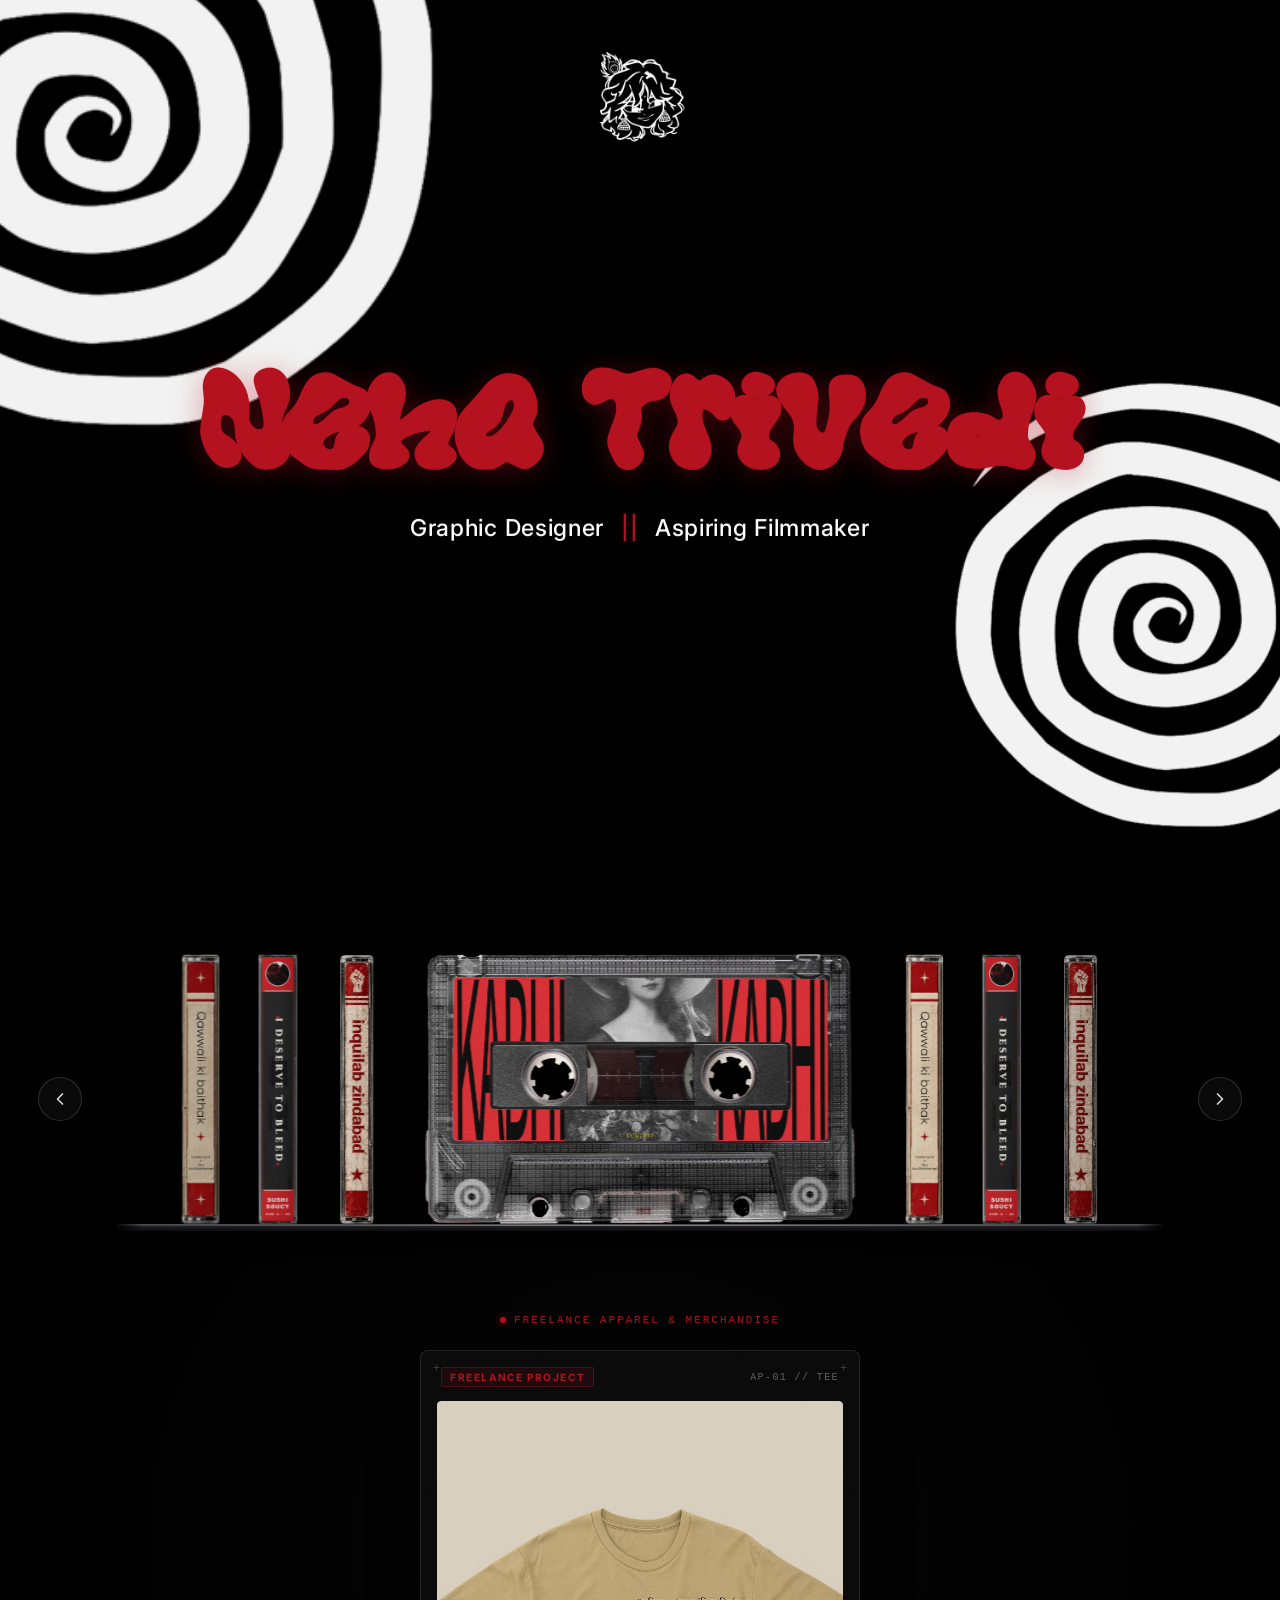
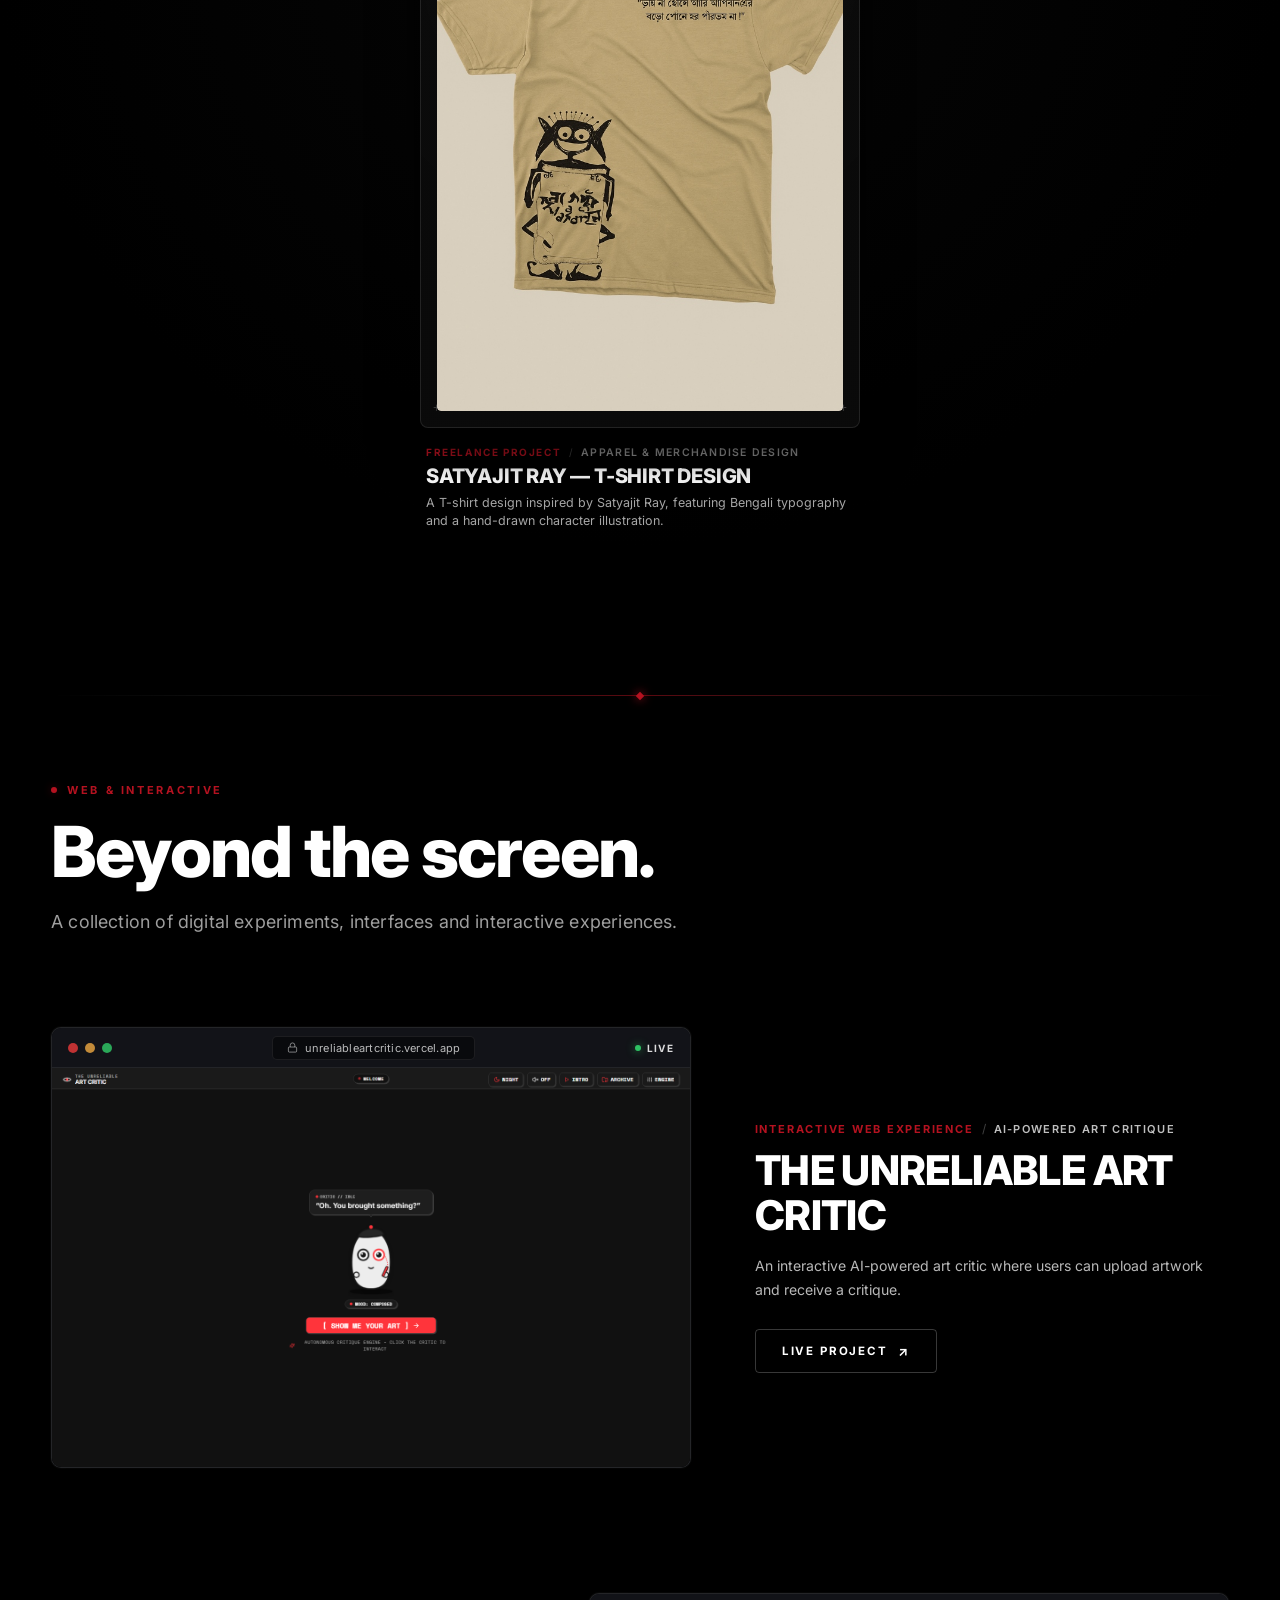
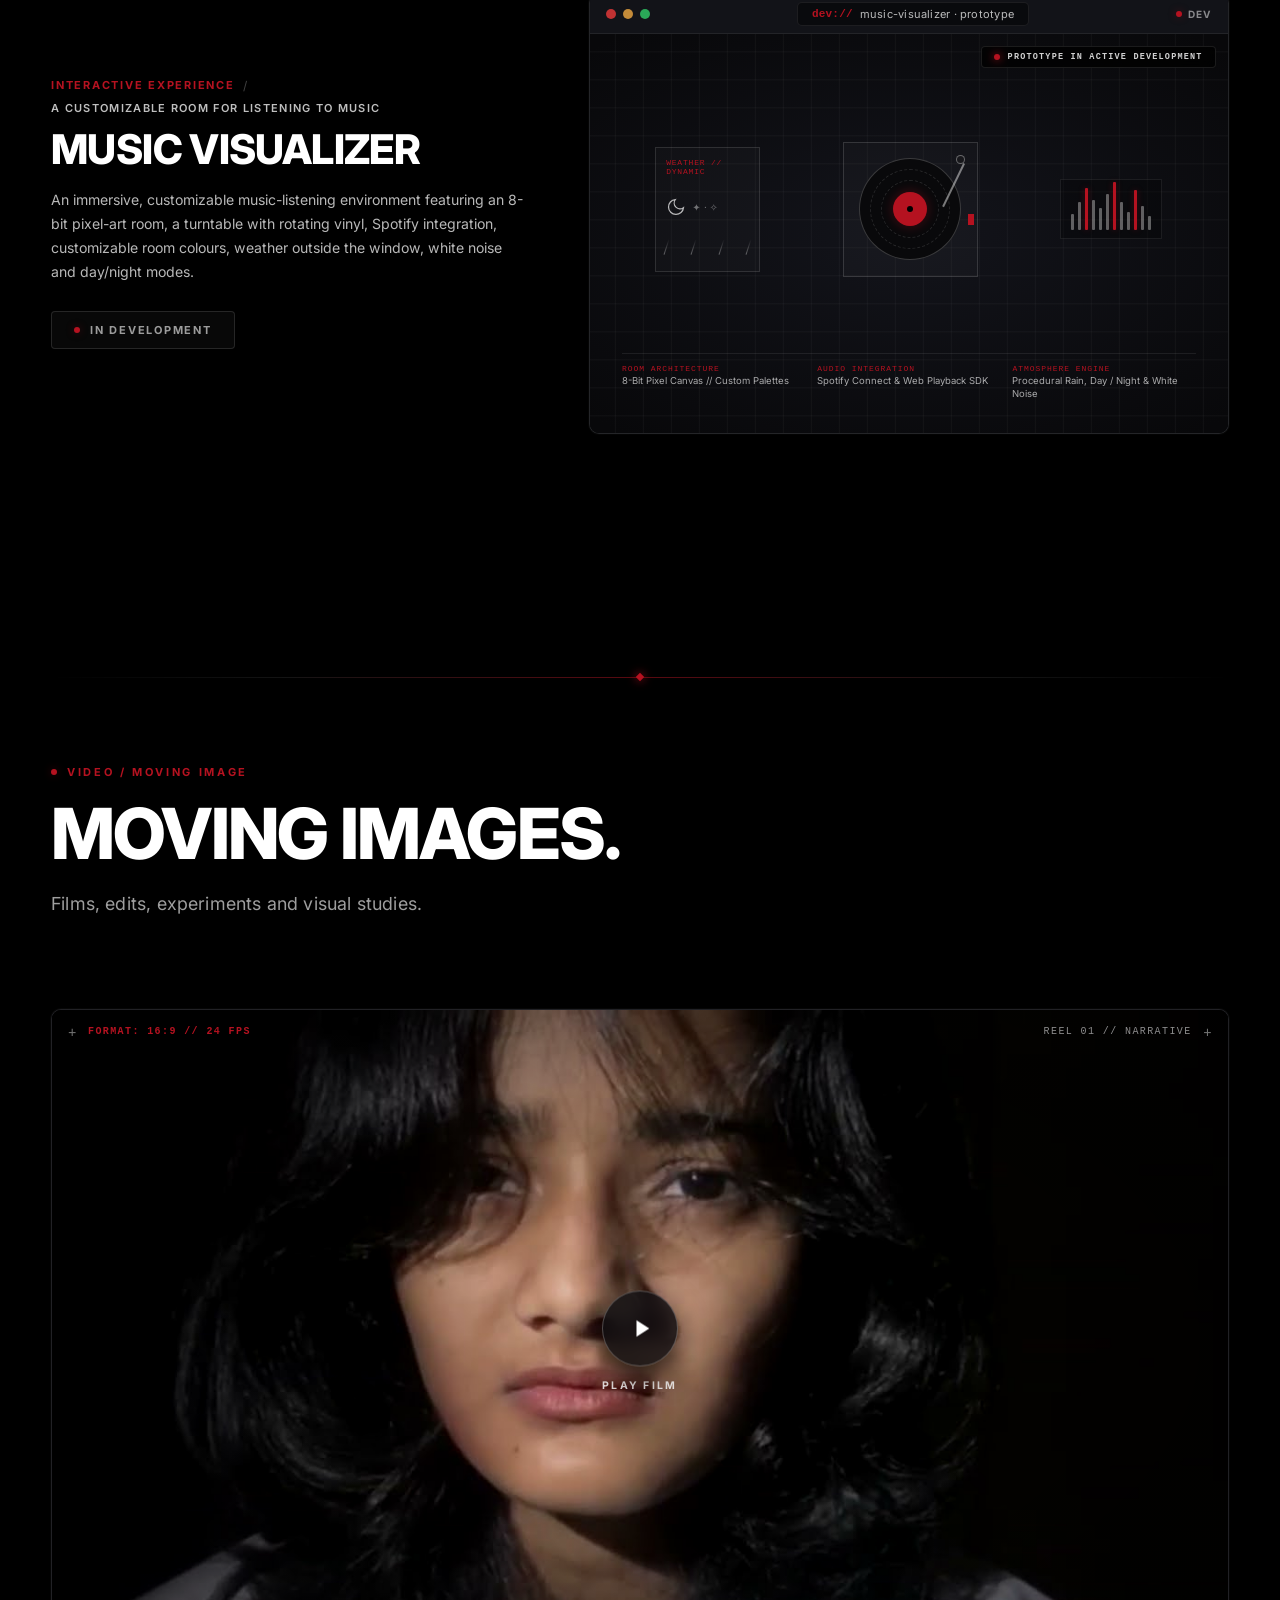
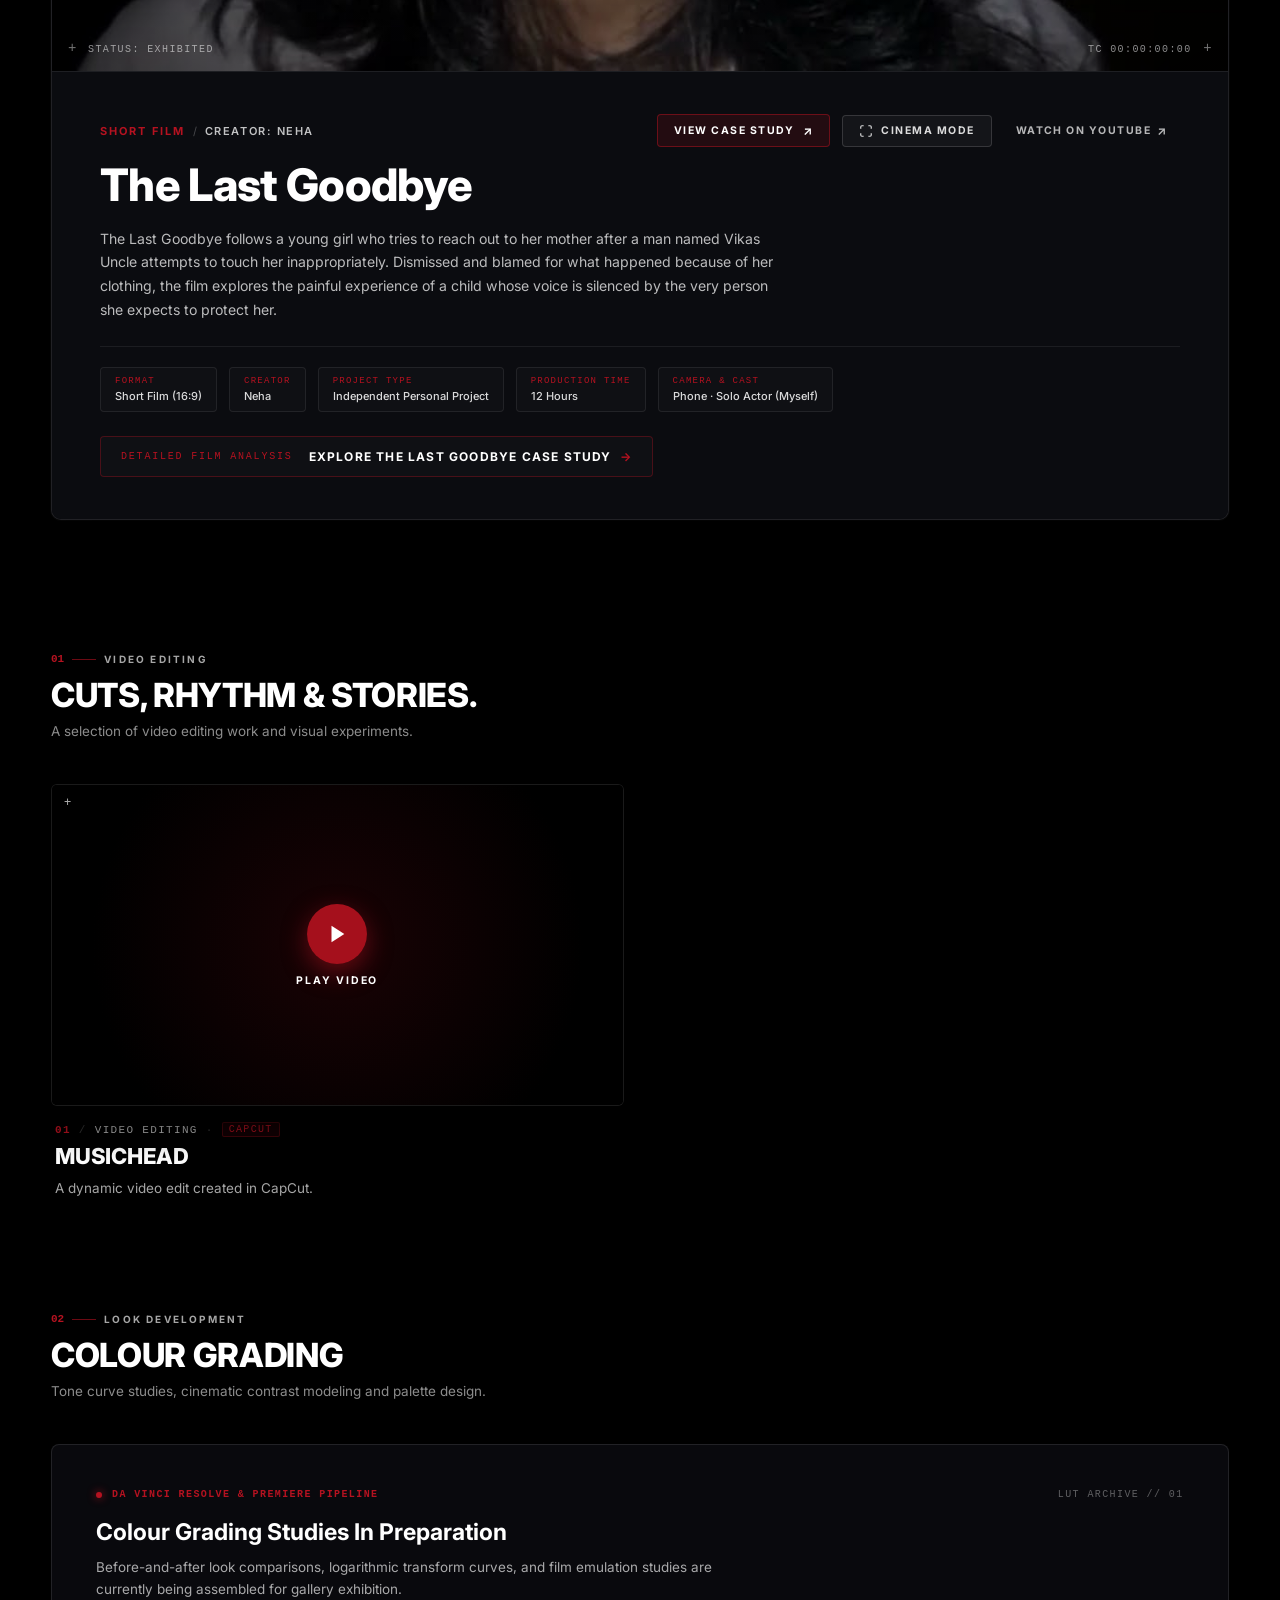
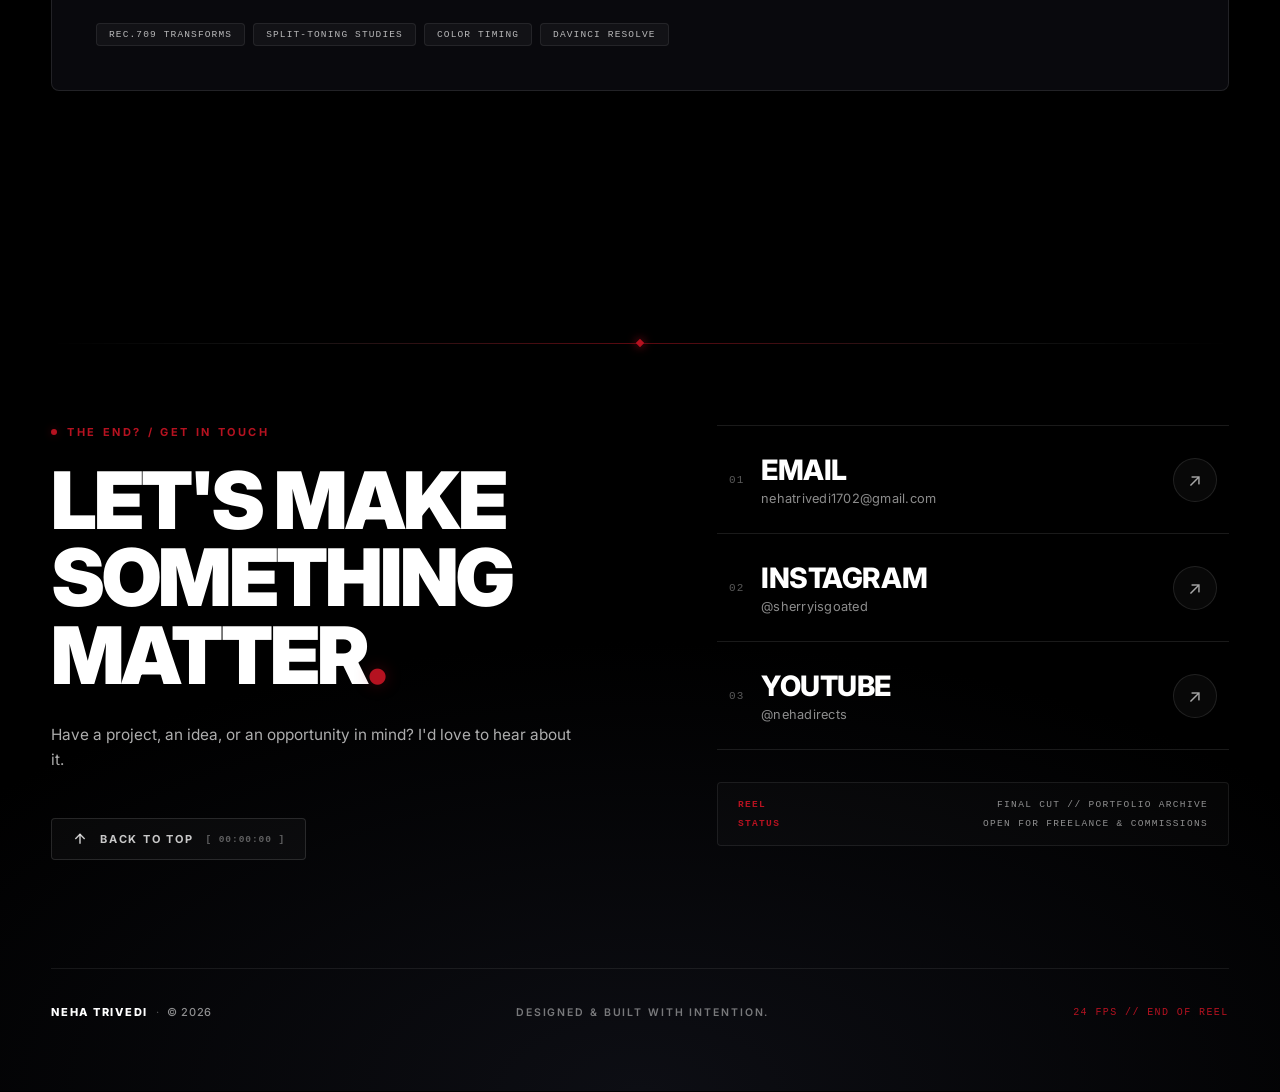
<file: index.html>
<!DOCTYPE html>
<html lang="en">
<head>
  <meta charset="UTF-8">
  <meta name="viewport" content="width=device-width, initial-scale=1.0">
  <title>NEHA TRIVEDI | Graphic Designer || Aspiring Filmmaker</title>
  
  <!-- SEO & Social Sharing Meta Tags -->
  <meta name="description" content="Neha Trivedi — Graphic Designer || Aspiring Filmmaker.">
  <meta name="author" content="Neha Trivedi">
  <meta name="robots" content="index, follow">
  
  <meta property="og:title" content="NEHA TRIVEDI">
  <meta property="og:description" content="Graphic Designer || Aspiring Filmmaker">
  <meta property="og:type" content="website">

  <!-- SVG Favicon -->
  <link rel="icon" type="image/svg+xml" href="assets/images/favicon.svg">

  <!-- Google Fonts: Inter (Sans Subtitle), Rubik Wet Paint / Cinzel (Fallbacks) -->
  <link rel="preconnect" href="https://fonts.googleapis.com">
  <link rel="preconnect" href="https://fonts.gstatic.com" crossorigin>
  <link href="https://fonts.googleapis.com/css2?family=Cinzel:wght@700;800;900&family=Inter:wght@400;500;600;700&family=Rubik+Wet+Paint&display=swap" rel="stylesheet">

  <!-- Preload Character Avatar Images for Instant Hover/Touch Transition -->
  <link rel="preload" as="image" href="assets/images/character.png">
  <link rel="preload" as="image" href="assets/images/png2.png">

  <!-- Preload Cassette Assets for Instant 3D Hover/Flip -->
  <link rel="preload" as="image" href="assets/images/kabhi-kabhi-spine.png">
  <link rel="preload" as="image" href="assets/images/kabhi-kabhi-front.png">
  <link rel="preload" as="image" href="assets/images/fascists-spine.png">
  <link rel="preload" as="image" href="assets/images/fascists-front.png">
  <link rel="preload" as="image" href="assets/images/bleed-spine.png">
  <link rel="preload" as="image" href="assets/images/bleed-front.png">
  <link rel="preload" as="image" href="assets/images/qawwali-spine.png">
  <link rel="preload" as="image" href="assets/images/qawwali-front.png">

  <!-- Main Stylesheet -->
  <link rel="stylesheet" href="style.css?v=4.3">

  <!-- Desktop Cinematic Opening Animation: Session Check (Executes synchronously before render) -->
  <script>
    (function() {
      try {
        var isDesktop = window.innerWidth > 768;
        var prefersReduced = window.matchMedia && window.matchMedia('(prefers-reduced-motion: reduce)').matches;
        var hasPlayed = sessionStorage.getItem('neha_intro_played');
        if (isDesktop && !prefersReduced && !hasPlayed) {
          document.documentElement.classList.add('has-cinematic-intro');
          sessionStorage.setItem('neha_intro_played', 'true');
        }
      } catch (e) {}
    })();
  </script>
</head>
<body>

  <!-- ========================================================================
       HOMEPAGE COMPOSITION: EXACT RECREATION OF ORIGINAL PNG DESIGN
       ======================================================================== -->
  <main id="main-content">
    <section class="hero-section" aria-label="Neha Trivedi Portfolio">
      
      <!-- Authentic Spiral PNG Decorative Layer (Artboard 1.svg Diagonal Framing) -->
      <div class="hero-spiral-layer" aria-hidden="true">
        <!-- Top-Left Spiral: Oversized framing (matching original PNG) -->
        <div class="spiral-anchor spiral-anchor-top-left">
          <img src="assets/images/spiral.png" alt="" class="spiral-spin" width="500" height="500">
        </div>
        <!-- Bottom-Right Spiral: Oversized framing (matching original PNG) -->
        <div class="spiral-anchor spiral-anchor-bottom-right">
          <img src="assets/images/spiral.png" alt="" class="spiral-spin" width="500" height="500">
        </div>
      </div>

      <!-- Interactive Character Avatar (Top-Centre of Homepage) -->
      <div class="hero-character-wrapper" id="hero-character" role="button" aria-label="Interactive character avatar" tabindex="0">
        <img src="assets/images/character.png" alt="Neha Trivedi Character Illustration" class="character-img character-default" width="1024" height="1024">
        <img src="assets/images/png2.png" alt="Neha Trivedi Character - Wink" class="character-img character-hover" width="1024" height="1024">
      </div>

      <!-- Centered Content: Red Lettering + White Subtitle Only -->
      <div class="hero-content-wrapper">
        <div class="hero-editorial-center">
          
          <!-- Exact Title from Original PNG Design in Authentic Aurora Red Lettering -->
          <h1 class="hero-title-aurora" id="hero-name-heading"><span class="hero-name-line">Neha</span> <span class="hero-name-line">Trivedi</span></h1>

          <!-- Exact Subtitle from Original PNG Design -->
          <p class="hero-subtitle" id="hero-subtitle">Graphic Designer <span class="subtitle-pipes">||</span> Aspiring Filmmaker</p>

        </div>
      </div>

    </section>

    <!-- ======================================================================
         GRAPHIC DESIGN: CONTINUOUS HORIZONTAL CASSETTE ARCHIVE
         - Single continuous horizontal shelf row
         - Prominent, large cassettes (6–7 visible on desktop) with generous spacing
         - 14 Cassette instances total (clean, unhurried, intentional)
         - 1-Second hover delay with front 3D reveal
         - Minimal shelf line, vertically centered within the section
         ====================================================================== -->
    <section class="cassette-wall-section" id="graphic-design" aria-label="Graphic Design Continuous Horizontal Cassette Archive">
      <div class="cassette-carousel-wrapper">
        <!-- Subtle Navigation Arrows at Edges -->
        <button class="shelf-nav-btn shelf-nav-prev" id="shelf-prev-btn" aria-label="Previous cassette project" tabindex="0">
          <svg viewBox="0 0 24 24" width="20" height="20" stroke="currentColor" stroke-width="2" fill="none" stroke-linecap="round" stroke-linejoin="round">
            <polyline points="15 18 9 12 15 6"></polyline>
          </svg>
        </button>
        <button class="shelf-nav-btn shelf-nav-next" id="shelf-next-btn" aria-label="Next cassette project" tabindex="0">
          <svg viewBox="0 0 24 24" width="20" height="20" stroke="currentColor" stroke-width="2" fill="none" stroke-linecap="round" stroke-linejoin="round">
            <polyline points="9 18 15 12 9 6"></polyline>
          </svg>
        </button>

        <!-- Centre-Focused Interactive Carousel Stage -->
        <div class="cassette-stage" id="cassette-stage" role="region" aria-label="Centre-focused interactive cassette carousel" tabindex="0">
          <div class="cassette-track" id="cassette-track">
            <div class="cassette-slot" data-project-id="kabhi-kabhi" data-project-index="0" data-index="0" role="button" tabindex="0" aria-label="Kabhi Kabhi Graphic Design Cassette" aria-expanded="false">
              <div class="cassette-flipper">
                <div class="cassette-face cassette-spine"><img src="assets/images/kabhi-kabhi-spine.png" alt="Kabhi Kabhi Cassette Spine" loading="lazy"></div>
                <div class="cassette-face cassette-front"><img src="assets/images/kabhi-kabhi-front.png" alt="Kabhi Kabhi Cassette Front Preview" loading="lazy"></div>
              </div>
            </div>
            <div class="cassette-slot" data-project-id="qawwali-ki-baithak" data-project-index="1" data-index="1" role="button" tabindex="0" aria-label="Qawwali Ki Baithak Graphic Design Cassette" aria-expanded="false">
              <div class="cassette-flipper">
                <div class="cassette-face cassette-spine"><img src="assets/images/qawwali-spine.png" alt="Qawwali Ki Baithak Cassette Spine" loading="lazy"></div>
                <div class="cassette-face cassette-front"><img src="assets/images/qawwali-front.png" alt="Qawwali Ki Baithak Cassette Front Preview" loading="lazy"></div>
              </div>
            </div>
            <div class="cassette-slot" data-project-id="i-deserve-to-bleed" data-project-index="2" data-index="2" role="button" tabindex="0" aria-label="I Deserve to Bleed Graphic Design Cassette" aria-expanded="false">
              <div class="cassette-flipper">
                <div class="cassette-face cassette-spine"><img src="assets/images/bleed-spine.png" alt="I Deserve to Bleed Cassette Spine" loading="lazy"></div>
                <div class="cassette-face cassette-front"><img src="assets/images/bleed-front.png" alt="I Deserve to Bleed Cassette Front Preview" loading="lazy"></div>
              </div>
            </div>
            <div class="cassette-slot" data-project-id="art-against-fascists" data-project-index="3" data-index="3" role="button" tabindex="0" aria-label="Art Against Fascists Graphic Design Cassette" aria-expanded="false">
              <div class="cassette-flipper">
                <div class="cassette-face cassette-spine"><img src="assets/images/fascists-spine.png" alt="Art Against Fascists Cassette Spine" loading="lazy"></div>
                <div class="cassette-face cassette-front"><img src="assets/images/fascists-front.png" alt="Art Against Fascists Cassette Front Preview" loading="lazy"></div>
              </div>
            </div>
            <div class="cassette-slot" data-project-id="kabhi-kabhi" data-project-index="0" data-index="4" role="button" tabindex="0" aria-label="Kabhi Kabhi Graphic Design Cassette" aria-expanded="false">
              <div class="cassette-flipper">
                <div class="cassette-face cassette-spine"><img src="assets/images/kabhi-kabhi-spine.png" alt="Kabhi Kabhi Cassette Spine" loading="lazy"></div>
                <div class="cassette-face cassette-front"><img src="assets/images/kabhi-kabhi-front.png" alt="Kabhi Kabhi Cassette Front Preview" loading="lazy"></div>
              </div>
            </div>
            <div class="cassette-slot" data-project-id="qawwali-ki-baithak" data-project-index="1" data-index="5" role="button" tabindex="0" aria-label="Qawwali Ki Baithak Graphic Design Cassette" aria-expanded="false">
              <div class="cassette-flipper">
                <div class="cassette-face cassette-spine"><img src="assets/images/qawwali-spine.png" alt="Qawwali Ki Baithak Cassette Spine" loading="lazy"></div>
                <div class="cassette-face cassette-front"><img src="assets/images/qawwali-front.png" alt="Qawwali Ki Baithak Cassette Front Preview" loading="lazy"></div>
              </div>
            </div>
            <div class="cassette-slot" data-project-id="i-deserve-to-bleed" data-project-index="2" data-index="6" role="button" tabindex="0" aria-label="I Deserve to Bleed Graphic Design Cassette" aria-expanded="false">
              <div class="cassette-flipper">
                <div class="cassette-face cassette-spine"><img src="assets/images/bleed-spine.png" alt="I Deserve to Bleed Cassette Spine" loading="lazy"></div>
                <div class="cassette-face cassette-front"><img src="assets/images/bleed-front.png" alt="I Deserve to Bleed Cassette Front Preview" loading="lazy"></div>
              </div>
            </div>
            <div class="cassette-slot" data-project-id="art-against-fascists" data-project-index="3" data-index="7" role="button" tabindex="0" aria-label="Art Against Fascists Graphic Design Cassette" aria-expanded="false">
              <div class="cassette-flipper">
                <div class="cassette-face cassette-spine"><img src="assets/images/fascists-spine.png" alt="Art Against Fascists Cassette Spine" loading="lazy"></div>
                <div class="cassette-face cassette-front"><img src="assets/images/fascists-front.png" alt="Art Against Fascists Cassette Front Preview" loading="lazy"></div>
              </div>
            </div>
            <div class="cassette-slot" data-project-id="kabhi-kabhi" data-project-index="0" data-index="8" role="button" tabindex="0" aria-label="Kabhi Kabhi Graphic Design Cassette" aria-expanded="false">
              <div class="cassette-flipper">
                <div class="cassette-face cassette-spine"><img src="assets/images/kabhi-kabhi-spine.png" alt="Kabhi Kabhi Cassette Spine" loading="lazy"></div>
                <div class="cassette-face cassette-front"><img src="assets/images/kabhi-kabhi-front.png" alt="Kabhi Kabhi Cassette Front Preview" loading="lazy"></div>
              </div>
            </div>
            <div class="cassette-slot" data-project-id="qawwali-ki-baithak" data-project-index="1" data-index="9" role="button" tabindex="0" aria-label="Qawwali Ki Baithak Graphic Design Cassette" aria-expanded="false">
              <div class="cassette-flipper">
                <div class="cassette-face cassette-spine"><img src="assets/images/qawwali-spine.png" alt="Qawwali Ki Baithak Cassette Spine" loading="lazy"></div>
                <div class="cassette-face cassette-front"><img src="assets/images/qawwali-front.png" alt="Qawwali Ki Baithak Cassette Front Preview" loading="lazy"></div>
              </div>
            </div>
            <div class="cassette-slot" data-project-id="i-deserve-to-bleed" data-project-index="2" data-index="10" role="button" tabindex="0" aria-label="I Deserve to Bleed Graphic Design Cassette" aria-expanded="false">
              <div class="cassette-flipper">
                <div class="cassette-face cassette-spine"><img src="assets/images/bleed-spine.png" alt="I Deserve to Bleed Cassette Spine" loading="lazy"></div>
                <div class="cassette-face cassette-front"><img src="assets/images/bleed-front.png" alt="I Deserve to Bleed Cassette Front Preview" loading="lazy"></div>
              </div>
            </div>
            <div class="cassette-slot" data-project-id="art-against-fascists" data-project-index="3" data-index="11" role="button" tabindex="0" aria-label="Art Against Fascists Graphic Design Cassette" aria-expanded="false">
              <div class="cassette-flipper">
                <div class="cassette-face cassette-spine"><img src="assets/images/fascists-spine.png" alt="Art Against Fascists Cassette Spine" loading="lazy"></div>
                <div class="cassette-face cassette-front"><img src="assets/images/fascists-front.png" alt="Art Against Fascists Cassette Front Preview" loading="lazy"></div>
              </div>
            </div>
            <div class="cassette-slot" data-project-id="kabhi-kabhi" data-project-index="0" data-index="12" role="button" tabindex="0" aria-label="Kabhi Kabhi Graphic Design Cassette" aria-expanded="false">
              <div class="cassette-flipper">
                <div class="cassette-face cassette-spine"><img src="assets/images/kabhi-kabhi-spine.png" alt="Kabhi Kabhi Cassette Spine" loading="lazy"></div>
                <div class="cassette-face cassette-front"><img src="assets/images/kabhi-kabhi-front.png" alt="Kabhi Kabhi Cassette Front Preview" loading="lazy"></div>
              </div>
            </div>
            <div class="cassette-slot" data-project-id="qawwali-ki-baithak" data-project-index="1" data-index="13" role="button" tabindex="0" aria-label="Qawwali Ki Baithak Graphic Design Cassette" aria-expanded="false">
              <div class="cassette-flipper">
                <div class="cassette-face cassette-spine"><img src="assets/images/qawwali-spine.png" alt="Qawwali Ki Baithak Cassette Spine" loading="lazy"></div>
                <div class="cassette-face cassette-front"><img src="assets/images/qawwali-front.png" alt="Qawwali Ki Baithak Cassette Front Preview" loading="lazy"></div>
              </div>
            </div>
            <div class="cassette-slot" data-project-id="i-deserve-to-bleed" data-project-index="2" data-index="14" role="button" tabindex="0" aria-label="I Deserve to Bleed Graphic Design Cassette" aria-expanded="false">
              <div class="cassette-flipper">
                <div class="cassette-face cassette-spine"><img src="assets/images/bleed-spine.png" alt="I Deserve to Bleed Cassette Spine" loading="lazy"></div>
                <div class="cassette-face cassette-front"><img src="assets/images/bleed-front.png" alt="I Deserve to Bleed Cassette Front Preview" loading="lazy"></div>
              </div>
            </div>
            <div class="cassette-slot" data-project-id="art-against-fascists" data-project-index="3" data-index="15" role="button" tabindex="0" aria-label="Art Against Fascists Graphic Design Cassette" aria-expanded="false">
              <div class="cassette-flipper">
                <div class="cassette-face cassette-spine"><img src="assets/images/fascists-spine.png" alt="Art Against Fascists Cassette Spine" loading="lazy"></div>
                <div class="cassette-face cassette-front"><img src="assets/images/fascists-front.png" alt="Art Against Fascists Cassette Front Preview" loading="lazy"></div>
              </div>
            </div>
            <div class="cassette-slot" data-project-id="kabhi-kabhi" data-project-index="0" data-index="16" role="button" tabindex="0" aria-label="Kabhi Kabhi Graphic Design Cassette" aria-expanded="false">
              <div class="cassette-flipper">
                <div class="cassette-face cassette-spine"><img src="assets/images/kabhi-kabhi-spine.png" alt="Kabhi Kabhi Cassette Spine" loading="lazy"></div>
                <div class="cassette-face cassette-front"><img src="assets/images/kabhi-kabhi-front.png" alt="Kabhi Kabhi Cassette Front Preview" loading="lazy"></div>
              </div>
            </div>
            <div class="cassette-slot" data-project-id="qawwali-ki-baithak" data-project-index="1" data-index="17" role="button" tabindex="0" aria-label="Qawwali Ki Baithak Graphic Design Cassette" aria-expanded="false">
              <div class="cassette-flipper">
                <div class="cassette-face cassette-spine"><img src="assets/images/qawwali-spine.png" alt="Qawwali Ki Baithak Cassette Spine" loading="lazy"></div>
                <div class="cassette-face cassette-front"><img src="assets/images/qawwali-front.png" alt="Qawwali Ki Baithak Cassette Front Preview" loading="lazy"></div>
              </div>
            </div>
            <div class="cassette-slot" data-project-id="i-deserve-to-bleed" data-project-index="2" data-index="18" role="button" tabindex="0" aria-label="I Deserve to Bleed Graphic Design Cassette" aria-expanded="false">
              <div class="cassette-flipper">
                <div class="cassette-face cassette-spine"><img src="assets/images/bleed-spine.png" alt="I Deserve to Bleed Cassette Spine" loading="lazy"></div>
                <div class="cassette-face cassette-front"><img src="assets/images/bleed-front.png" alt="I Deserve to Bleed Cassette Front Preview" loading="lazy"></div>
              </div>
            </div>
            <div class="cassette-slot" data-project-id="art-against-fascists" data-project-index="3" data-index="19" role="button" tabindex="0" aria-label="Art Against Fascists Graphic Design Cassette" aria-expanded="false">
              <div class="cassette-flipper">
                <div class="cassette-face cassette-spine"><img src="assets/images/fascists-spine.png" alt="Art Against Fascists Cassette Spine" loading="lazy"></div>
                <div class="cassette-face cassette-front"><img src="assets/images/fascists-front.png" alt="Art Against Fascists Cassette Front Preview" loading="lazy"></div>
              </div>
            </div>
            <div class="cassette-slot" data-project-id="kabhi-kabhi" data-project-index="0" data-index="20" role="button" tabindex="0" aria-label="Kabhi Kabhi Graphic Design Cassette" aria-expanded="false">
              <div class="cassette-flipper">
                <div class="cassette-face cassette-spine"><img src="assets/images/kabhi-kabhi-spine.png" alt="Kabhi Kabhi Cassette Spine" loading="lazy"></div>
                <div class="cassette-face cassette-front"><img src="assets/images/kabhi-kabhi-front.png" alt="Kabhi Kabhi Cassette Front Preview" loading="lazy"></div>
              </div>
            </div>
            <div class="cassette-slot" data-project-id="qawwali-ki-baithak" data-project-index="1" data-index="21" role="button" tabindex="0" aria-label="Qawwali Ki Baithak Graphic Design Cassette" aria-expanded="false">
              <div class="cassette-flipper">
                <div class="cassette-face cassette-spine"><img src="assets/images/qawwali-spine.png" alt="Qawwali Ki Baithak Cassette Spine" loading="lazy"></div>
                <div class="cassette-face cassette-front"><img src="assets/images/qawwali-front.png" alt="Qawwali Ki Baithak Cassette Front Preview" loading="lazy"></div>
              </div>
            </div>
            <div class="cassette-slot" data-project-id="i-deserve-to-bleed" data-project-index="2" data-index="22" role="button" tabindex="0" aria-label="I Deserve to Bleed Graphic Design Cassette" aria-expanded="false">
              <div class="cassette-flipper">
                <div class="cassette-face cassette-spine"><img src="assets/images/bleed-spine.png" alt="I Deserve to Bleed Cassette Spine" loading="lazy"></div>
                <div class="cassette-face cassette-front"><img src="assets/images/bleed-front.png" alt="I Deserve to Bleed Cassette Front Preview" loading="lazy"></div>
              </div>
            </div>
            <div class="cassette-slot" data-project-id="art-against-fascists" data-project-index="3" data-index="23" role="button" tabindex="0" aria-label="Art Against Fascists Graphic Design Cassette" aria-expanded="false">
              <div class="cassette-flipper">
                <div class="cassette-face cassette-spine"><img src="assets/images/fascists-spine.png" alt="Art Against Fascists Cassette Spine" loading="lazy"></div>
                <div class="cassette-face cassette-front"><img src="assets/images/fascists-front.png" alt="Art Against Fascists Cassette Front Preview" loading="lazy"></div>
              </div>
            </div>
            <div class="cassette-slot" data-project-id="kabhi-kabhi" data-project-index="0" data-index="24" role="button" tabindex="0" aria-label="Kabhi Kabhi Graphic Design Cassette" aria-expanded="false">
              <div class="cassette-flipper">
                <div class="cassette-face cassette-spine"><img src="assets/images/kabhi-kabhi-spine.png" alt="Kabhi Kabhi Cassette Spine" loading="lazy"></div>
                <div class="cassette-face cassette-front"><img src="assets/images/kabhi-kabhi-front.png" alt="Kabhi Kabhi Cassette Front Preview" loading="lazy"></div>
              </div>
            </div>
            <div class="cassette-slot" data-project-id="qawwali-ki-baithak" data-project-index="1" data-index="25" role="button" tabindex="0" aria-label="Qawwali Ki Baithak Graphic Design Cassette" aria-expanded="false">
              <div class="cassette-flipper">
                <div class="cassette-face cassette-spine"><img src="assets/images/qawwali-spine.png" alt="Qawwali Ki Baithak Cassette Spine" loading="lazy"></div>
                <div class="cassette-face cassette-front"><img src="assets/images/qawwali-front.png" alt="Qawwali Ki Baithak Cassette Front Preview" loading="lazy"></div>
              </div>
            </div>
            <div class="cassette-slot" data-project-id="i-deserve-to-bleed" data-project-index="2" data-index="26" role="button" tabindex="0" aria-label="I Deserve to Bleed Graphic Design Cassette" aria-expanded="false">
              <div class="cassette-flipper">
                <div class="cassette-face cassette-spine"><img src="assets/images/bleed-spine.png" alt="I Deserve to Bleed Cassette Spine" loading="lazy"></div>
                <div class="cassette-face cassette-front"><img src="assets/images/bleed-front.png" alt="I Deserve to Bleed Cassette Front Preview" loading="lazy"></div>
              </div>
            </div>
            <div class="cassette-slot" data-project-id="art-against-fascists" data-project-index="3" data-index="27" role="button" tabindex="0" aria-label="Art Against Fascists Graphic Design Cassette" aria-expanded="false">
              <div class="cassette-flipper">
                <div class="cassette-face cassette-spine"><img src="assets/images/fascists-spine.png" alt="Art Against Fascists Cassette Spine" loading="lazy"></div>
                <div class="cassette-face cassette-front"><img src="assets/images/fascists-front.png" alt="Art Against Fascists Cassette Front Preview" loading="lazy"></div>
              </div>
            </div>
          </div>
          <!-- Minimal physical shelf line directly beneath cassette baseline -->
          <div class="shelf-ledge continuous-ledge" aria-hidden="true"></div>
        </div>
      </div>

      <!-- ====================================================================
           DISTINCT GRAPHIC DESIGN PROJECT: FREELANCE APPAREL ENTRY
           - Dedicated project card / visual entry for Satyajit Ray T-Shirt Design
           - Labeled FREELANCE PROJECT with Category: APPAREL & MERCHANDISE DESIGN
           - Hover reveals project title & category
           - Click opens focused project detail view or case study
           - Preserves existing cassette archive untouched
           ==================================================================== -->
      <div class="graphic-freelance-showcase web-reveal" id="freelance-apparel-showcase">
        
        <div class="freelance-section-header">
          <div class="freelance-kicker">
            <span class="freelance-kicker-dot" aria-hidden="true"></span>
            <span class="freelance-kicker-text">FREELANCE APPAREL &amp; MERCHANDISE</span>
          </div>
        </div>

        <div class="freelance-card-container">
          <article class="freelance-card" 
                   id="satyajit-ray-tshirt-card" 
                   tabindex="0" 
                   role="button" 
                   aria-label="Open SATYAJIT RAY — T-SHIRT DESIGN project details">
            
            <div class="freelance-card-frame">
              <!-- Corner registration marks for cinematic/film editorial feel -->
              <div class="freelance-film-corners" aria-hidden="true">
                <span class="corner-cross corner-tl">+</span>
                <span class="corner-cross corner-tr">+</span>
                <span class="corner-cross corner-bl">+</span>
                <span class="corner-cross corner-br">+</span>
              </div>

              <!-- Top Badge Bar -->
              <div class="freelance-card-badge-bar">
                <span class="freelance-pill-badge">FREELANCE PROJECT</span>
                <span class="freelance-code-tag" aria-hidden="true">AP-01 // TEE</span>
              </div>

              <!-- Uncropped full-scale T-shirt Mockup (682x1024, ratio ~2:3) -->
              <div class="freelance-card-image-box">
                <img src="assets/images/satyajit-ray-tshirt.jpg" 
                     alt="SATYAJIT RAY — T-SHIRT DESIGN apparel mockup featuring Bengali typography and hand-drawn character illustration" 
                     class="freelance-mockup-img" 
                     loading="lazy" 
                     width="682" 
                     height="1024">
              </div>

              <!-- On hover, reveal the project title and category -->
              <div class="freelance-hover-sheet">
                <div class="freelance-hover-content">
                  <span class="hover-badge">FREELANCE PROJECT</span>
                  <h3 class="hover-title">SATYAJIT RAY — T-SHIRT DESIGN</h3>
                  <p class="hover-category">APPAREL &amp; MERCHANDISE DESIGN</p>
                  <p class="hover-summary">A T-shirt design inspired by Satyajit Ray, featuring Bengali typography and a hand-drawn character illustration.</p>
                  <a href="case-study-satyajit-ray-tshirt.html" 
                     class="hover-cta-pill" 
                     id="freelance-explore-btn" 
                     aria-label="Explore Satyajit Ray T-Shirt Design Project">
                    <span>EXPLORE PROJECT</span>
                    <span class="hover-arrow">↗</span>
                  </a>
                </div>
              </div>
            </div>

            <!-- Static Editorial Caption Below Card (Accessible, visible on all viewports) -->
            <div class="freelance-card-info">
              <div class="freelance-info-meta">
                <span class="freelance-info-badge">FREELANCE PROJECT</span>
                <span class="freelance-info-sep" aria-hidden="true">/</span>
                <span class="freelance-info-cat">APPAREL &amp; MERCHANDISE DESIGN</span>
              </div>
              <h3 class="freelance-info-title">SATYAJIT RAY — T-SHIRT DESIGN</h3>
              <p class="freelance-info-desc">
                A T-shirt design inspired by Satyajit Ray, featuring Bengali typography and a hand-drawn character illustration.
              </p>
            </div>

          </article>
        </div>
      </div>

    </section>

    <!-- ======================================================================
         WEB & INTERACTIVE: DIGITAL EXHIBITION
         - Digital exhibition aesthetic: black, white and deep red
         - Editorial typography, clean spacing, restrained accents
         - Browser-window frames with clean interface previews
         - Project 1: The Unreliable Art Critic (Live)
         - Project 2: Music Visualizer (In Development)
         ====================================================================== -->
    <section class="web-interactive-section" id="web-interactive" aria-label="Web &amp; Interactive Projects">
      
      <!-- Subtle transitional hairline separating cassette shelf from web exhibition -->
      <div class="web-interactive-divider" aria-hidden="true">
        <span class="web-divider-accent"></span>
      </div>

      <div class="web-interactive-container">
        <!-- Section Introduction -->
        <header class="web-interactive-header web-reveal">
          <div class="web-kicker">
            <span class="web-kicker-dot" aria-hidden="true"></span>
            <span class="web-kicker-text">WEB &amp; INTERACTIVE</span>
          </div>
          <h2 class="web-main-title">Beyond the screen.</h2>
          <p class="web-subtitle">A collection of digital experiments, interfaces and interactive experiences.</p>
        </header>

        <!-- Projects Exhibition List -->
        <div class="web-projects-list">
          
          <!-- PROJECT 1: THE UNRELIABLE ART CRITIC (LIVE) -->
          <article class="web-project-showcase web-project-live web-reveal" id="unreliable-art-critic" data-project="unreliable-art-critic">
            
            <!-- Browser Window Frame Preview -->
            <div class="browser-frame-wrapper">
              <a href="https://unreliableartcritic.vercel.app" 
                 target="_blank" 
                 rel="noopener noreferrer" 
                 class="browser-window-link" 
                 aria-label="Open The Unreliable Art Critic live website in a new tab">
                <div class="browser-frame">
                  <div class="browser-bar">
                    <div class="browser-dots" aria-hidden="true">
                      <span class="browser-dot browser-dot-red"></span>
                      <span class="browser-dot browser-dot-yellow"></span>
                      <span class="browser-dot browser-dot-green"></span>
                    </div>
                    <div class="browser-address">
                      <svg class="browser-lock-icon" viewBox="0 0 24 24" width="11" height="11" stroke="currentColor" stroke-width="2" fill="none" aria-hidden="true">
                        <rect x="3" y="11" width="18" height="11" rx="2" ry="2"></rect>
                        <path d="M7 11V7a5 5 0 0 1 10 0v4"></path>
                      </svg>
                      <span class="browser-url-text">unreliableartcritic.vercel.app</span>
                    </div>
                    <div class="browser-status-chip">
                      <span class="pulse-dot-live" aria-hidden="true"></span>
                      <span class="status-chip-text">LIVE</span>
                    </div>
                  </div>
                  <div class="browser-viewport">
                    <img src="assets/images/unreliable-art-critic.png" 
                         alt="The Unreliable Art Critic — Interactive AI-powered Art Critique Interface" 
                         class="browser-img" 
                         loading="lazy" 
                         width="1440" 
                         height="900">
                    <div class="browser-overlay-hint" aria-hidden="true">
                      <span class="overlay-hint-pill">
                        LAUNCH EXPERIENCE <span class="arrow-glyph">↗</span>
                      </span>
                    </div>
                  </div>
                </div>
              </a>
            </div>

            <!-- Project Editorial Information -->
            <div class="web-project-info">
              <div class="web-project-meta">
                <span class="web-project-tag">Interactive Web Experience</span>
                <span class="web-meta-separator" aria-hidden="true">/</span>
                <span class="web-project-subtag">AI-powered art critique</span>
              </div>
              <h3 class="web-project-title">THE UNRELIABLE ART CRITIC</h3>
              <p class="web-project-desc">
                An interactive AI-powered art critic where users can upload artwork and receive a critique.
              </p>
              <div class="web-project-actions">
                <a href="https://unreliableartcritic.vercel.app" 
                   target="_blank" 
                   rel="noopener noreferrer" 
                   class="web-cta-btn web-cta-live"
                   aria-label="Launch The Unreliable Art Critic live project (opens in a new tab)">
                  <span>LIVE PROJECT</span>
                  <span class="arrow-glyph" aria-hidden="true">↗</span>
                </a>
              </div>
            </div>

          </article>

          <!-- PROJECT 2: MUSIC VISUALIZER (IN DEVELOPMENT) -->
          <article class="web-project-showcase web-project-dev web-project-reverse web-reveal" id="music-visualizer" data-project="music-visualizer">
            
            <!-- Browser Window Frame Preview with Restrained Schematic Treatment -->
            <div class="browser-frame-wrapper">
              <div class="browser-frame browser-frame-dev" tabindex="0" role="region" aria-label="Music Visualizer interface schematic preview">
                <div class="browser-bar">
                  <div class="browser-dots" aria-hidden="true">
                    <span class="browser-dot browser-dot-red"></span>
                    <span class="browser-dot browser-dot-yellow"></span>
                    <span class="browser-dot browser-dot-green"></span>
                  </div>
                  <div class="browser-address">
                    <span class="browser-dev-prefix">dev://</span>
                    <span class="browser-url-text">music-visualizer · prototype</span>
                  </div>
                  <div class="browser-status-chip browser-chip-dev">
                    <span class="pulse-dot-dev" aria-hidden="true"></span>
                    <span class="status-chip-text">DEV</span>
                  </div>
                </div>
                
                <div class="browser-viewport browser-viewport-schematic">
                  <!-- Restrained Exhibition Placeholder Schematic -->
                  <div class="schematic-canvas">
                    <div class="schematic-grid" aria-hidden="true"></div>
                    
                    <!-- Schematic Architectural Diagram -->
                    <div class="schematic-composition" aria-hidden="true">
                      <!-- Isometric Room Wireframe -->
                      <div class="schematic-room">
                        <!-- Window with Weather System -->
                        <div class="schematic-window">
                          <span class="window-weather-indicator">WEATHER // DYNAMIC</span>
                          <div class="window-celestial">
                            <svg viewBox="0 0 24 24" width="20" height="20" stroke="currentColor" stroke-width="1.5" fill="none">
                              <path d="M21 12.79A9 9 0 1 1 11.21 3 7 7 0 0 0 21 12.79z"></path>
                            </svg>
                            <span class="celestial-stars">✦ · ✧</span>
                          </div>
                          <div class="window-rain-lines">
                            <span></span><span></span><span></span><span></span>
                          </div>
                        </div>

                        <!-- Turntable & Vinyl Platter Module -->
                        <div class="schematic-turntable">
                          <div class="vinyl-disc">
                            <div class="vinyl-groove groove-outer"></div>
                            <div class="vinyl-groove groove-inner"></div>
                            <div class="vinyl-center-label">
                              <span class="vinyl-spindle"></span>
                            </div>
                          </div>
                          <div class="tonearm-assembly">
                            <span class="tonearm-pivot"></span>
                            <span class="tonearm-arm"></span>
                            <span class="tonearm-cartridge"></span>
                          </div>
                        </div>

                        <!-- Real-time Audio Spectrum Frequencies -->
                        <div class="schematic-audio-spectrum">
                          <span class="spec-bar spec-bar-1"></span>
                          <span class="spec-bar spec-bar-2"></span>
                          <span class="spec-bar spec-bar-3"></span>
                          <span class="spec-bar spec-bar-4"></span>
                          <span class="spec-bar spec-bar-5"></span>
                          <span class="spec-bar spec-bar-6"></span>
                          <span class="spec-bar spec-bar-7"></span>
                          <span class="spec-bar spec-bar-8"></span>
                          <span class="spec-bar spec-bar-9"></span>
                          <span class="spec-bar spec-bar-10"></span>
                          <span class="spec-bar spec-bar-11"></span>
                          <span class="spec-bar spec-bar-12"></span>
                        </div>
                      </div>

                      <!-- Architecture Nodes / System Specifications -->
                      <div class="schematic-nodes">
                        <div class="schematic-node node-left">
                          <span class="node-tag">ROOM ARCHITECTURE</span>
                          <span class="node-val">8-Bit Pixel Canvas // Custom Palettes</span>
                        </div>
                        <div class="schematic-node node-right">
                          <span class="node-tag">AUDIO INTEGRATION</span>
                          <span class="node-val">Spotify Connect &amp; Web Playback SDK</span>
                        </div>
                        <div class="schematic-node node-bottom">
                          <span class="node-tag">ATMOSPHERE ENGINE</span>
                          <span class="node-val">Procedural Rain, Day / Night &amp; White Noise</span>
                        </div>
                      </div>
                    </div>

                    <!-- Schematic Status Overlay Badge -->
                    <div class="schematic-status-banner">
                      <span class="pulse-beacon" aria-hidden="true"></span>
                      <span class="status-banner-text">PROTOTYPE IN ACTIVE DEVELOPMENT</span>
                    </div>
                  </div>
                </div>
              </div>
            </div>

            <!-- Project Editorial Information -->
            <div class="web-project-info">
              <div class="web-project-meta">
                <span class="web-project-tag">Interactive Experience</span>
                <span class="web-meta-separator" aria-hidden="true">/</span>
                <span class="web-project-subtag">A customizable room for listening to music</span>
              </div>
              <h3 class="web-project-title">MUSIC VISUALIZER</h3>
              <p class="web-project-desc">
                An immersive, customizable music-listening environment featuring an 8-bit pixel-art room, a turntable with rotating vinyl, Spotify integration, customizable room colours, weather outside the window, white noise and day/night modes.
              </p>
              <div class="web-project-actions">
                <div class="web-status-pill web-status-dev" aria-label="Status: In Development">
                  <span class="pulse-dot-dev" aria-hidden="true"></span>
                  <span>IN DEVELOPMENT</span>
                </div>
              </div>
            </div>

          </article>

        </div>
      </div>
    </section>

    <!-- ======================================================================
         VIDEO GALLERY: EDITORIAL FILM EXHIBITION
         - Films, edits, experiments and visual studies
         - Cinematic presentation with 16:9 responsive video frame
         - Featured: The Last Goodbye (Short Film)
         - Subsections: Video Editing, Colour Grading, Visual Experiments
         - Data-driven extensible registry with dedicated cinema overlay
         ====================================================================== -->
    <section class="video-gallery-section" id="video-gallery" aria-label="Video Gallery &amp; Moving Image Exhibition">
      
      <!-- Subtle transitional hairline from Web & Interactive -->
      <div class="video-section-divider" aria-hidden="true">
        <span class="video-divider-accent"></span>
      </div>

      <div class="video-gallery-container">
        
        <!-- 1. SECTION INTRODUCTION -->
        <header class="video-gallery-header video-reveal">
          <div class="video-kicker">
            <span class="video-kicker-dot" aria-hidden="true"></span>
            <span class="video-kicker-text">VIDEO / MOVING IMAGE</span>
          </div>
          <h2 class="video-main-title">MOVING IMAGES.</h2>
          <p class="video-subtitle">Films, edits, experiments and visual studies.</p>
        </header>

        <!-- 2. FEATURED PROJECT: THE LAST GOODBYE -->
        <div class="video-featured-wrapper video-reveal" id="featured-video-wrapper">
          <div class="video-featured-frame-card">
            
            <!-- Cinematic 16:9 Player Viewport -->
            <div class="video-viewport-169" id="featured-video-viewport" data-youtube-id="tWZCrcvNcQo">
              <!-- Poster / Thumbnail Image with Film Frame Treatment -->
              <div class="video-poster-layer" id="featured-poster-layer" role="button" tabindex="0" aria-label="Play The Last Goodbye video inline">
                <img src="assets/images/the-last-goodbye-thumbnail.jpg" 
                     alt="The Last Goodbye — A Short Film by Neha" 
                     class="video-poster-img"
                     loading="lazy" 
                     width="1280" 
                     height="720">
                
                <!-- Film Details Overlay: Registration Corners & Timecode -->
                <div class="video-film-overlay" aria-hidden="true">
                  <span class="film-reg-cross film-reg-tl">+</span>
                  <span class="film-reg-cross film-reg-tr">+</span>
                  <span class="film-reg-cross film-reg-bl">+</span>
                  <span class="film-reg-cross film-reg-br">+</span>
                  
                  <div class="film-meta-bar top-bar">
                    <span class="film-spec-tag">FORMAT: 16:9 // 24 FPS</span>
                    <span class="film-reel-tag">REEL 01 // NARRATIVE</span>
                  </div>
                  
                  <div class="film-meta-bar bottom-bar">
                    <span class="film-status-tag">STATUS: EXHIBITED</span>
                    <span class="film-timecode-tag">TC 00:00:00:00</span>
                  </div>
                </div>

                <!-- Minimal Filmic Play Button -->
                <button type="button" class="video-play-btn" id="featured-play-btn" aria-label="Play The Last Goodbye video">
                  <span class="play-btn-circle">
                    <svg viewBox="0 0 24 24" width="22" height="22" fill="currentColor">
                      <polygon points="6 3 20 12 6 21 6 3"></polygon>
                    </svg>
                  </span>
                  <span class="play-btn-label">PLAY FILM</span>
                </button>
              </div>

              <!-- Inline Video Iframe Injection Container -->
              <div class="video-iframe-slot" id="featured-iframe-slot" aria-hidden="true"></div>
            </div>

            <!-- Project Editorial Information -->
            <div class="video-featured-info">
              <div class="video-featured-meta-row">
                <div class="video-meta-left">
                  <span class="video-meta-badge">SHORT FILM</span>
                  <span class="video-meta-sep" aria-hidden="true">/</span>
                  <span class="video-meta-creator">CREATOR: NEHA</span>
                </div>
                <div class="video-meta-actions">
                  <a href="case-study-the-last-goodbye.html" 
                     class="video-casestudy-link" 
                     aria-label="Read dedicated case study for The Last Goodbye">
                    <span>VIEW CASE STUDY</span>
                    <span class="arrow-glyph" aria-hidden="true">↗</span>
                  </a>
                  <button type="button" class="video-cinema-trigger" id="featured-cinema-trigger" aria-label="Open The Last Goodbye in cinema fullscreen mode">
                    <svg viewBox="0 0 24 24" width="14" height="14" stroke="currentColor" stroke-width="2" fill="none" aria-hidden="true">
                      <path d="M8 3H5a2 2 0 0 0-2 2v3m18 0V5a2 2 0 0 0-2-2h-3m0 18h3a2 2 0 0 0 2-2v-3M3 16v3a2 2 0 0 0 2 2h3"></path>
                    </svg>
                    <span>CINEMA MODE</span>
                  </button>
                  <a href="https://youtu.be/tWZCrcvNcQo?si=FQqsfbGpHIR4OZ13" 
                     target="_blank" 
                     rel="noopener noreferrer" 
                     class="video-youtube-link" 
                     aria-label="Watch The Last Goodbye on YouTube (opens in a new tab)">
                    <span>WATCH ON YOUTUBE</span>
                    <span class="arrow-glyph" aria-hidden="true">↗</span>
                  </a>
                </div>
              </div>

              <h3 class="video-featured-title">The Last Goodbye</h3>
              
              <!-- Editable Description Area -->
              <p class="video-featured-desc" data-editable="synopsis">
                The Last Goodbye follows a young girl who tries to reach out to her mother after a man named Vikas Uncle attempts to touch her inappropriately. Dismissed and blamed for what happened because of her clothing, the film explores the painful experience of a child whose voice is silenced by the very person she expects to protect her.
              </p>

              <!-- Project Metadata Shelf -->
              <div class="video-metadata-shelf">
                <div class="video-meta-pill">
                  <span class="pill-label">FORMAT</span>
                  <span class="pill-value">Short Film (16:9)</span>
                </div>
                <div class="video-meta-pill">
                  <span class="pill-label">CREATOR</span>
                  <span class="pill-value">Neha</span>
                </div>
                <div class="video-meta-pill video-pill-editable">
                  <span class="pill-label">PROJECT TYPE</span>
                  <span class="pill-value">Independent Personal Project</span>
                </div>
                <div class="video-meta-pill video-pill-editable">
                  <span class="pill-label">PRODUCTION TIME</span>
                  <span class="pill-value">12 Hours</span>
                </div>
                <div class="video-meta-pill video-pill-editable">
                  <span class="pill-label">CAMERA &amp; CAST</span>
                  <span class="pill-value">Phone · Solo Actor (Myself)</span>
                </div>
              </div>

              <!-- Dedicated Case Study Navigation Callout -->
              <div class="video-casestudy-cta-strip">
                <a href="case-study-the-last-goodbye.html" class="video-featured-casestudy-btn" aria-label="Explore dedicated case study for The Last Goodbye">
                  <span class="cs-kicker">DETAILED FILM ANALYSIS</span>
                  <span class="cs-title">EXPLORE THE LAST GOODBYE CASE STUDY <span class="arrow" aria-hidden="true">→</span></span>
                </a>
              </div>
            </div>

          </div>
        </div>

        <!-- 3. SUBSECTION: VIDEO EDITING -->
        <div class="video-subsection video-reveal" id="video-subsection-editing">
          <div class="video-sub-header">
            <div class="video-sub-kicker">
              <span class="sub-kicker-num">01</span>
              <span class="sub-kicker-line" aria-hidden="true"></span>
              <span class="sub-kicker-text">VIDEO EDITING</span>
            </div>
            <h3 class="video-sub-title">CUTS, RHYTHM &amp; STORIES.</h3>
            <p class="video-sub-desc">A selection of video editing work and visual experiments.</p>
          </div>

          <!-- Two Video Projects Side-by-Side (Desktop) / Vertical (Mobile) -->
          <div class="video-editing-grid" id="video-editing-grid">
            
            <!-- PROJECT 01: Musichead -->
            <article class="editing-project-card" data-project="musichead">
              <div class="editing-video-stage" id="editing-stage-01" tabindex="0" role="region" aria-label="Musichead Video Player">
                <video class="editing-native-video" 
                       id="editing-video-01" 
                       preload="metadata" 
                       playsinline 
                       controlsList="nodownload" 
                       aria-label="Musichead — Video Edit by Neha">
                  <source src="assets/videos/musichead.mp4" type="video/mp4">
                  Your browser does not support the video tag.
                </video>

                <!-- Hover / Initial Poster Overlay with Play Button -->
                <div class="editing-video-poster-overlay" id="editing-overlay-01" role="button" tabindex="0" aria-label="Play Musichead video">
                  <div class="editing-film-corners" aria-hidden="true">
                    <span class="corner-cross tl">+</span>
                    <span class="corner-cross tr">+</span>
                    <span class="corner-cross bl">+</span>
                    <span class="corner-cross br">+</span>
                  </div>
                  
                  <div class="editing-play-trigger">
                    <span class="editing-play-circle">
                      <svg viewBox="0 0 24 24" width="22" height="22" fill="currentColor">
                        <polygon points="6 3 20 12 6 21 6 3"></polygon>
                      </svg>
                    </span>
                    <span class="editing-play-text">PLAY VIDEO</span>
                  </div>
                </div>
              </div>

              <div class="editing-project-info">
                <div class="editing-meta-line">
                  <span class="editing-num">01</span>
                  <span class="editing-sep" aria-hidden="true">/</span>
                  <span class="editing-cat">VIDEO EDITING</span>
                  <span class="editing-sep" aria-hidden="true">·</span>
                  <span class="editing-software">CAPCUT</span>
                </div>
                <h4 class="editing-project-title">Musichead</h4>
                <p class="editing-project-desc">A dynamic video edit created in CapCut.</p>
              </div>
            </article>

            <!-- PROJECT 02: Hidden placeholder slot -->
            <article class="editing-project-card editing-card-placeholder" data-project="project-02" style="display: none;" aria-hidden="true">
              <div class="editing-video-stage editing-stage-waiting" id="editing-stage-02" aria-label="Project 02 — Second Video Slot">
                <div class="editing-film-corners" aria-hidden="true">
                  <span class="corner-cross tl">+</span>
                  <span class="corner-cross tr">+</span>
                  <span class="corner-cross bl">+</span>
                  <span class="corner-cross br">+</span>
                </div>

                <div class="editing-waiting-state">
                  <div class="editing-reel-icon" aria-hidden="true">
                    <svg viewBox="0 0 24 24" width="32" height="32" fill="none" stroke="currentColor" stroke-width="1.6">
                      <rect x="2" y="2" width="20" height="20" rx="2.18" ry="2.18"></rect>
                      <line x1="7" y1="2" x2="7" y2="22"></line>
                      <line x1="17" y1="2" x2="17" y2="22"></line>
                      <line x1="2" y1="12" x2="22" y2="12"></line>
                      <line x1="2" y1="7" x2="7" y2="7"></line>
                      <line x1="2" y1="17" x2="7" y2="17"></line>
                      <line x1="17" y1="17" x2="22" y2="17"></line>
                      <line x1="17" y1="7" x2="22" y2="7"></line>
                    </svg>
                  </div>
                  <span class="editing-waiting-label">PROJECT 02 // SECOND VIDEO FILE</span>
                  <p class="editing-waiting-note">Ready for second video file.</p>
                </div>
              </div>

              <div class="editing-project-info">
                <div class="editing-meta-line">
                  <span class="editing-num">02</span>
                  <span class="editing-sep" aria-hidden="true">/</span>
                  <span class="editing-cat">VIDEO EDITING</span>
                  <span class="editing-sep" aria-hidden="true">·</span>
                  <span class="editing-software">[ SOFTWARE ]</span>
                </div>
                <h4 class="editing-project-title">[ PROJECT 02 ]</h4>
              </div>
            </article>

          </div>
        </div>

        <!-- 4. SUBSECTION: COLOUR GRADING -->
        <div class="video-subsection video-reveal" id="video-subsection-grading">
          <div class="video-sub-header">
            <div class="video-sub-kicker">
              <span class="sub-kicker-num">02</span>
              <span class="sub-kicker-line" aria-hidden="true"></span>
              <span class="sub-kicker-text">LOOK DEVELOPMENT</span>
            </div>
            <h3 class="video-sub-title">COLOUR GRADING</h3>
            <p class="video-sub-desc">Tone curve studies, cinematic contrast modeling and palette design.</p>
          </div>

          <!-- Dynamic Container for Colour Grading Projects -->
          <div class="video-grading-container" id="video-grading-container">
            <!-- Populated by script.js from VIDEO_GALLERY_DATA.colourGrading -->
          </div>
        </div>

        <!-- 5. SUBSECTION: VISUAL EXPERIMENTS (Conditional — only displayed when items exist) -->
        <div class="video-subsection video-reveal" id="video-subsection-experiments" style="display: none;">
          <div class="video-sub-header">
            <div class="video-sub-kicker">
              <span class="sub-kicker-num">03</span>
              <span class="sub-kicker-line" aria-hidden="true"></span>
              <span class="sub-kicker-text">LABORATORY</span>
            </div>
            <h3 class="video-sub-title">VISUAL EXPERIMENTS</h3>
            <p class="video-sub-desc">Cinematic shots, camera tests, visual sequences and motion studies.</p>
          </div>

          <!-- Dynamic Grid Container for Visual Experiments -->
          <div class="video-experiments-grid" id="video-experiments-grid">
            <!-- Populated by script.js from VIDEO_GALLERY_DATA.experiments -->
          </div>
        </div>

      </div>
    </section>

    <!-- ======================================================================
         CONTACT: EDITORIAL CLOSING FRAME
         - Film closing frame & final title card aesthetic: black, white, deep red
         - Minimal, experimental and editorial
         - Prominent contact links: Email, Instagram, YouTube
         - Functional Back to Top interaction
         - Minimal footer: Neha Trivedi © 2026
         ====================================================================== -->
    <section class="contact-section" id="contact" aria-label="Contact and Closing Frame">
      
      <!-- Subtle transitional hairline from Video Gallery -->
      <div class="contact-section-divider" aria-hidden="true">
        <span class="contact-divider-accent"></span>
      </div>

      <div class="contact-container">
        
        <!-- Two-column editorial composition -->
        <div class="contact-editorial-grid">
          
          <!-- Left Column: Final Statement & Supporting Text -->
          <div class="contact-statement-col contact-reveal">
            <div class="contact-kicker">
              <span class="contact-kicker-dot" aria-hidden="true"></span>
              <span class="contact-kicker-text">THE END? / GET IN TOUCH</span>
            </div>

            <h2 class="contact-headline">
              LET'S MAKE<br>
              SOMETHING<br>
              MATTER<span class="headline-dot">.</span>
            </h2>

            <p class="contact-supporting-text">
              Have a project, an idea, or an opportunity in mind? I'd love to hear about it.
            </p>

            <!-- Back to top trigger -->
            <div class="contact-back-top-wrapper">
              <button type="button" class="back-to-top-btn" id="back-to-top-btn" aria-label="Back to top of portfolio">
                <span class="back-top-arrow" aria-hidden="true">
                  <svg viewBox="0 0 24 24" width="16" height="16" stroke="currentColor" stroke-width="2.2" fill="none">
                    <line x1="12" y1="19" x2="12" y2="5"></line>
                    <polyline points="5 12 12 5 19 12"></polyline>
                  </svg>
                </span>
                <span class="back-top-text">BACK TO TOP</span>
                <span class="back-top-code" aria-hidden="true">[ 00:00:00 ]</span>
              </button>
            </div>
          </div>

          <!-- Right Column: Interactive Editorial Contact Links -->
          <div class="contact-channels-col contact-reveal">
            <div class="contact-channels-list" role="list">
              
              <!-- CHANNEL 01: EMAIL -->
              <a href="mailto:nehatrivedi1702@gmail.com" 
                 class="contact-channel-row" 
                 role="listitem"
                 aria-label="Email Neha Trivedi at nehatrivedi1702@gmail.com">
                <div class="channel-index" aria-hidden="true">01</div>
                <div class="channel-main">
                  <span class="channel-platform">EMAIL</span>
                  <span class="channel-handle">nehatrivedi1702@gmail.com</span>
                </div>
                <div class="channel-action">
                  <span class="channel-arrow" aria-hidden="true">↗</span>
                </div>
              </a>

              <!-- CHANNEL 02: INSTAGRAM -->
              <a href="https://www.instagram.com/sherryisgoated/" 
                 target="_blank" 
                 rel="noopener noreferrer" 
                 class="contact-channel-row" 
                 role="listitem"
                 aria-label="Visit Neha Trivedi's Instagram profile @sherryisgoated (opens in a new tab)">
                <div class="channel-index" aria-hidden="true">02</div>
                <div class="channel-main">
                  <span class="channel-platform">INSTAGRAM</span>
                  <span class="channel-handle">@sherryisgoated</span>
                </div>
                <div class="channel-action">
                  <span class="channel-arrow" aria-hidden="true">↗</span>
                </div>
              </a>

              <!-- CHANNEL 03: YOUTUBE -->
              <a href="https://www.youtube.com/@nehadirects" 
                 target="_blank" 
                 rel="noopener noreferrer" 
                 class="contact-channel-row" 
                 role="listitem"
                 aria-label="Visit Neha Trivedi's YouTube channel @nehadirects (opens in a new tab)">
                <div class="channel-index" aria-hidden="true">03</div>
                <div class="channel-main">
                  <span class="channel-platform">YOUTUBE</span>
                  <span class="channel-handle">@nehadirects</span>
                </div>
                <div class="channel-action">
                  <span class="channel-arrow" aria-hidden="true">↗</span>
                </div>
              </a>

            </div>

            <!-- Film Slate End-Card Metadata -->
            <div class="contact-film-slate" aria-hidden="true">
              <div class="slate-line">
                <span class="slate-label">REEL</span>
                <span class="slate-value">FINAL CUT // PORTFOLIO ARCHIVE</span>
              </div>
              <div class="slate-line">
                <span class="slate-label">STATUS</span>
                <span class="slate-value">OPEN FOR FREELANCE &amp; COMMISSIONS</span>
              </div>
            </div>
          </div>

        </div>

        <!-- Minimal Closing Credits Footer -->
        <footer class="portfolio-editorial-footer contact-reveal" role="contentinfo">
          <div class="footer-left">
            <span class="footer-brand">NEHA TRIVEDI</span>
            <span class="footer-divider" aria-hidden="true">·</span>
            <span class="footer-copyright">© 2026</span>
          </div>

          <div class="footer-center">
            <span class="footer-intention">DESIGNED &amp; BUILT WITH INTENTION.</span>
          </div>

          <div class="footer-right">
            <span class="footer-timecode">24 FPS // END OF REEL</span>
          </div>
        </footer>

      </div>
    </section>
  </main>

  <!-- ========================================================================
       EXPANDED PROJECT PREVIEW (FLOATING OVERLAY / MODAL)
       - Fixed centered overlay on top of existing website (z-index: 9999)
       - Semi-transparent backdrop with subtle blur dimming the background
       - Two-column editorial design: Left artwork, Right project information
       - Internal scrolling for long content; close button stays accessible
       ======================================================================== -->
  <div class="project-preview-modal" id="project-preview-modal" role="dialog" aria-modal="true" aria-hidden="true" aria-label="Expanded Project Preview">
    <div class="preview-modal-backdrop" id="preview-modal-backdrop" tabindex="-1"></div>
    <div class="preview-modal-container" id="preview-modal-container">
      <button class="preview-modal-close" id="preview-modal-close" aria-label="Close project preview" tabindex="0">
        <svg viewBox="0 0 24 24" width="16" height="16" stroke="currentColor" stroke-width="2.2" fill="none" stroke-linecap="round" stroke-linejoin="round">
          <line x1="18" y1="6" x2="6" y2="18"></line>
          <line x1="6" y1="6" x2="18" y2="18"></line>
        </svg>
      </button>

      <div class="preview-modal-body">
        <div class="preview-modal-content">
          <!-- Left Column: Square Original Album Cover Artwork -->
          <div class="preview-modal-artwork-col">
            <div class="preview-artwork-frame">
              <img id="modal-project-img" src="assets/images/kabhi-kabhi-cover.jpg" alt="KABHI KABHI Original Album Cover" class="preview-modal-img" width="1024" height="1024">
            </div>
          </div>

          <!-- Right Column: Project Information & Editorial Metadata -->
          <div class="preview-modal-info-col">
            <span class="preview-modal-badge" id="modal-project-badge">CLIENT PROJECT</span>
            <h2 class="preview-modal-title" id="modal-project-title">KABHI KABHI</h2>
            
            <div class="preview-modal-meta-row">
              <span class="preview-modal-artist" id="modal-project-artist">REYDOR</span>
              <span class="preview-modal-divider" aria-hidden="true">·</span>
              <span class="preview-modal-category" id="modal-project-category">ALBUM COVER ARTWORK</span>
            </div>

            <p class="preview-modal-description" id="modal-project-description">
              A visual interpretation of the rage of love, translating the song's emotional intensity into a distinctive album cover.
            </p>

            <div class="preview-modal-metadata-grid">
              <div class="preview-metadata-item">
                <span class="preview-metadata-label">ROLE</span>
                <span class="preview-metadata-value" id="modal-project-role">Creative Direction, Art Direction and Album Cover Design</span>
              </div>
              <div class="preview-metadata-item">
                <span class="preview-metadata-label">SOFTWARE</span>
                <span class="preview-metadata-value" id="modal-project-software">Canva</span>
              </div>
            </div>

            <div class="preview-modal-tags" id="modal-project-tags"></div>

            <div class="preview-modal-actions">
              <a href="case-study-kabhi-kabhi.html" class="preview-modal-case-link" id="modal-project-case-link">
                VIEW CASE STUDY <span class="arrow-glyph" aria-hidden="true">↗</span>
              </a>
              <button type="button" class="preview-modal-dismiss-btn" id="modal-dismiss-btn" aria-label="Close project preview">
                CLOSE PREVIEW
              </button>
            </div>
          </div>
        </div>
      </div>
    </div>
  </div>

  <!-- ========================================================================
       CINEMA MODAL VIEWING OVERLAY
       - Dedicated viewing experience for video playback
       - Responsive 16:9 embedded player
       - Accessible close controls, keyboard Esc, and mutual exclusion
       ======================================================================== -->
  <div class="video-cinema-modal" id="video-cinema-modal" role="dialog" aria-modal="true" aria-hidden="true" aria-label="Cinema Video Player">
    <div class="cinema-backdrop" id="cinema-backdrop" tabindex="-1"></div>
    <div class="cinema-modal-box">
      
      <!-- Top Bar with Details and Close Button -->
      <div class="cinema-header-bar">
        <div class="cinema-meta-info">
          <span class="cinema-badge" id="cinema-modal-badge">NOW SCREENING</span>
          <h4 class="cinema-title" id="cinema-modal-title">The Last Goodbye</h4>
        </div>
        <button class="cinema-close-btn" id="cinema-close-btn" aria-label="Close cinema player" tabindex="0">
          <span class="close-label">ESC / CLOSE</span>
          <svg viewBox="0 0 24 24" width="16" height="16" stroke="currentColor" stroke-width="2.2" fill="none">
            <line x1="18" y1="6" x2="6" y2="18"></line>
            <line x1="6" y1="6" x2="18" y2="18"></line>
          </svg>
        </button>
      </div>

      <!-- 16:9 Viewport Container -->
      <div class="cinema-viewport-container">
        <div class="cinema-viewport-169" id="cinema-viewport">
          <iframe id="cinema-iframe" src="" title="Video Player" allow="accelerometer; autoplay; clipboard-write; encrypted-media; gyroscope; picture-in-picture" allowfullscreen></iframe>
        </div>
      </div>

      <!-- Cinema Caption & External Link Bar -->
      <div class="cinema-footer-bar">
        <p class="cinema-caption" id="cinema-modal-caption">Short Film · Creator: Neha</p>
        <a href="#" target="_blank" rel="noopener noreferrer" class="cinema-external-link" id="cinema-external-link">
          <span>ORIGINAL LINK</span>
          <span class="arrow-glyph" aria-hidden="true">↗</span>
        </a>
      </div>

    </div>
  </div>

  <!-- Subtle Text Interaction Script -->
  <script src="script.js?v=4.1"></script>
</body>
</html>
</file>
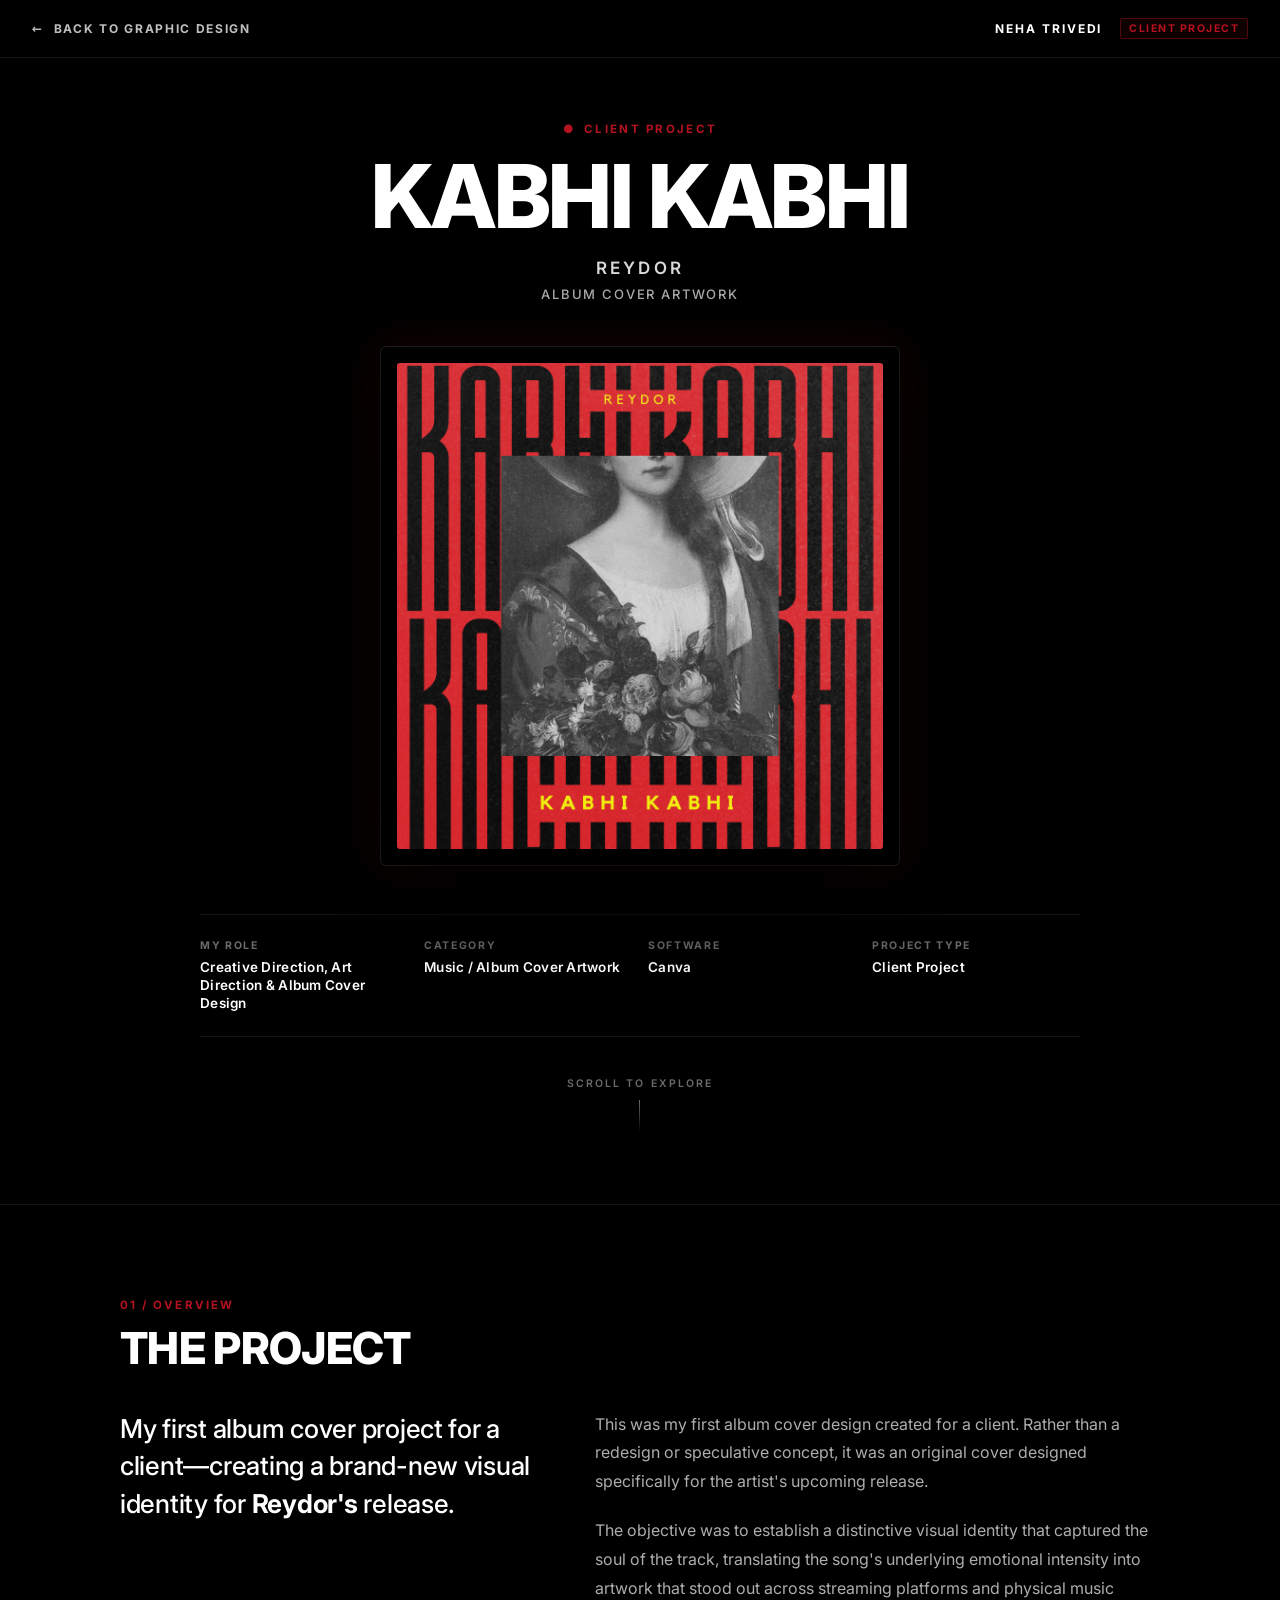
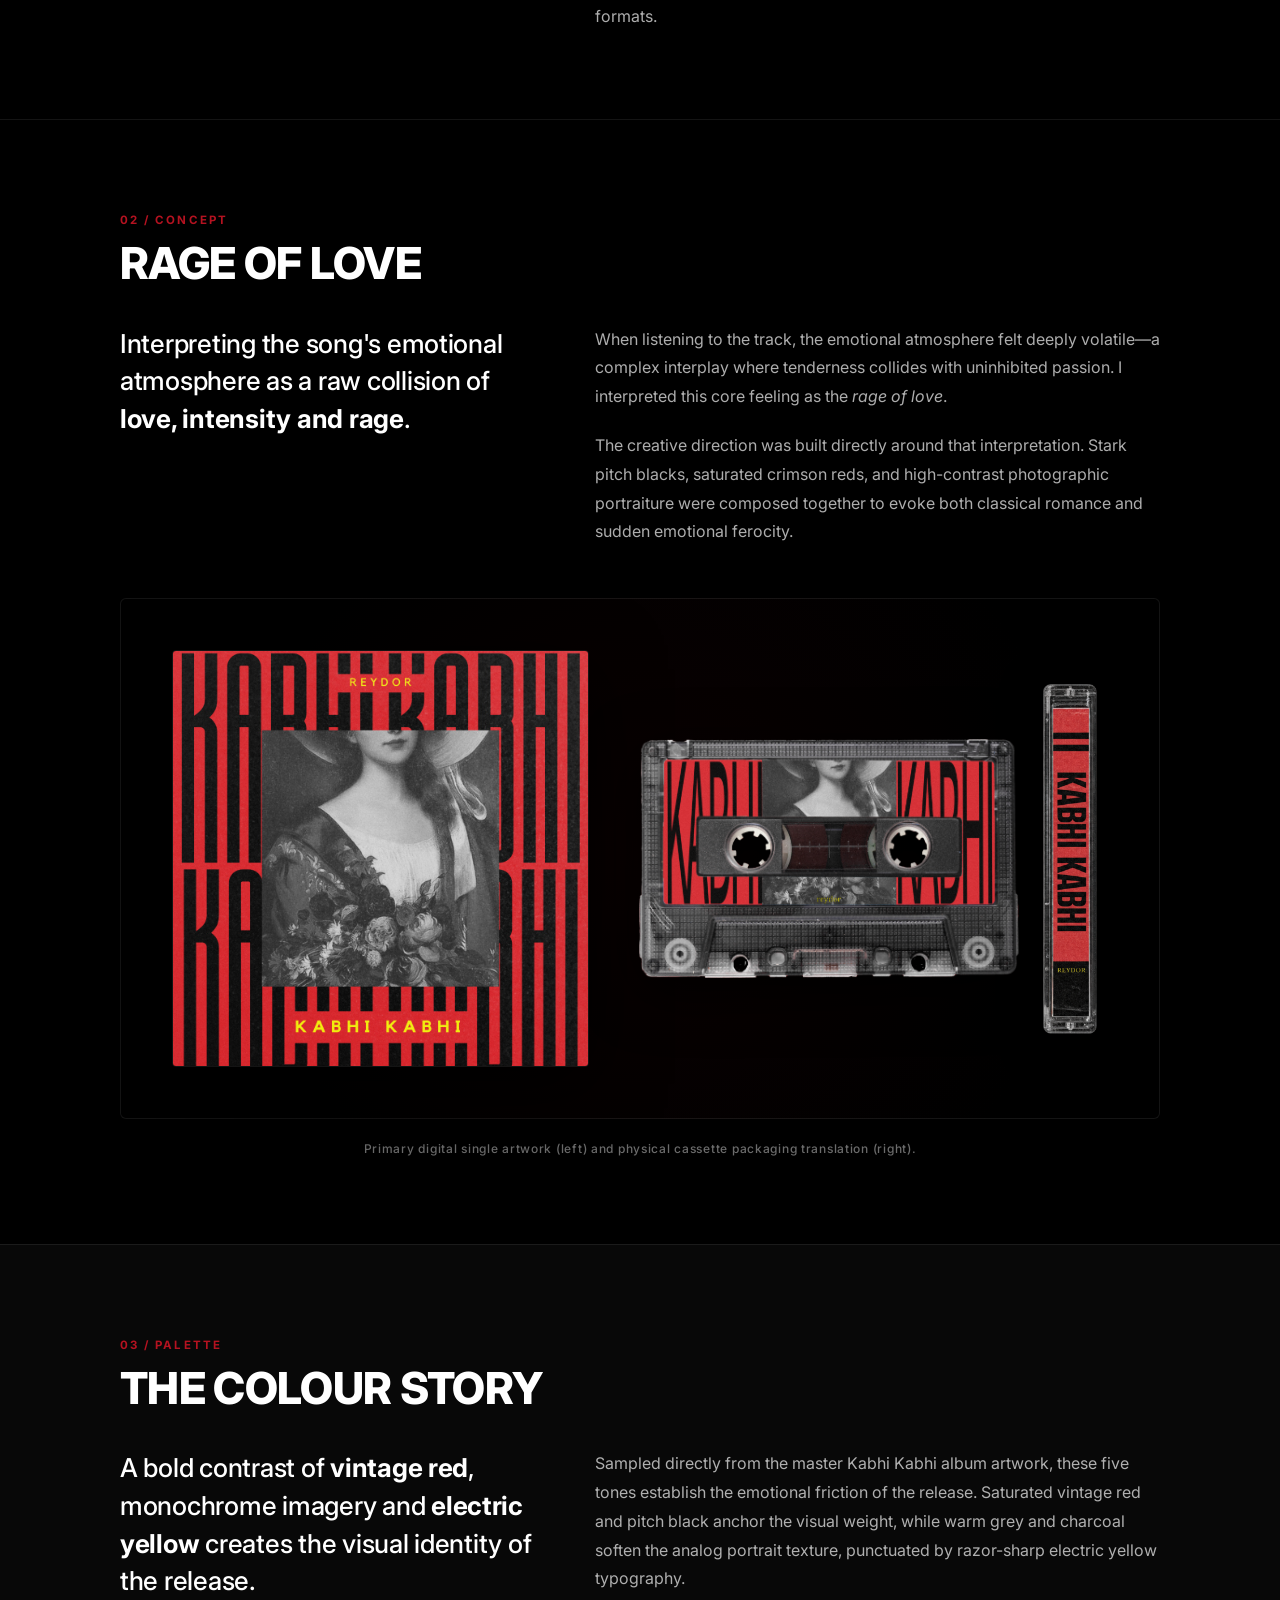
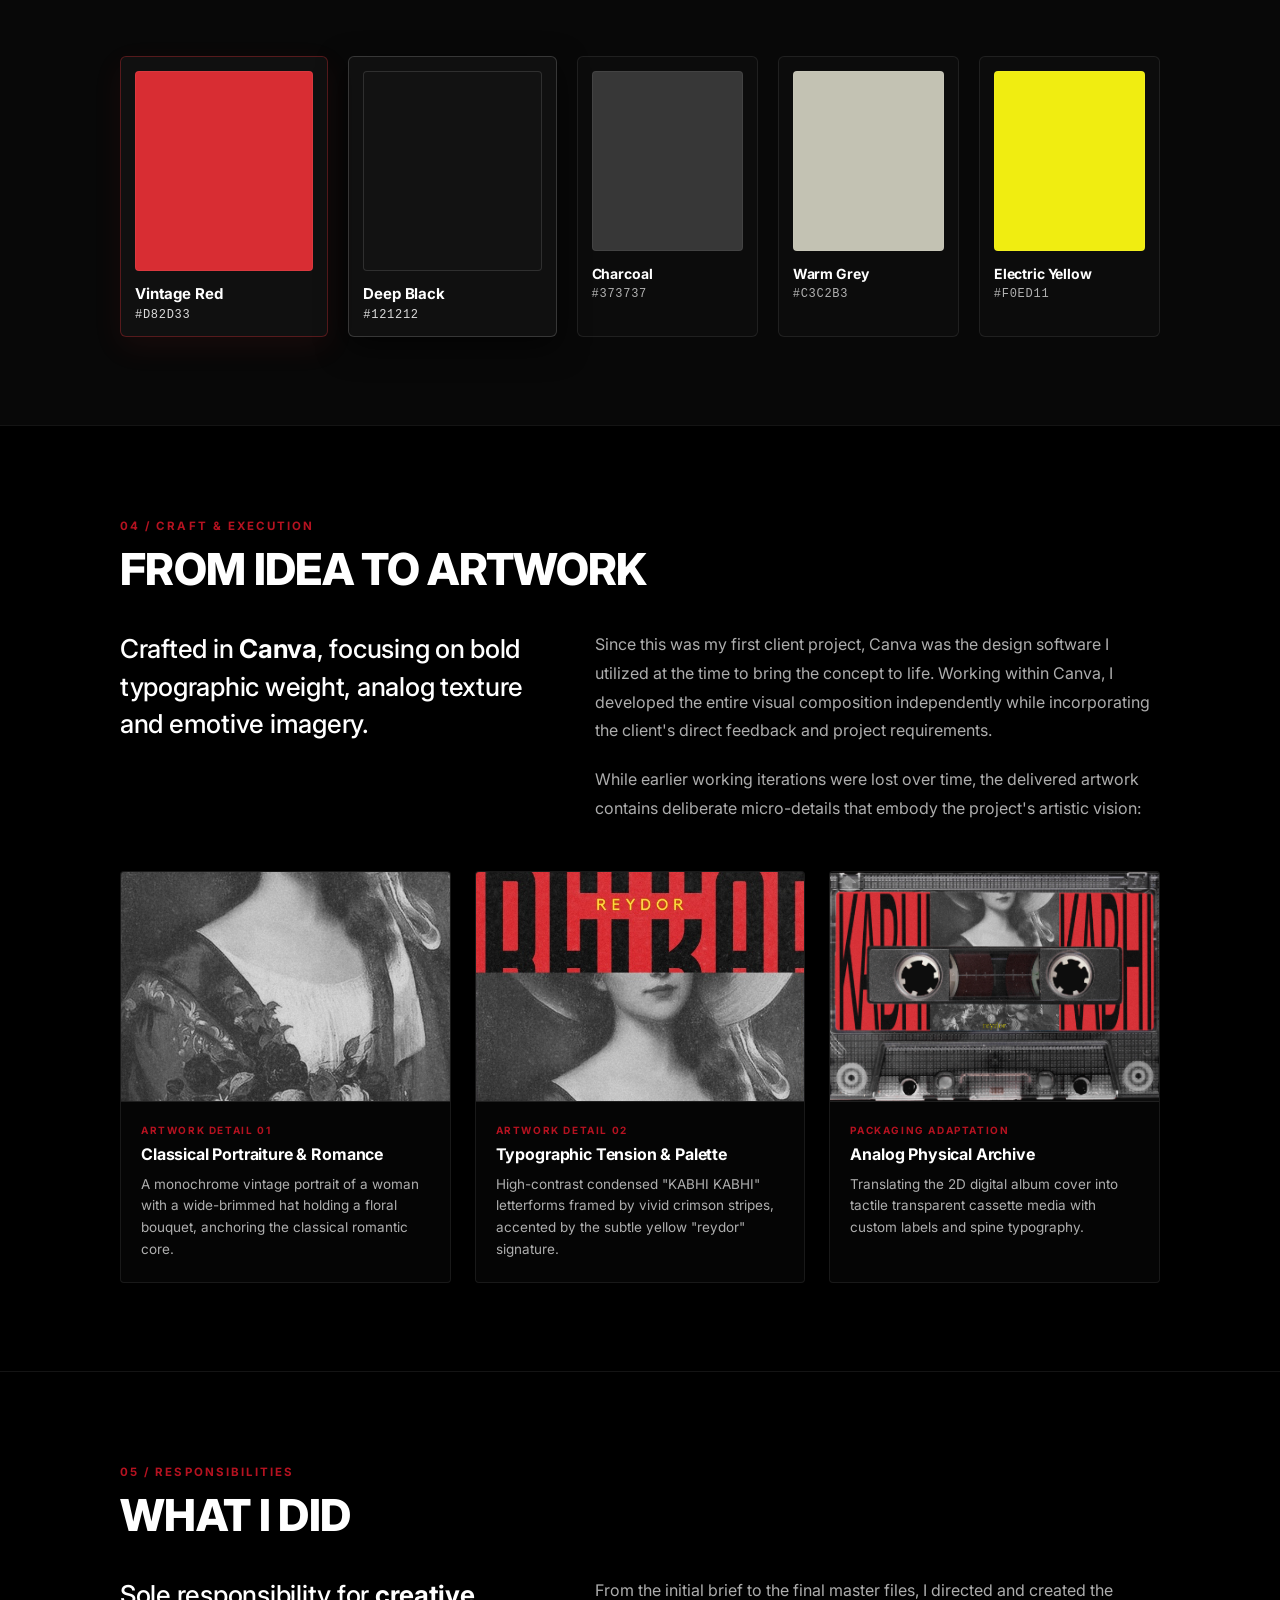
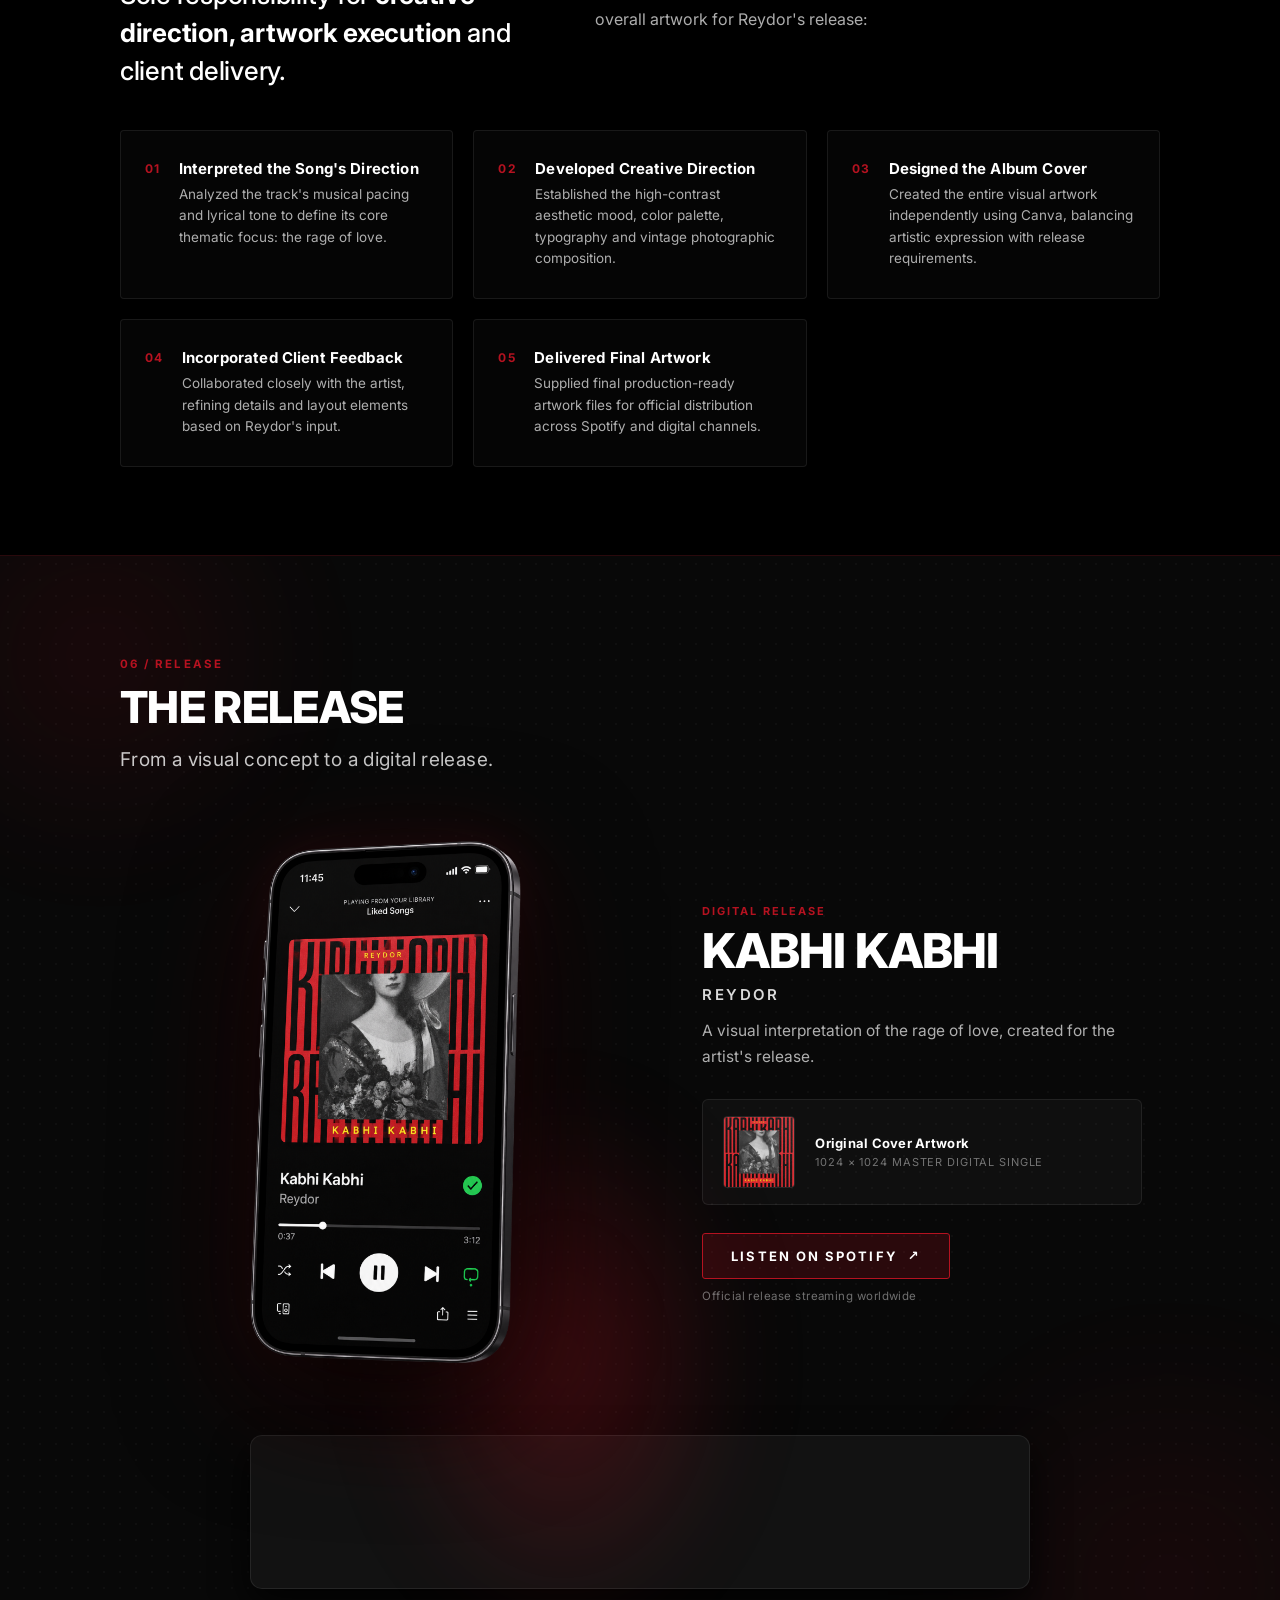
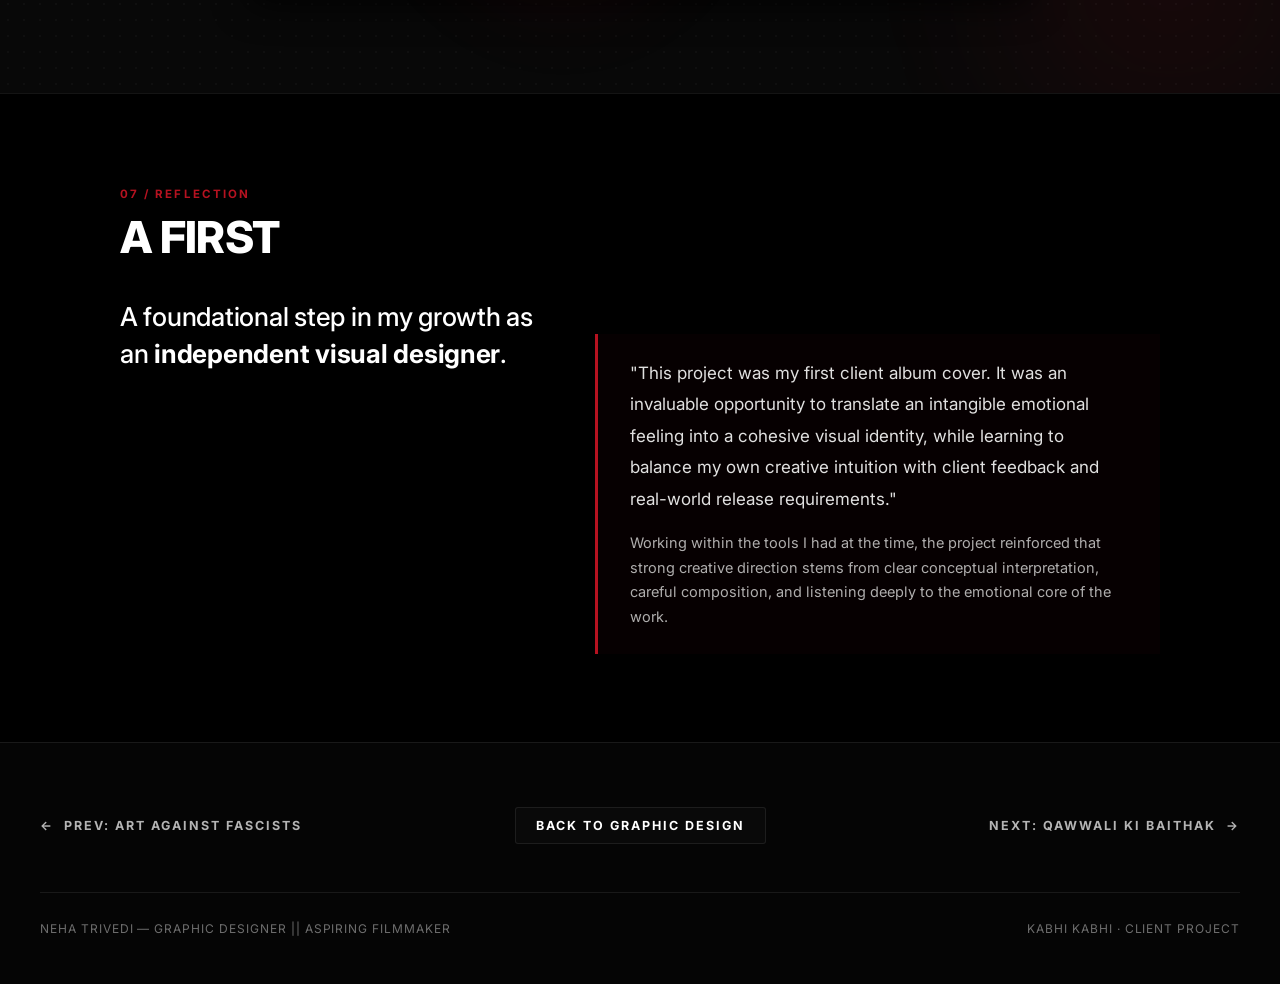
<file: case-study-kabhi-kabhi.html>
<!DOCTYPE html>
<html lang="en">
<head>
  <meta charset="UTF-8">
  <meta name="viewport" content="width=device-width, initial-scale=1.0">
  <title>KABHI KABHI — Album Cover Artwork | Neha Trivedi</title>
  
  <meta name="description" content="Case study for Kabhi Kabhi album cover artwork by Neha Trivedi. Client project for Reydor. Creative Direction, Art Direction & Album Cover Design.">
  <meta name="author" content="Neha Trivedi">
  
  <!-- SVG Favicon -->
  <link rel="icon" type="image/svg+xml" href="assets/images/favicon.svg">

  <!-- Google Fonts & Custom Font Preload -->
  <link rel="preconnect" href="https://fonts.googleapis.com">
  <link rel="preconnect" href="https://fonts.gstatic.com" crossorigin>
  <link href="https://fonts.googleapis.com/css2?family=Cinzel:wght@600;700;800;900&family=Inter:wght@300;400;500;600;700;800&family=Rubik+Wet+Paint&display=swap" rel="stylesheet">

  <!-- Core Portfolio Stylesheet -->
  <link rel="stylesheet" href="style.css">

  <style>
    /* ==========================================================================
       CASE STUDY: KABHI KABHI — EDITORIAL DESIGN SYSTEM
       Aesthetic: Black background (#000000 / #080808), white typography,
       deep-red accents (#B51220), subtle distressed textures, generous space.
       ========================================================================== */

    :root {
      --case-max-w: 1040px;
      --case-wide-w: 1200px;
      --case-border: rgba(255, 255, 255, 0.08);
      --case-border-hover: rgba(255, 255, 255, 0.18);
      --case-text-muted: rgba(255, 255, 255, 0.68);
      --case-text-faint: rgba(255, 255, 255, 0.42);
      --case-panel-bg: rgba(255, 255, 255, 0.02);
      --case-bg-dark: #080808;
    }

    html {
      overflow-x: hidden;
      scroll-behavior: smooth;
    }

    /* Page Canvas */
    .case-page {
      background-color: var(--ink-black);
      color: var(--paper-white);
      min-height: 100vh;
      display: flex;
      flex-direction: column;
      overflow-x: hidden;
      width: 100%;
    }

    /* --------------------------------------------------------------------------
       1. STICKY TOP NAVIGATION
       -------------------------------------------------------------------------- */
    .case-nav {
      position: sticky;
      top: 0;
      z-index: 1000;
      background: rgba(0, 0, 0, 0.88);
      backdrop-filter: blur(16px);
      -webkit-backdrop-filter: blur(16px);
      border-bottom: 1px solid var(--case-border);
      padding: 18px 32px;
      display: flex;
      align-items: center;
      justify-content: space-between;
      transition: border-color 0.3s ease;
    }

    .case-nav-left {
      display: flex;
      align-items: center;
      gap: 12px;
    }

    .case-nav-back {
      display: inline-flex;
      align-items: center;
      gap: 10px;
      font-family: var(--font-sans);
      font-size: 12px;
      font-weight: 700;
      letter-spacing: 0.14em;
      text-transform: uppercase;
      color: rgba(255, 255, 255, 0.75);
      text-decoration: none;
      transition: color 0.25s ease, transform 0.25s ease;
      outline: none;
    }

    .case-nav-back:hover {
      color: var(--blood-red);
      transform: translateX(-3px);
    }

    .case-nav-back:focus-visible {
      color: var(--blood-red);
      outline: 2px solid var(--blood-red);
      outline-offset: 4px;
    }

    .case-nav-back .back-arrow {
      font-family: system-ui, sans-serif;
      transition: transform 0.25s ease;
    }

    .case-nav-back:hover .back-arrow {
      transform: translateX(-2px);
    }

    .case-nav-right {
      display: flex;
      align-items: center;
      gap: 18px;
    }

    .case-nav-brand {
      font-family: var(--font-sans);
      font-size: 12px;
      font-weight: 700;
      letter-spacing: 0.16em;
      text-transform: uppercase;
      color: var(--paper-white);
    }

    .case-nav-badge {
      font-family: var(--font-sans);
      font-size: 10.5px;
      font-weight: 700;
      letter-spacing: 0.14em;
      text-transform: uppercase;
      color: var(--blood-red);
      padding: 3px 8px;
      border: 1px solid rgba(181, 18, 32, 0.4);
      border-radius: 2px;
      background: rgba(181, 18, 32, 0.08);
    }

    /* --------------------------------------------------------------------------
       2. HERO SECTION — ORIGINAL SQUARE ALBUM COVER PRESENTATION
       -------------------------------------------------------------------------- */
    .case-hero {
      padding: 64px 24px 72px;
      max-width: var(--case-wide-w);
      width: 100%;
      margin: 0 auto;
      display: flex;
      flex-direction: column;
      align-items: center;
      text-align: center;
      box-sizing: border-box;
      position: relative;
    }

    .case-hero-pre {
      display: inline-flex;
      align-items: center;
      gap: 8px;
      font-family: var(--font-sans);
      font-size: 11.5px;
      font-weight: 700;
      letter-spacing: 0.2em;
      text-transform: uppercase;
      color: var(--blood-red);
      margin-bottom: 16px;
    }

    .case-hero-title {
      font-family: var(--font-sans);
      font-size: clamp(44px, 7.5vw, 88px);
      font-weight: 800;
      letter-spacing: -0.025em;
      text-transform: uppercase;
      color: var(--paper-white);
      margin: 0 0 16px;
      line-height: 1.02;
    }

    .case-hero-artist {
      font-family: var(--font-sans);
      font-size: clamp(14px, 2vw, 17px);
      font-weight: 600;
      letter-spacing: 0.18em;
      text-transform: uppercase;
      color: rgba(255, 255, 255, 0.85);
      margin: 0 0 8px;
    }

    .case-hero-subtitle {
      font-family: var(--font-sans);
      font-size: 13px;
      font-weight: 500;
      letter-spacing: 0.14em;
      text-transform: uppercase;
      color: var(--case-text-muted);
      margin: 0 0 44px;
    }

    /* Hero Artwork Centerpiece (Original Square Album Cover) */
    .case-hero-artwork-wrap {
      width: 100%;
      max-width: 520px;
      margin: 0 auto 48px;
      position: relative;
    }

    .case-hero-artwork-frame.square-cover-frame {
      position: relative;
      background: radial-gradient(ellipse at center, rgba(181, 18, 32, 0.14) 0%, rgba(0, 0, 0, 0.98) 75%);
      border: 1px solid rgba(255, 255, 255, 0.12);
      border-radius: 6px;
      padding: 16px;
      box-shadow: 0 32px 80px rgba(0, 0, 0, 0.95), 0 0 50px rgba(181, 18, 32, 0.2);
      transition: border-color 0.4s ease, box-shadow 0.4s ease;
      display: flex;
      justify-content: center;
      align-items: center;
      box-sizing: border-box;
    }

    .case-hero-artwork-frame.square-cover-frame:hover {
      border-color: rgba(181, 18, 32, 0.45);
      box-shadow: 0 40px 90px rgba(0, 0, 0, 0.98), 0 0 60px rgba(181, 18, 32, 0.3);
    }

    .case-hero-cover-img {
      width: 100%;
      height: auto;
      aspect-ratio: 1 / 1;
      display: block;
      filter: drop-shadow(0 18px 36px rgba(0, 0, 0, 0.95));
      border-radius: 3px;
      object-fit: cover;
    }

    /* Small Project Info Strip */
    .case-hero-meta-strip {
      width: 100%;
      max-width: 880px;
      margin: 0 auto 40px;
      display: grid;
      grid-template-columns: repeat(4, 1fr);
      gap: 16px;
      border-top: 1px solid var(--case-border);
      border-bottom: 1px solid var(--case-border);
      padding: 24px 0;
      text-align: left;
    }

    .meta-strip-col {
      display: flex;
      flex-direction: column;
      gap: 6px;
    }

    .meta-strip-label {
      font-family: var(--font-sans);
      font-size: 10.5px;
      font-weight: 700;
      letter-spacing: 0.16em;
      text-transform: uppercase;
      color: var(--case-text-faint);
    }

    .meta-strip-value {
      font-family: var(--font-sans);
      font-size: 13.5px;
      font-weight: 600;
      color: var(--paper-white);
      letter-spacing: 0.02em;
      line-height: 1.35;
    }

    /* Subtle Scroll Indicator */
    .case-scroll-prompt {
      display: inline-flex;
      flex-direction: column;
      align-items: center;
      gap: 10px;
      color: var(--case-text-faint);
      text-decoration: none;
      transition: color 0.25s ease;
    }

    .case-scroll-prompt:hover {
      color: var(--paper-white);
    }

    .scroll-prompt-text {
      font-family: var(--font-sans);
      font-size: 10.5px;
      font-weight: 600;
      letter-spacing: 0.2em;
      text-transform: uppercase;
    }

    .scroll-prompt-line {
      width: 1px;
      height: 32px;
      background: linear-gradient(to bottom, var(--case-text-faint), transparent);
      animation: pulseLine 2s infinite ease-in-out;
    }

    @keyframes pulseLine {
      0%, 100% { transform: scaleY(0.7); opacity: 0.4; }
      50% { transform: scaleY(1); opacity: 1; }
    }

    /* --------------------------------------------------------------------------
       3. CASE STUDY BODY & COMMON SECTION STYLES
       -------------------------------------------------------------------------- */
    .case-main {
      width: 100%;
      flex: 1;
    }

    .case-section {
      padding: 88px 24px;
      border-top: 1px solid var(--case-border);
      position: relative;
    }

    .case-content-container {
      max-width: var(--case-max-w);
      margin: 0 auto;
      box-sizing: border-box;
      position: relative;
    }

    .relative-z {
      position: relative;
      z-index: 5;
    }

    .section-eyebrow {
      display: inline-block;
      font-family: var(--font-sans);
      font-size: 11.5px;
      font-weight: 700;
      letter-spacing: 0.18em;
      text-transform: uppercase;
      color: var(--blood-red);
      margin-bottom: 12px;
    }

    .section-heading {
      font-family: var(--font-sans);
      font-size: clamp(28px, 4vw, 44px);
      font-weight: 800;
      letter-spacing: -0.015em;
      text-transform: uppercase;
      color: var(--paper-white);
      margin: 0 0 36px;
      line-height: 1.12;
    }

    /* Two-Column Editorial Narrative Grid */
    .editorial-grid {
      display: grid;
      grid-template-columns: 1fr 1.35fr;
      gap: 56px;
      align-items: start;
    }

    .lead-statement {
      font-family: var(--font-sans);
      font-size: clamp(20px, 2.4vw, 26px);
      font-weight: 500;
      line-height: 1.45;
      color: var(--paper-white);
      letter-spacing: -0.01em;
      margin: 0;
    }

    .lead-statement strong {
      color: var(--paper-white);
      font-weight: 700;
    }

    .narrative-body {
      display: flex;
      flex-direction: column;
      gap: 20px;
    }

    .case-p {
      font-family: var(--font-sans);
      font-size: 16px;
      line-height: 1.8;
      color: var(--case-text-muted);
      margin: 0;
      font-weight: 400;
    }

    .case-p strong {
      color: var(--paper-white);
      font-weight: 600;
    }

    /* --------------------------------------------------------------------------
       4. SECTION C: CREATIVE DIRECTION — RAGE OF LOVE
       -------------------------------------------------------------------------- */
    .concept-showcase {
      margin-top: 52px;
      background: radial-gradient(circle at 50% 50%, rgba(181, 18, 32, 0.06) 0%, rgba(0, 0, 0, 0.98) 75%);
      border: 1px solid var(--case-border);
      border-radius: 6px;
      padding: clamp(32px, 4vw, 56px);
      display: grid;
      grid-template-columns: 1fr 1.15fr;
      gap: 40px;
      align-items: center;
    }

    .concept-cover-view {
      width: 100%;
      max-width: 440px;
      margin: 0 auto;
    }

    .concept-cover-view img {
      width: 100%;
      height: auto;
      aspect-ratio: 1 / 1;
      display: block;
      border-radius: 4px;
      filter: drop-shadow(0 18px 36px rgba(0, 0, 0, 0.95));
      border: 1px solid rgba(255, 255, 255, 0.08);
    }

    .concept-cassette-views {
      display: flex;
      align-items: center;
      gap: 24px;
      justify-content: center;
    }

    .concept-front-view {
      max-width: 380px;
      width: 100%;
    }

    .concept-front-view img {
      width: 100%;
      height: auto;
      display: block;
      filter: drop-shadow(0 14px 28px rgba(0, 0, 0, 0.9));
    }

    .concept-spine-view {
      width: 54px;
      display: flex;
      justify-content: center;
    }

    .concept-spine-view img {
      width: 100%;
      height: auto;
      display: block;
      filter: drop-shadow(0 10px 20px rgba(0, 0, 0, 0.9));
    }

    .concept-caption {
      margin-top: 22px;
      font-family: var(--font-sans);
      font-size: 12px;
      font-weight: 500;
      letter-spacing: 0.06em;
      color: var(--case-text-faint);
      text-align: center;
    }

    /* --------------------------------------------------------------------------
       4.1 SECTION: THE COLOUR STORY (PALETTE DOCUMENTATION)
       - Horizontal row of five large clean swatches on desktop
       - Compact responsive grid on mobile
       - Prominent Vintage Red (#D82D33) and Deep Black (#121212)
       - Clean typography and generous spacing
       - Subtle scroll-triggered entrance animation
       - Minimal, editorial, consistent with portfolio aesthetic
       -------------------------------------------------------------------------- */
    .case-section-palette {
      background: var(--case-bg-dark, #080808);
      position: relative;
    }

    .palette-intro-grid {
      margin-bottom: 56px;
    }

    /* Horizontal row of 5 swatches on desktop */
    .palette-swatches-row {
      display: grid;
      grid-template-columns: minmax(0, 1.15fr) minmax(0, 1.15fr) minmax(0, 1fr) minmax(0, 1fr) minmax(0, 1fr);
      gap: 20px;
      align-items: stretch;
      width: 100%;
    }

    .palette-swatch {
      display: flex;
      flex-direction: column;
      background: rgba(255, 255, 255, 0.02);
      border: 1px solid var(--case-border);
      border-radius: 6px;
      padding: 14px;
      box-sizing: border-box;
      transition: transform 0.3s cubic-bezier(0.16, 1, 0.3, 1),
                  border-color 0.3s ease,
                  box-shadow 0.3s ease,
                  opacity 0.6s cubic-bezier(0.16, 1, 0.3, 1);
      opacity: 0;
      transform: translateY(22px);
    }

    /* Subtle scroll-triggered entrance animation */
    .case-section-palette.is-revealed .palette-swatch {
      opacity: 1;
      transform: translateY(0);
    }

    .case-section-palette.is-revealed .palette-swatch:nth-child(1) { transition-delay: 0.04s; }
    .case-section-palette.is-revealed .palette-swatch:nth-child(2) { transition-delay: 0.10s; }
    .case-section-palette.is-revealed .palette-swatch:nth-child(3) { transition-delay: 0.16s; }
    .case-section-palette.is-revealed .palette-swatch:nth-child(4) { transition-delay: 0.22s; }
    .case-section-palette.is-revealed .palette-swatch:nth-child(5) { transition-delay: 0.28s; }

    .palette-swatch:hover {
      transform: translateY(-3px);
      border-color: var(--case-border-hover);
    }

    /* Prominent Red and Black Swatches */
    .palette-swatch.swatch-prominent {
      background: rgba(255, 255, 255, 0.035);
    }

    .palette-swatch.swatch-red {
      border-color: rgba(216, 45, 51, 0.35);
      box-shadow: 0 10px 30px rgba(216, 45, 51, 0.08);
    }

    .palette-swatch.swatch-red:hover {
      border-color: rgba(216, 45, 51, 0.65);
      box-shadow: 0 14px 36px rgba(216, 45, 51, 0.18);
    }

    .palette-swatch.swatch-black {
      border-color: rgba(255, 255, 255, 0.16);
      box-shadow: 0 10px 30px rgba(0, 0, 0, 0.6);
    }

    .palette-swatch.swatch-black:hover {
      border-color: rgba(255, 255, 255, 0.28);
    }

    /* Large clean swatch block */
    .swatch-block {
      width: 100%;
      height: 180px;
      border-radius: 4px;
      position: relative;
      overflow: hidden;
      display: flex;
      align-items: flex-start;
      justify-content: flex-end;
      padding: 10px;
      box-sizing: border-box;
      border: 1px solid rgba(255, 255, 255, 0.06);
    }

    /* Prominent swatches get slightly taller height for visual hierarchy */
    .palette-swatch.swatch-prominent .swatch-block {
      height: 200px;
    }

    /* Crisp boundary for Deep Black swatch block against dark background */
    .swatch-black .swatch-block {
      border: 1px solid rgba(255, 255, 255, 0.12);
    }

    /* Swatch metadata beneath block */
    .swatch-info {
      padding-top: 14px;
      display: flex;
      flex-direction: column;
      gap: 4px;
      text-align: left;
    }

    .swatch-name {
      font-family: var(--font-sans);
      font-size: 14px;
      font-weight: 700;
      color: var(--paper-white);
      letter-spacing: -0.01em;
      line-height: 1.25;
    }

    .swatch-prominent .swatch-name {
      font-size: 15px;
    }

    .swatch-hex {
      font-family: ui-monospace, SFMono-Regular, Menlo, Monaco, Consolas, "Liberation Mono", "Courier New", monospace;
      font-size: 12px;
      font-weight: 500;
      color: var(--case-text-muted);
      letter-spacing: 0.06em;
      text-transform: uppercase;
    }

    .swatch-prominent .swatch-hex {
      color: rgba(255, 255, 255, 0.85);
    }

    /* --------------------------------------------------------------------------
       5. SECTION D: THE DESIGN — FROM IDEA TO ARTWORK (DETAIL STUDIES)
       -------------------------------------------------------------------------- */
    .details-grid {
      margin-top: 48px;
      display: grid;
      grid-template-columns: repeat(3, 1fr);
      gap: 24px;
    }

    .detail-card {
      background: var(--case-panel-bg);
      border: 1px solid var(--case-border);
      border-radius: 4px;
      overflow: hidden;
      display: flex;
      flex-direction: column;
      transition: transform 0.3s ease, border-color 0.3s ease;
    }

    .detail-card:hover {
      transform: translateY(-4px);
      border-color: var(--case-border-hover);
    }

    .detail-img-wrap {
      width: 100%;
      height: 230px;
      background: #0d0d0d;
      overflow: hidden;
      display: flex;
      align-items: center;
      justify-content: center;
      border-bottom: 1px solid var(--case-border);
    }

    .detail-img-wrap img {
      width: 100%;
      height: 100%;
      object-fit: cover;
      display: block;
      transition: transform 0.4s ease;
    }

    .detail-card:hover .detail-img-wrap img {
      transform: scale(1.04);
    }

    .detail-content {
      padding: 22px 20px;
      display: flex;
      flex-direction: column;
      flex: 1;
    }

    .detail-tag {
      font-family: var(--font-sans);
      font-size: 10px;
      font-weight: 700;
      letter-spacing: 0.16em;
      text-transform: uppercase;
      color: var(--blood-red);
      margin-bottom: 8px;
    }

    .detail-title {
      font-family: var(--font-sans);
      font-size: 16px;
      font-weight: 700;
      color: var(--paper-white);
      margin: 0 0 10px;
      letter-spacing: -0.01em;
    }

    .detail-desc {
      font-family: var(--font-sans);
      font-size: 13.5px;
      line-height: 1.6;
      color: var(--case-text-muted);
      margin: 0;
    }

    /* --------------------------------------------------------------------------
       6. SECTION E: MY ROLE — WHAT I DID
       -------------------------------------------------------------------------- */
    .role-list {
      margin-top: 40px;
      display: grid;
      grid-template-columns: repeat(auto-fit, minmax(280px, 1fr));
      gap: 20px;
    }

    .role-item {
      background: var(--case-panel-bg);
      border: 1px solid var(--case-border);
      border-radius: 4px;
      padding: 28px 24px;
      display: flex;
      gap: 18px;
      align-items: flex-start;
      transition: border-color 0.25s ease;
    }

    .role-item:hover {
      border-color: var(--case-border-hover);
    }

    .role-number {
      font-family: var(--font-sans);
      font-size: 12px;
      font-weight: 700;
      color: var(--blood-red);
      letter-spacing: 0.12em;
      padding-top: 2px;
    }

    .role-text-wrap {
      display: flex;
      flex-direction: column;
      gap: 6px;
    }

    .role-title {
      font-family: var(--font-sans);
      font-size: 15px;
      font-weight: 700;
      color: var(--paper-white);
      margin: 0;
      letter-spacing: 0.01em;
    }

    .role-desc {
      font-family: var(--font-sans);
      font-size: 13.5px;
      line-height: 1.6;
      color: var(--case-text-muted);
      margin: 0;
    }

    /* --------------------------------------------------------------------------
       7. SECTION F: DIGITAL RELEASE PRESENTATION (THE RELEASE)
       - Nearly black background (#080808)
       - Subtle distressed textures: faint vintage grain, soft dark-red floral edges
       - Subtle red radial glow behind complete uncropped phone mockup
       - Desktop: slightly off-center phone; Mobile: centered and responsive
       - Functional LISTEN ON SPOTIFY button & preserved official Spotify player
       ========================================================================== */
    .case-section-release {
      background-color: var(--case-bg-dark);
      position: relative;
      overflow: hidden;
      contain: paint;
      padding: 96px 24px 104px;
      border-top: 1px solid rgba(181, 18, 32, 0.2);
    }

    /* Ambient Textures Layer */
    .release-backdrop-layer {
      position: absolute;
      inset: 0;
      pointer-events: none;
      z-index: 1;
      overflow: hidden;
      contain: paint;
    }

    .release-organic-edge {
      position: absolute;
      border-radius: 50%;
      filter: blur(50px);
      opacity: 0.75;
      pointer-events: none;
    }

    .release-organic-edge.top-left {
      top: -120px;
      left: -120px;
      width: 440px;
      height: 440px;
      background: radial-gradient(circle, rgba(181, 18, 32, 0.16) 0%, rgba(181, 18, 32, 0.04) 55%, transparent 75%);
    }

    .release-organic-edge.bottom-right {
      bottom: -140px;
      right: -140px;
      width: 500px;
      height: 500px;
      background: radial-gradient(circle, rgba(181, 18, 32, 0.14) 0%, rgba(181, 18, 32, 0.03) 60%, transparent 75%);
    }

    /* Very faint vintage grain */
    .release-vintage-grain {
      position: absolute;
      inset: 0;
      opacity: 0.03;
      background-image: radial-gradient(#fff 1px, transparent 1px);
      background-size: 16px 16px;
      pointer-events: none;
    }

    .release-lead-subtitle {
      font-family: var(--font-sans);
      font-size: clamp(16px, 2vw, 19px);
      font-weight: 400;
      color: rgba(255, 255, 255, 0.78);
      margin: -20px 0 52px;
      letter-spacing: 0.02em;
    }

    /* Release Stage Grid: Desktop off-center composition */
    .release-stage-grid {
      display: grid;
      grid-template-columns: 1.15fr 1fr;
      gap: 56px;
      align-items: center;
      margin-bottom: 56px;
    }

    /* Phone Mockup Column */
    .release-phone-col {
      display: flex;
      justify-content: center;
      align-items: center;
      position: relative;
      perspective: 1200px;
      opacity: 0;
      transform: translateY(28px);
      transition: opacity 0.8s cubic-bezier(0.16, 1, 0.3, 1), transform 0.8s cubic-bezier(0.16, 1, 0.3, 1);
    }

    .case-section-release.is-revealed .release-phone-col {
      opacity: 1;
      transform: translateY(0);
    }

    .release-phone-stage {
      position: relative;
      display: flex;
      justify-content: center;
      align-items: center;
      width: 100%;
    }

    /* Subtle Red Radial Glow behind the Phone */
    .release-phone-glow {
      position: absolute;
      top: 50%;
      left: 50%;
      width: 360px;
      height: 520px;
      background: radial-gradient(ellipse at center, rgba(181, 18, 32, 0.32) 0%, rgba(181, 18, 32, 0.08) 55%, transparent 75%);
      filter: blur(40px);
      border-radius: 50%;
      animation: glowPulse 8s infinite ease-in-out;
      pointer-events: none;
      z-index: 1;
    }

    @keyframes glowPulse {
      0%, 100% {
        opacity: 0.65;
        transform: translate(-50%, -50%) scale(0.96);
      }
      50% {
        opacity: 0.95;
        transform: translate(-50%, -50%) scale(1.06);
      }
    }

    /* Floating Phone Wrapper */
    .release-phone-wrapper {
      position: relative;
      z-index: 2;
      animation: phoneFloat 6s infinite ease-in-out;
      transform-style: preserve-3d;
      will-change: transform;
      max-width: 370px;
      width: 100%;
      display: flex;
      justify-content: center;
    }

    @keyframes phoneFloat {
      0%, 100% {
        transform: translateY(0);
      }
      50% {
        transform: translateY(-8px);
      }
    }

    /* Complete Uncropped Phone Mockup Image */
    .release-phone-img {
      width: 100%;
      height: auto;
      display: block;
      filter: drop-shadow(0 32px 64px rgba(0, 0, 0, 0.95)) drop-shadow(0 0 24px rgba(181, 18, 32, 0.2));
      transition: transform 0.25s cubic-bezier(0.16, 1, 0.3, 1);
      transform-origin: center center;
    }

    /* Supporting Information Column */
    .release-info-col {
      display: flex;
      flex-direction: column;
      align-items: flex-start;
      gap: 28px;
      opacity: 0;
      transform: translateY(28px);
      transition: opacity 0.8s cubic-bezier(0.16, 1, 0.3, 1) 0.16s, transform 0.8s cubic-bezier(0.16, 1, 0.3, 1) 0.16s;
    }

    .case-section-release.is-revealed .release-info-col {
      opacity: 1;
      transform: translateY(0);
    }

    .release-badge {
      display: inline-block;
      font-family: var(--font-sans);
      font-size: 11px;
      font-weight: 700;
      letter-spacing: 0.18em;
      text-transform: uppercase;
      color: var(--blood-red);
      margin-bottom: 8px;
    }

    .release-title {
      font-family: var(--font-sans);
      font-size: clamp(34px, 4vw, 48px);
      font-weight: 800;
      letter-spacing: -0.02em;
      text-transform: uppercase;
      color: var(--paper-white);
      margin: 0 0 8px;
      line-height: 1.05;
    }

    .release-artist {
      font-family: var(--font-sans);
      font-size: 15px;
      font-weight: 600;
      letter-spacing: 0.16em;
      text-transform: uppercase;
      color: rgba(255, 255, 255, 0.85);
      margin: 0 0 14px;
    }

    .release-copy {
      font-family: var(--font-sans);
      font-size: 15.5px;
      line-height: 1.7;
      color: var(--case-text-muted);
      margin: 0;
      max-width: 440px;
    }

    /* Original Cover Companion Card (High-clarity independent square view) */
    .release-cover-card {
      display: flex;
      align-items: center;
      gap: 20px;
      background: rgba(255, 255, 255, 0.03);
      border: 1px solid var(--case-border);
      border-radius: 6px;
      padding: 16px 20px;
      width: 100%;
      max-width: 440px;
      box-sizing: border-box;
      transition: border-color 0.25s ease;
    }

    .release-cover-card:hover {
      border-color: rgba(181, 18, 32, 0.35);
    }

    .release-cover-frame {
      width: 72px;
      height: 72px;
      flex-shrink: 0;
      border-radius: 4px;
      overflow: hidden;
      border: 1px solid rgba(255, 255, 255, 0.1);
    }

    .release-cover-img {
      width: 100%;
      height: 100%;
      object-fit: cover;
      display: block;
    }

    .release-cover-meta {
      display: flex;
      flex-direction: column;
      gap: 4px;
    }

    .cover-meta-label {
      font-family: var(--font-sans);
      font-size: 13px;
      font-weight: 700;
      color: var(--paper-white);
      letter-spacing: 0.02em;
    }

    .cover-meta-dim {
      font-family: var(--font-sans);
      font-size: 11px;
      color: var(--case-text-faint);
      letter-spacing: 0.08em;
      text-transform: uppercase;
    }

    /* Functional Button: LISTEN ON SPOTIFY */
    .release-action-wrap {
      display: flex;
      flex-direction: column;
      align-items: flex-start;
      gap: 10px;
    }

    .spotify-release-btn {
      display: inline-flex;
      align-items: center;
      gap: 10px;
      font-family: var(--font-sans);
      font-size: 13px;
      font-weight: 700;
      letter-spacing: 0.16em;
      text-transform: uppercase;
      color: var(--paper-white);
      background: rgba(181, 18, 32, 0.2);
      border: 1px solid var(--blood-red);
      padding: 14px 28px;
      border-radius: 3px;
      text-decoration: none;
      transition: all 0.25s ease;
      outline: none;
      cursor: pointer;
    }

    .spotify-release-btn:hover {
      background: var(--blood-red);
      color: var(--paper-white);
      box-shadow: 0 6px 24px rgba(181, 18, 32, 0.45);
      transform: translateY(-2px);
    }

    .spotify-release-btn:focus-visible {
      outline: 2px solid var(--paper-white);
      outline-offset: 3px;
    }

    .spotify-release-btn .arrow-glyph {
      font-family: system-ui, sans-serif;
      transition: transform 0.25s ease;
    }

    .spotify-release-btn:hover .arrow-glyph {
      transform: translate(2px, -2px);
    }

    .release-note {
      font-family: var(--font-sans);
      font-size: 11.5px;
      color: var(--case-text-faint);
      letter-spacing: 0.04em;
    }

    /* Preserved Official Spotify Embed Player */
    .release-player-embed-wrap {
      max-width: 780px;
      width: 100%;
      margin: 40px auto 0;
    }

    .spotify-embed-container {
      width: 100%;
      box-shadow: 0 14px 36px rgba(0, 0, 0, 0.85);
      border-radius: 12px;
      overflow: hidden;
      border: 1px solid rgba(255, 255, 255, 0.08);
      background: #121212;
    }

    .spotify-embed-container iframe {
      display: block;
      border: none;
      width: 100%;
    }

    /* --------------------------------------------------------------------------
       8. SECTION G: REFLECTION — A FIRST
       -------------------------------------------------------------------------- */
    .reflection-quote-card {
      margin-top: 36px;
      border-left: 3px solid var(--blood-red);
      padding: 24px 32px;
      background: rgba(181, 18, 32, 0.03);
    }

    .reflection-text {
      font-family: var(--font-sans);
      font-size: 17px;
      line-height: 1.85;
      color: rgba(255, 255, 255, 0.88);
      margin: 0 0 16px;
      font-weight: 400;
    }

    .reflection-subtext {
      font-family: var(--font-sans);
      font-size: 14.5px;
      line-height: 1.7;
      color: var(--case-text-muted);
      margin: 0;
    }

    /* --------------------------------------------------------------------------
       9. FOOTER NAVIGATION (PREV / BACK TO GRAPHIC DESIGN / NEXT)
       -------------------------------------------------------------------------- */
    .case-footer {
      border-top: 1px solid var(--case-border);
      background: #050505;
      padding: 64px 32px 48px;
    }

    .case-footer-inner {
      max-width: var(--case-wide-w);
      margin: 0 auto;
      display: flex;
      flex-direction: column;
      gap: 48px;
    }

    .case-nav-triad {
      display: grid;
      grid-template-columns: 1fr auto 1fr;
      align-items: center;
      gap: 24px;
    }

    .case-nav-link {
      display: inline-flex;
      align-items: center;
      gap: 10px;
      font-family: var(--font-sans);
      font-size: 12.5px;
      font-weight: 700;
      letter-spacing: 0.16em;
      text-transform: uppercase;
      color: rgba(255, 255, 255, 0.7);
      text-decoration: none;
      transition: all 0.25s ease;
      outline: none;
    }

    .case-nav-link:hover {
      color: var(--blood-red);
    }

    .case-nav-link:focus-visible {
      color: var(--blood-red);
      outline: 2px solid var(--blood-red);
      outline-offset: 4px;
    }

    .case-nav-prev {
      justify-self: start;
    }

    .case-nav-prev:hover {
      transform: translateX(-4px);
    }

    .case-nav-hub {
      justify-self: center;
      padding: 10px 20px;
      border: 1px solid var(--case-border);
      border-radius: 3px;
      background: var(--case-panel-bg);
      color: var(--paper-white);
    }

    .case-nav-hub:hover {
      border-color: var(--blood-red);
      color: var(--blood-red);
      transform: translateY(-2px);
    }

    .case-nav-next {
      justify-self: end;
    }

    .case-nav-next:hover {
      transform: translateX(4px);
    }

    .case-footer-bottom {
      display: flex;
      align-items: center;
      justify-content: space-between;
      border-top: 1px solid var(--case-border);
      padding-top: 28px;
    }

    .footer-credit {
      font-family: var(--font-sans);
      font-size: 12px;
      color: var(--case-text-faint);
      letter-spacing: 0.08em;
      text-transform: uppercase;
    }

    /* --------------------------------------------------------------------------
       10. RESPONSIVE DESIGN (TABLET & MOBILE)
       -------------------------------------------------------------------------- */
    @media (max-width: 900px) {
      .editorial-grid {
        grid-template-columns: 1fr;
        gap: 28px;
      }
      .concept-showcase {
        grid-template-columns: 1fr;
        gap: 32px;
        text-align: center;
      }
      .details-grid {
        grid-template-columns: 1fr;
        gap: 20px;
      }
      .release-stage-grid {
        grid-template-columns: 1fr;
        gap: 40px;
      }
      .release-phone-col {
        order: 1;
      }
      .release-info-col {
        order: 2;
        align-items: center;
        text-align: center;
      }
      .release-copy {
        max-width: 100%;
      }
      .release-action-wrap {
        align-items: center;
      }
      .case-hero-meta-strip {
        grid-template-columns: repeat(2, 1fr);
        gap: 20px;
      }
      .palette-swatches-row {
        gap: 14px;
      }
      .swatch-block {
        height: 150px;
      }
      .palette-swatch.swatch-prominent .swatch-block {
        height: 170px;
      }
      .case-nav-triad {
        grid-template-columns: 1fr;
        gap: 18px;
        text-align: center;
      }
      .case-nav-prev, .case-nav-hub, .case-nav-next {
        justify-self: center;
      }
    }

    @media (max-width: 600px) {
      .case-nav {
        padding: 14px 20px;
      }
      .case-nav-badge {
        display: none;
      }
      .case-hero {
        padding: 44px 18px 52px;
      }
      .case-hero-artwork-wrap {
        max-width: 320px;
      }
      .case-hero-meta-strip {
        grid-template-columns: 1fr 1fr;
        gap: 16px;
        padding: 20px 0;
      }
      .case-section {
        padding: 60px 18px;
      }
      .lead-statement {
        font-size: 18px;
      }
      .case-p {
        font-size: 15px;
        line-height: 1.7;
      }
      .concept-showcase {
        padding: 24px 14px;
        gap: 24px;
      }
      .concept-cassette-views {
        gap: 12px;
        max-width: 100%;
      }
      .concept-front-view {
        max-width: 240px;
      }
      .concept-spine-view {
        width: 38px;
      }
      .palette-intro-grid {
        margin-bottom: 32px;
      }
      .palette-swatches-row {
        grid-template-columns: repeat(2, minmax(0, 1fr));
        gap: 12px;
      }
      .palette-swatch {
        padding: 12px;
      }
      .palette-swatch.swatch-prominent {
        grid-column: span 1;
      }
      .palette-swatch.swatch-prominent .swatch-block {
        height: 135px;
      }
      .palette-swatch:not(.swatch-prominent) .swatch-block {
        height: 105px;
      }
      .palette-swatch.swatch-yellow {
        grid-column: span 2;
      }
      .palette-swatch.swatch-yellow .swatch-block {
        height: 70px;
      }
      .swatch-name {
        font-size: 13px;
      }
      .swatch-hex {
        font-size: 11px;
      }
      .case-section-release {
        padding: 68px 18px 76px;
      }
      .release-phone-wrapper {
        max-width: 280px;
      }
      .release-phone-glow {
        width: 260px;
        height: 380px;
      }
      .release-organic-edge.top-left {
        width: 180px;
        height: 180px;
        left: -40px;
        top: -40px;
      }
      .release-organic-edge.bottom-right {
        width: 180px;
        height: 180px;
        right: -40px;
        bottom: -40px;
      }
      .release-title {
        font-size: 28px;
      }
      .release-cover-card {
        max-width: 100%;
      }
      .reflection-quote-card {
        padding: 20px 18px;
      }
      .reflection-text {
        font-size: 15px;
      }
      .case-footer {
        padding: 48px 20px 36px;
      }
      .case-footer-bottom {
        flex-direction: column;
        gap: 12px;
        text-align: center;
      }
    }

    /* Accessibility prefers-reduced-motion overrides */
    @media (prefers-reduced-motion: reduce) {
      .palette-swatch {
        opacity: 1 !important;
        transform: none !important;
        transition: none !important;
      }
      .release-phone-wrapper {
        animation: none !important;
      }
      .release-phone-glow {
        animation: none !important;
      }
      .scroll-prompt-line {
        animation: none !important;
      }
      .release-phone-col, .release-info-col {
        opacity: 1 !important;
        transform: none !important;
        transition: none !important;
      }
      .release-phone-img {
        transform: none !important;
      }
    }
  </style>
</head>
<body class="case-page">

  <!-- ========================================================================
       TOP STICKY NAVIGATION
       ======================================================================== -->
  <header>
    <nav class="case-nav" aria-label="Case Study Navigation">
      <div class="case-nav-left">
        <a href="index.html#graphic-design" class="case-nav-back">
          <span class="back-arrow" aria-hidden="true">←</span> BACK TO GRAPHIC DESIGN
        </a>
      </div>
      <div class="case-nav-right">
        <span class="case-nav-brand">Neha Trivedi</span>
        <span class="case-nav-badge">Client Project</span>
      </div>
    </nav>
  </header>

  <main class="case-main" id="main-content">

    <!-- ======================================================================
         SECTION A: OPENING / HERO — PRIMARY SQUARE ALBUM COVER PRESENTATION
         ====================================================================== -->
    <section class="case-hero" aria-label="Project Hero Header">
      
      <!-- Label & Headings -->
      <div class="case-hero-pre">
        <span class="badge-dot" aria-hidden="true">●</span> CLIENT PROJECT
      </div>
      <h1 class="case-hero-title">KABHI KABHI</h1>
      <p class="case-hero-artist">REYDOR</p>
      <p class="case-hero-subtitle">Album Cover Artwork</p>

      <!-- Prominent Original Square Album Cover Artwork -->
      <div class="case-hero-artwork-wrap">
        <div class="case-hero-artwork-frame square-cover-frame">
          <img 
            src="assets/images/kabhi-kabhi-cover.jpg" 
            alt="Kabhi Kabhi Original Master Album Cover Artwork designed by Neha Trivedi for Reydor" 
            class="case-hero-cover-img"
            width="1024" 
            height="1024">
        </div>
      </div>

      <!-- Small Project Information Section -->
      <div class="case-hero-meta-strip" aria-label="Project Specifications">
        <div class="meta-strip-col">
          <span class="meta-strip-label">My Role</span>
          <span class="meta-strip-value">Creative Direction, Art Direction & Album Cover Design</span>
        </div>
        <div class="meta-strip-col">
          <span class="meta-strip-label">Category</span>
          <span class="meta-strip-value">Music / Album Cover Artwork</span>
        </div>
        <div class="meta-strip-col">
          <span class="meta-strip-label">Software</span>
          <span class="meta-strip-value">Canva</span>
        </div>
        <div class="meta-strip-col">
          <span class="meta-strip-label">Project Type</span>
          <span class="meta-strip-value">Client Project</span>
        </div>
      </div>

      <!-- Subtle Scroll Indicator -->
      <a href="#the-project" class="case-scroll-prompt" aria-label="Scroll down to project details">
        <span class="scroll-prompt-text">Scroll to explore</span>
        <span class="scroll-prompt-line" aria-hidden="true"></span>
      </a>

    </section>

    <!-- ======================================================================
         SECTION B: PROJECT OVERVIEW
         ====================================================================== -->
    <section class="case-section" id="the-project" aria-labelledby="heading-the-project">
      <div class="case-content-container">
        <span class="section-eyebrow">01 / Overview</span>
        <h2 class="section-heading" id="heading-the-project">THE PROJECT</h2>

        <div class="editorial-grid">
          <div>
            <p class="lead-statement">
              My first album cover project for a client—creating a brand-new visual identity for <strong>Reydor's</strong> release.
            </p>
          </div>
          <div class="narrative-body">
            <p class="case-p">
              This was my first album cover design created for a client. Rather than a redesign or speculative concept, it was an original cover designed specifically for the artist's upcoming release.
            </p>
            <p class="case-p">
              The objective was to establish a distinctive visual identity that captured the soul of the track, translating the song's underlying emotional intensity into artwork that stood out across streaming platforms and physical music formats.
            </p>
          </div>
        </div>
      </div>
    </section>

    <!-- ======================================================================
         SECTION C: CREATIVE DIRECTION — RAGE OF LOVE
         ====================================================================== -->
    <section class="case-section" id="creative-direction" aria-labelledby="heading-creative-direction">
      <div class="case-content-container">
        <span class="section-eyebrow">02 / Concept</span>
        <h2 class="section-heading" id="heading-creative-direction">RAGE OF LOVE</h2>

        <div class="editorial-grid">
          <div>
            <p class="lead-statement">
              Interpreting the song's emotional atmosphere as a raw collision of <strong>love, intensity and rage</strong>.
            </p>
          </div>
          <div class="narrative-body">
            <p class="case-p">
              When listening to the track, the emotional atmosphere felt deeply volatile—a complex interplay where tenderness collides with uninhibited passion. I interpreted this core feeling as the <em>rage of love</em>.
            </p>
            <p class="case-p">
              The creative direction was built directly around that interpretation. Stark pitch blacks, saturated crimson reds, and high-contrast photographic portraiture were composed together to evoke both classical romance and sudden emotional ferocity.
            </p>
          </div>
        </div>

        <!-- Concept Artwork Exhibition (Original Cover & Cassette Translation) -->
        <div class="concept-showcase">
          <div class="concept-cover-view">
            <img 
              src="assets/images/kabhi-kabhi-cover.jpg" 
              alt="Kabhi Kabhi Original Master Album Cover Artwork reflecting the rage of love" 
              width="1024" 
              height="1024" 
              loading="lazy">
          </div>
          <div class="concept-cassette-views">
            <div class="concept-front-view">
              <img 
                src="assets/images/kabhi-kabhi-front.png" 
                alt="Kabhi Kabhi physical cassette front adaptation" 
                width="815" 
                height="512" 
                loading="lazy">
            </div>
            <div class="concept-spine-view">
              <img 
                src="assets/images/kabhi-kabhi-spine.png" 
                alt="Kabhi Kabhi physical cassette spine packaging" 
                width="89" 
                height="577" 
                loading="lazy">
            </div>
          </div>
        </div>
        <p class="concept-caption">
          Primary digital single artwork (left) and physical cassette packaging translation (right).
        </p>

      </div>
    </section>

    <!-- ======================================================================
         SECTION D: THE COLOUR STORY — PALETTE DOCUMENTATION
         ====================================================================== -->
    <section class="case-section case-section-palette" id="the-colour-story" aria-labelledby="heading-colour-story">
      <div class="case-content-container">
        <span class="section-eyebrow">03 / Palette</span>
        <h2 class="section-heading" id="heading-colour-story">THE COLOUR STORY</h2>

        <div class="editorial-grid palette-intro-grid">
          <div>
            <p class="lead-statement">
              A bold contrast of <strong>vintage red</strong>, monochrome imagery and <strong>electric yellow</strong> creates the visual identity of the release.
            </p>
          </div>
          <div class="narrative-body">
            <p class="case-p">
              Sampled directly from the master Kabhi Kabhi album artwork, these five tones establish the emotional friction of the release. Saturated vintage red and pitch black anchor the visual weight, while warm grey and charcoal soften the analog portrait texture, punctuated by razor-sharp electric yellow typography.
            </p>
          </div>
        </div>

        <!-- Five-Swatch Horizontal Row on Desktop / Responsive Grid on Mobile -->
        <div class="palette-swatches-row" role="region" aria-label="Official release colour swatches">
          
          <div class="palette-swatch swatch-prominent swatch-red">
            <div class="swatch-block" style="background-color: #D82D33;" aria-label="Vintage Red #D82D33 colour block"></div>
            <div class="swatch-info">
              <span class="swatch-name">Vintage Red</span>
              <span class="swatch-hex">#D82D33</span>
            </div>
          </div>

          <div class="palette-swatch swatch-prominent swatch-black">
            <div class="swatch-block" style="background-color: #121212;" aria-label="Deep Black #121212 colour block"></div>
            <div class="swatch-info">
              <span class="swatch-name">Deep Black</span>
              <span class="swatch-hex">#121212</span>
            </div>
          </div>

          <div class="palette-swatch swatch-charcoal">
            <div class="swatch-block" style="background-color: #373737;" aria-label="Charcoal #373737 colour block"></div>
            <div class="swatch-info">
              <span class="swatch-name">Charcoal</span>
              <span class="swatch-hex">#373737</span>
            </div>
          </div>

          <div class="palette-swatch swatch-grey">
            <div class="swatch-block" style="background-color: #C3C2B3;" aria-label="Warm Grey #C3C2B3 colour block"></div>
            <div class="swatch-info">
              <span class="swatch-name">Warm Grey</span>
              <span class="swatch-hex">#C3C2B3</span>
            </div>
          </div>

          <div class="palette-swatch swatch-yellow">
            <div class="swatch-block" style="background-color: #F0ED11;" aria-label="Electric Yellow #F0ED11 colour block"></div>
            <div class="swatch-info">
              <span class="swatch-name">Electric Yellow</span>
              <span class="swatch-hex">#F0ED11</span>
            </div>
          </div>

        </div>

      </div>
    </section>

    <!-- ======================================================================
         SECTION E: THE DESIGN — FROM IDEA TO ARTWORK (DETAIL STUDIES)
         ====================================================================== -->
    <section class="case-section" id="the-design" aria-labelledby="heading-the-design">
      <div class="case-content-container">
        <span class="section-eyebrow">04 / Craft & Execution</span>
        <h2 class="section-heading" id="heading-the-design">FROM IDEA TO ARTWORK</h2>

        <div class="editorial-grid">
          <div>
            <p class="lead-statement">
              Crafted in <strong>Canva</strong>, focusing on bold typographic weight, analog texture and emotive imagery.
            </p>
          </div>
          <div class="narrative-body">
            <p class="case-p">
              Since this was my first client project, Canva was the design software I utilized at the time to bring the concept to life. Working within Canva, I developed the entire visual composition independently while incorporating the client's direct feedback and project requirements.
            </p>
            <p class="case-p">
              While earlier working iterations were lost over time, the delivered artwork contains deliberate micro-details that embody the project's artistic vision:
            </p>
          </div>
        </div>

        <!-- Visual Details / Close-Up Macro Grid from Original Artwork -->
        <div class="details-grid">
          
          <!-- Detail 1: Portrait & Classical Motif -->
          <article class="detail-card">
            <div class="detail-img-wrap">
              <img 
                src="assets/images/kabhi-kabhi-crop-portrait.jpg" 
                alt="Close-up detail of the central vintage classical portrait and floral bouquet from the original Kabhi Kabhi cover" 
                loading="lazy">
            </div>
            <div class="detail-content">
              <span class="detail-tag">Artwork Detail 01</span>
              <h3 class="detail-title">Classical Portraiture & Romance</h3>
              <p class="detail-desc">
                A monochrome vintage portrait of a woman with a wide-brimmed hat holding a floral bouquet, anchoring the classical romantic core.
              </p>
            </div>
          </article>

          <!-- Detail 2: Condensed Bold Typography & Tension -->
          <article class="detail-card">
            <div class="detail-img-wrap">
              <img 
                src="assets/images/kabhi-kabhi-crop-typography.jpg" 
                alt="Close-up detail of the condensed KABHI typography and yellow Reydor credit on the red field" 
                loading="lazy">
            </div>
            <div class="detail-content">
              <span class="detail-tag">Artwork Detail 02</span>
              <h3 class="detail-title">Typographic Tension & Palette</h3>
              <p class="detail-desc">
                High-contrast condensed "KABHI KABHI" letterforms framed by vivid crimson stripes, accented by the subtle yellow "reydor" signature.
              </p>
            </div>
          </article>

          <!-- Detail 3: Cassette Medium & Packaging Adaptation -->
          <article class="detail-card">
            <div class="detail-img-wrap">
              <img 
                src="assets/images/kabhi-kabhi-front.png" 
                alt="Kabhi Kabhi physical cassette tape packaging adaptation" 
                loading="lazy">
            </div>
            <div class="detail-content">
              <span class="detail-tag">Packaging Adaptation</span>
              <h3 class="detail-title">Analog Physical Archive</h3>
              <p class="detail-desc">
                Translating the 2D digital album cover into tactile transparent cassette media with custom labels and spine typography.
              </p>
            </div>
          </article>

        </div>

      </div>
    </section>

    <!-- ======================================================================
         SECTION F: MY ROLE — WHAT I DID
         ====================================================================== -->
    <section class="case-section" id="my-role" aria-labelledby="heading-my-role">
      <div class="case-content-container">
        <span class="section-eyebrow">05 / Responsibilities</span>
        <h2 class="section-heading" id="heading-my-role">WHAT I DID</h2>

        <div class="editorial-grid">
          <div>
            <p class="lead-statement">
              Sole responsibility for <strong>creative direction, artwork execution</strong> and client delivery.
            </p>
          </div>
          <div class="narrative-body">
            <p class="case-p">
              From the initial brief to the final master files, I directed and created the overall artwork for Reydor's release:
            </p>
          </div>
        </div>

        <div class="role-list">
          <div class="role-item">
            <span class="role-number">01</span>
            <div class="role-text-wrap">
              <h3 class="role-title">Interpreted the Song's Direction</h3>
              <p class="role-desc">Analyzed the track's musical pacing and lyrical tone to define its core thematic focus: the rage of love.</p>
            </div>
          </div>

          <div class="role-item">
            <span class="role-number">02</span>
            <div class="role-text-wrap">
              <h3 class="role-title">Developed Creative Direction</h3>
              <p class="role-desc">Established the high-contrast aesthetic mood, color palette, typography and vintage photographic composition.</p>
            </div>
          </div>

          <div class="role-item">
            <span class="role-number">03</span>
            <div class="role-text-wrap">
              <h3 class="role-title">Designed the Album Cover</h3>
              <p class="role-desc">Created the entire visual artwork independently using Canva, balancing artistic expression with release requirements.</p>
            </div>
          </div>

          <div class="role-item">
            <span class="role-number">04</span>
            <div class="role-text-wrap">
              <h3 class="role-title">Incorporated Client Feedback</h3>
              <p class="role-desc">Collaborated closely with the artist, refining details and layout elements based on Reydor's input.</p>
            </div>
          </div>

          <div class="role-item">
            <span class="role-number">05</span>
            <div class="role-text-wrap">
              <h3 class="role-title">Delivered Final Artwork</h3>
              <p class="role-desc">Supplied final production-ready artwork files for official distribution across Spotify and digital channels.</p>
            </div>
          </div>
        </div>

      </div>
    </section>

    <!-- ======================================================================
         SECTION G: DIGITAL RELEASE PRESENTATION (THE RELEASE)
         - Subtle distressed textures, vintage grain, soft dark-red floral edges
         - Complete uncropped phone mockup with floating effect & red radial glow
         - Supporting information & independent high-clarity original cover view
         - Functional LISTEN ON SPOTIFY button & preserved official Spotify player
         ====================================================================== -->
    <section class="case-section case-section-release" id="the-release" aria-labelledby="heading-the-release">
      
      <!-- Subtle Distressed Grain & Dark-Red Organic Edge Textures -->
      <div class="release-backdrop-layer" aria-hidden="true">
        <div class="release-organic-edge top-left"></div>
        <div class="release-organic-edge bottom-right"></div>
        <div class="release-vintage-grain"></div>
      </div>

      <div class="case-content-container relative-z">
        <span class="section-eyebrow">06 / Release</span>
        <h2 class="section-heading" id="heading-the-release">THE RELEASE</h2>
        <p class="release-lead-subtitle">From a visual concept to a digital release.</p>

        <!-- Digital Campaign Stage: Editorial Two-Column (Phone off-center + Info & Original Cover) -->
        <div class="release-stage-grid">
          
          <!-- Phone Mockup Column (Left / Off-Center on Desktop, Centered on Mobile) -->
          <div class="release-phone-col">
            <div class="release-phone-stage" id="phone-tilt-stage">
              <!-- Subtle Red Radial Glow behind the phone -->
              <div class="release-phone-glow" aria-hidden="true"></div>
              
              <!-- Complete Phone Mockup (Floating & Perspective Tilt) -->
              <div class="release-phone-wrapper" id="phone-float-wrapper">
                <img 
                  src="assets/images/kabhi-kabhi-phone-mockup.png" 
                  alt="Kabhi Kabhi Spotify Mobile Release Phone Mockup" 
                  class="release-phone-img"
                  width="682" 
                  height="1024"
                  loading="lazy">
              </div>
            </div>
          </div>

          <!-- Supporting Information & Original Cover Companion Column -->
          <div class="release-info-col">
            <div class="release-info-header">
              <span class="release-badge">DIGITAL RELEASE</span>
              <h3 class="release-title">KABHI KABHI</h3>
              <p class="release-artist">REYDOR</p>
              <p class="release-copy">
                A visual interpretation of the rage of love, created for the artist's release.
              </p>
            </div>

            <!-- Original Cover Companion Display (High-clarity independent view) -->
            <div class="release-cover-card">
              <div class="release-cover-frame">
                <img 
                  src="assets/images/kabhi-kabhi-cover.jpg" 
                  alt="Kabhi Kabhi Original Master Album Cover Artwork" 
                  class="release-cover-img"
                  width="1024" 
                  height="1024"
                  loading="lazy">
              </div>
              <div class="release-cover-meta">
                <span class="cover-meta-label">Original Cover Artwork</span>
                <span class="cover-meta-dim">1024 × 1024 Master Digital Single</span>
              </div>
            </div>

            <!-- Functional Action Button -->
            <div class="release-action-wrap">
              <a 
                href="https://open.spotify.com/track/1YPia5T6cDBQEaDilrzgNf" 
                target="_blank" 
                rel="noopener noreferrer" 
                class="spotify-release-btn">
                LISTEN ON SPOTIFY <span class="arrow-glyph" aria-hidden="true">↗</span>
              </a>
              <span class="release-note">Official release streaming worldwide</span>
            </div>

          </div>

        </div>

        <!-- Preserved Official Spotify Embed Player -->
        <div class="release-player-embed-wrap">
          <div class="spotify-embed-container">
            <iframe 
              style="border-radius:12px" 
              src="https://open.spotify.com/embed/track/1YPia5T6cDBQEaDilrzgNf" 
              width="100%" 
              height="152" 
              frameBorder="0" 
              allowfullscreen="" 
              allow="autoplay; clipboard-write; encrypted-media; fullscreen; picture-in-picture" 
              loading="lazy"
              title="Kabhi Kabhi by Reydor on Spotify">
            </iframe>
          </div>
        </div>

      </div>
    </section>

    <!-- ======================================================================
         SECTION H: REFLECTION — A FIRST
         ====================================================================== -->
    <section class="case-section" id="reflection" aria-labelledby="heading-reflection">
      <div class="case-content-container">
        <span class="section-eyebrow">07 / Reflection</span>
        <h2 class="section-heading" id="heading-reflection">A FIRST</h2>

        <div class="editorial-grid">
          <div>
            <p class="lead-statement">
              A foundational step in my growth as an <strong>independent visual designer</strong>.
            </p>
          </div>
          <div class="narrative-body">
            <div class="reflection-quote-card">
              <p class="reflection-text">
                "This project was my first client album cover. It was an invaluable opportunity to translate an intangible emotional feeling into a cohesive visual identity, while learning to balance my own creative intuition with client feedback and real-world release requirements."
              </p>
              <p class="reflection-subtext">
                Working within the tools I had at the time, the project reinforced that strong creative direction stems from clear conceptual interpretation, careful composition, and listening deeply to the emotional core of the work.
              </p>
            </div>
          </div>
        </div>

      </div>
    </section>

  </main>

  <!-- ========================================================================
       SECTION I: FOOTER NAVIGATION (PREV / BACK TO GRAPHIC DESIGN / NEXT)
       ======================================================================== -->
  <footer class="case-footer">
    <div class="case-footer-inner">
      
      <!-- Editorial Triad Navigation -->
      <nav class="case-nav-triad" aria-label="Project Archive Navigation">
        <a href="case-study-art-against-fascists.html" class="case-nav-link case-nav-prev" aria-label="Previous project: Art Against Fascists">
          <span aria-hidden="true">←</span> PREV: ART AGAINST FASCISTS
        </a>
        <a href="index.html#graphic-design" class="case-nav-link case-nav-hub">
          BACK TO GRAPHIC DESIGN
        </a>
        <a href="case-study-qawwali-ki-baithak.html" class="case-nav-link case-nav-next">
          NEXT: QAWWALI KI BAITHAK <span aria-hidden="true">→</span>
        </a>
      </nav>

      <!-- Bottom Credits -->
      <div class="case-footer-bottom">
        <span class="footer-credit">Neha Trivedi — Graphic Designer || Aspiring Filmmaker</span>
        <span class="footer-credit">Kabhi Kabhi · Client Project</span>
      </div>

    </div>
  </footer>

  <!-- ========================================================================
       CASE STUDY INTERACTIVE SCRIPT
       - Scroll-triggered entrance reveals
       - Desktop 3D perspective cursor tilt on the phone mockup
       - Reduced motion accessibility check
       ======================================================================== -->
  <script>
    document.addEventListener('DOMContentLoaded', () => {
      // 1. Scroll-triggered entrance for animated case study sections (Colour Story & Digital Release)
      const animatedSections = [
        document.getElementById('the-colour-story'),
        document.getElementById('the-release')
      ].filter(Boolean);

      if (animatedSections.length > 0 && 'IntersectionObserver' in window) {
        const observer = new IntersectionObserver((entries) => {
          entries.forEach(entry => {
            if (entry.isIntersecting) {
              entry.target.classList.add('is-revealed');
              observer.unobserve(entry.target);
            }
          });
        }, { threshold: 0.12 });

        animatedSections.forEach(sec => observer.observe(sec));

        // Fallback assurance timer
        setTimeout(() => {
          animatedSections.forEach(sec => sec.classList.add('is-revealed'));
        }, 1200);
      } else {
        animatedSections.forEach(sec => sec.classList.add('is-revealed'));
      }

      // 2. Desktop 3D Perspective Tilt on Phone Mockup
      const stage = document.getElementById('phone-tilt-stage');
      const phoneImg = document.querySelector('.release-phone-img');
      const prefersReducedMotion = window.matchMedia('(prefers-reduced-motion: reduce)').matches;
      const isFinePointer = window.matchMedia('(hover: hover) and (pointer: fine)').matches;

      if (stage && phoneImg && isFinePointer && !prefersReducedMotion) {
        let isHovered = false;

        stage.addEventListener('mouseenter', () => {
          isHovered = true;
        });

        stage.addEventListener('mousemove', (e) => {
          if (!isHovered) return;
          const rect = stage.getBoundingClientRect();
          const x = (e.clientX - rect.left) / rect.width - 0.5; // -0.5 to 0.5
          const y = (e.clientY - rect.top) / rect.height - 0.5; // -0.5 to 0.5
          const tiltX = -y * 8; // subtle max ±4 deg
          const tiltY = x * 8;
          phoneImg.style.transform = `rotateX(${tiltX.toFixed(2)}deg) rotateY(${tiltY.toFixed(2)}deg)`;
        });

        stage.addEventListener('mouseleave', () => {
          isHovered = false;
          phoneImg.style.transform = 'rotateX(0deg) rotateY(0deg)';
        });
      }
    });
  </script>

</body>
</html>
</file>
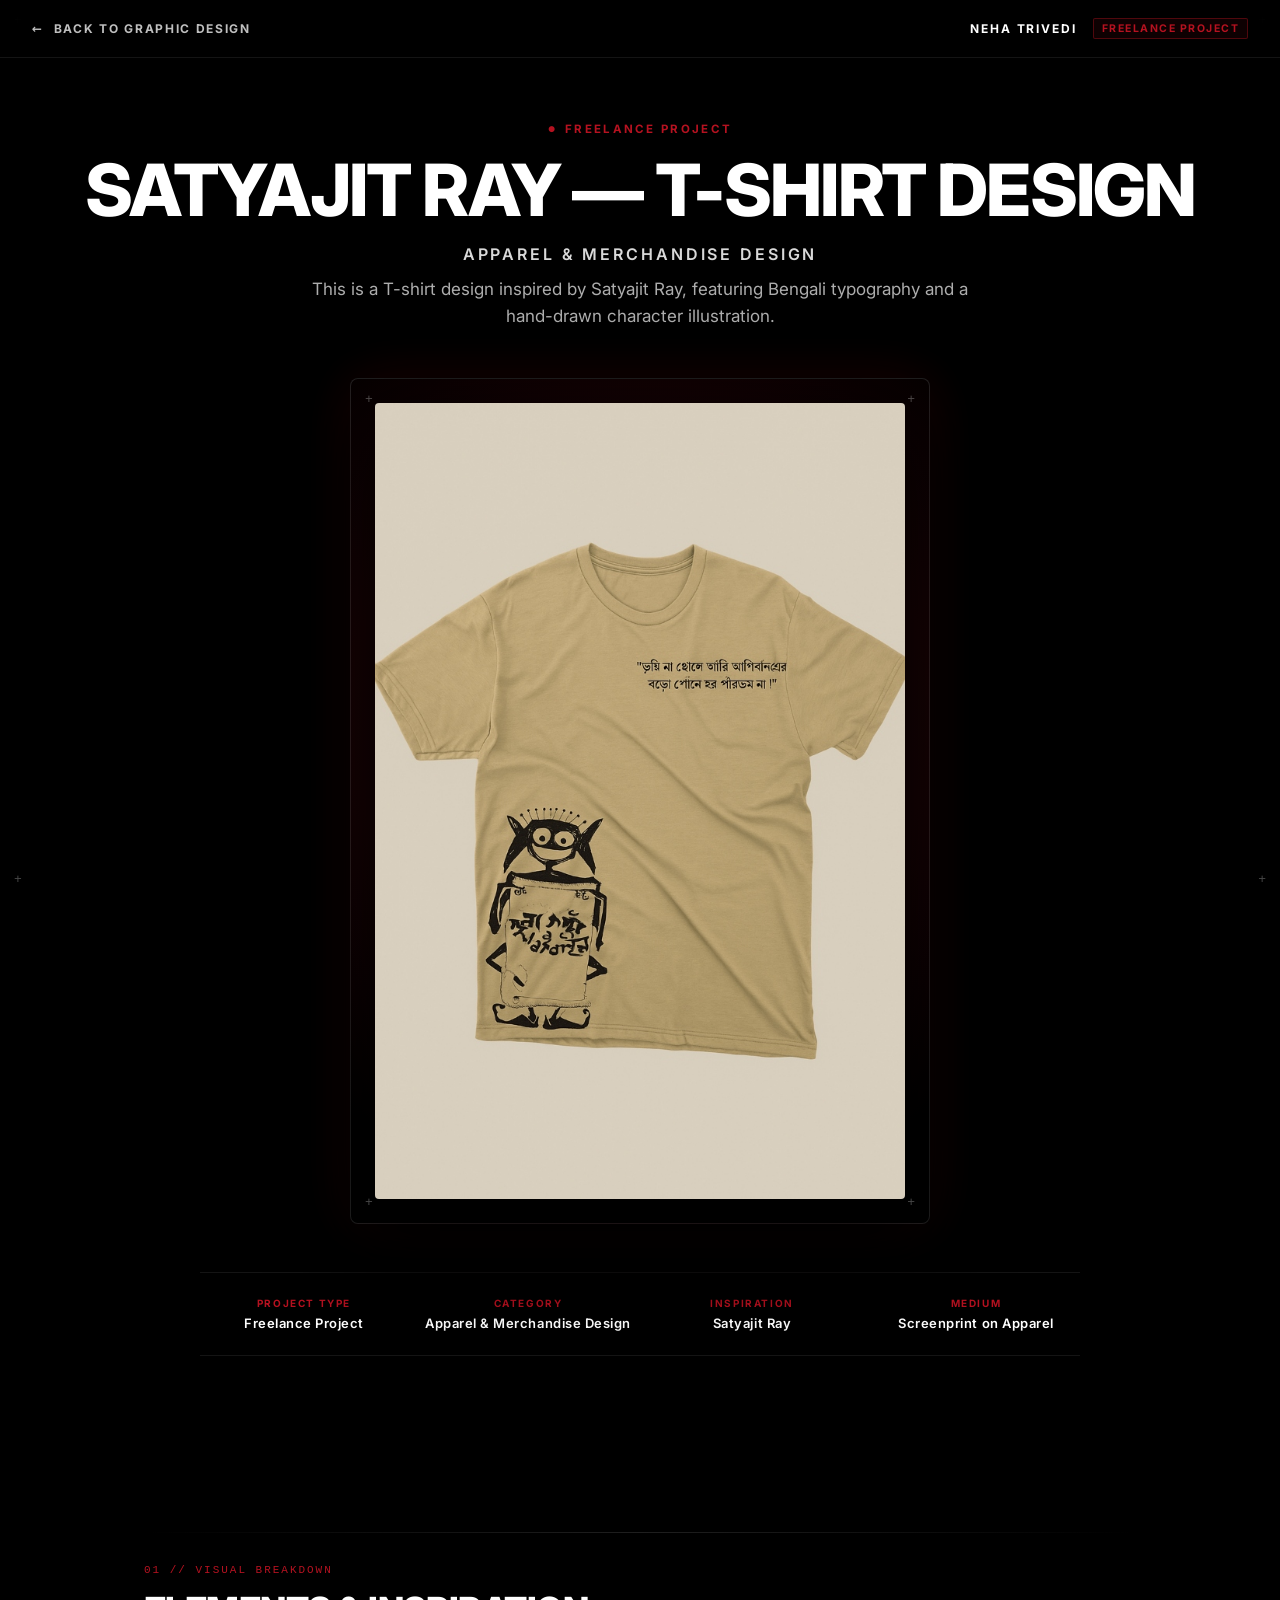
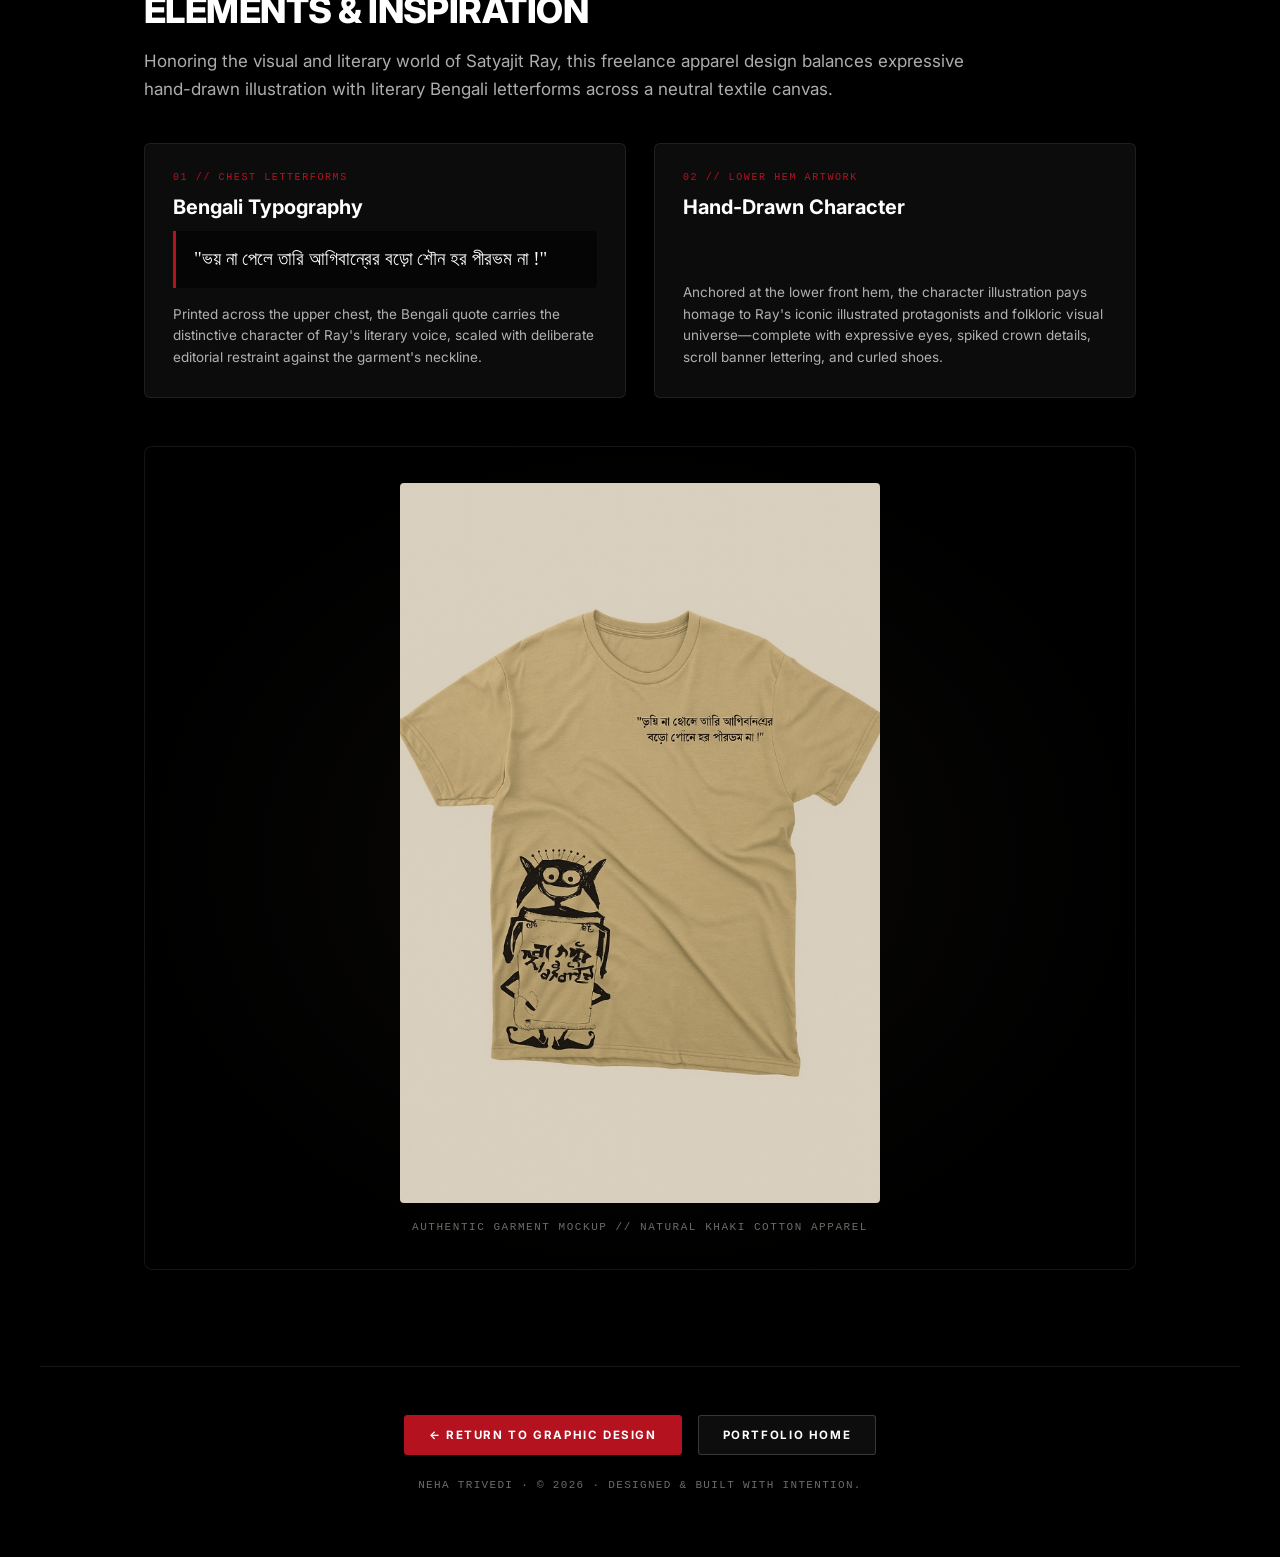
<file: case-study-satyajit-ray-tshirt.html>
<!DOCTYPE html>
<html lang="en">
<head>
  <meta charset="UTF-8">
  <meta name="viewport" content="width=device-width, initial-scale=1.0">
  <title>SATYAJIT RAY — T-SHIRT DESIGN | Neha Trivedi</title>
  
  <meta name="description" content="Case study for Satyajit Ray — T-Shirt Design by Neha Trivedi. Freelance apparel & merchandise design inspired by Satyajit Ray, featuring Bengali typography and hand-drawn character illustration.">
  <meta name="author" content="Neha Trivedi">
  
  <!-- SVG Favicon -->
  <link rel="icon" type="image/svg+xml" href="assets/images/favicon.svg">

  <!-- Google Fonts: Inter, Cinzel & Space Grotesk -->
  <link rel="preconnect" href="https://fonts.googleapis.com">
  <link rel="preconnect" href="https://fonts.gstatic.com" crossorigin>
  <link href="https://fonts.googleapis.com/css2?family=Cinzel:wght@600;700;800;900&family=Inter:wght@300;400;500;600;700;800&family=Space+Grotesk:wght@400;500;600;700&display=swap" rel="stylesheet">

  <!-- Core Portfolio Stylesheet -->
  <link rel="stylesheet" href="style.css">

  <style>
    /* ==========================================================================
       CASE STUDY: SATYAJIT RAY — T-SHIRT DESIGN
       Visual Identity: Minimal, experimental and editorial.
       Palette: Black (#000000 / #0A0A0A), Paper White (#FFFFFF), Deep Red (#B51220).
       Apparel Accent: Natural Sand / Khaki (#C1A97C).
       ========================================================================== */

    :root {
      --case-max-w: 1040px;
      --case-wide-w: 1200px;
      --case-border: rgba(255, 255, 255, 0.08);
      --case-border-hover: rgba(255, 255, 255, 0.18);
      --case-text-muted: rgba(255, 255, 255, 0.68);
      --case-text-faint: rgba(255, 255, 255, 0.42);
      --case-panel-bg: rgba(255, 255, 255, 0.02);
      --case-bg-dark: #080808;
      --fabric-tan: #C1A97C;
    }

    html {
      overflow-x: hidden;
      scroll-behavior: smooth;
    }

    body.case-page {
      background-color: var(--ink-black, #000000);
      color: var(--paper-white, #FFFFFF);
      min-height: 100vh;
      display: flex;
      flex-direction: column;
      overflow-x: hidden;
      width: 100%;
      margin: 0;
      padding: 0;
      font-family: var(--font-sans, 'Inter', sans-serif);
      -webkit-font-smoothing: antialiased;
    }

    /* --------------------------------------------------------------------------
       1. STICKY TOP NAVIGATION
       -------------------------------------------------------------------------- */
    .case-nav {
      position: sticky;
      top: 0;
      z-index: 1000;
      background: rgba(0, 0, 0, 0.88);
      backdrop-filter: blur(16px);
      -webkit-backdrop-filter: blur(16px);
      border-bottom: 1px solid var(--case-border);
      padding: 18px 32px;
      display: flex;
      align-items: center;
      justify-content: space-between;
      transition: border-color 0.3s ease;
    }

    .case-nav-left {
      display: flex;
      align-items: center;
      gap: 12px;
    }

    .case-nav-back {
      display: inline-flex;
      align-items: center;
      gap: 10px;
      font-family: var(--font-sans);
      font-size: 12px;
      font-weight: 700;
      letter-spacing: 0.14em;
      text-transform: uppercase;
      color: rgba(255, 255, 255, 0.75);
      text-decoration: none;
      transition: color 0.25s ease, transform 0.25s ease;
      outline: none;
    }

    .case-nav-back:hover {
      color: var(--blood-red, #B51220);
      transform: translateX(-3px);
    }

    .case-nav-back:focus-visible {
      color: var(--blood-red, #B51220);
      outline: 2px solid var(--blood-red, #B51220);
      outline-offset: 4px;
    }

    .case-nav-back .back-arrow {
      font-family: system-ui, sans-serif;
      transition: transform 0.25s ease;
    }

    .case-nav-back:hover .back-arrow {
      transform: translateX(-2px);
    }

    .case-nav-right {
      display: flex;
      align-items: center;
      gap: 16px;
    }

    .case-nav-brand {
      font-family: var(--font-sans);
      font-size: 12px;
      font-weight: 700;
      letter-spacing: 0.16em;
      text-transform: uppercase;
      color: var(--paper-white);
    }

    .case-nav-badge {
      font-family: var(--font-sans);
      font-size: 10.5px;
      font-weight: 700;
      letter-spacing: 0.14em;
      text-transform: uppercase;
      color: var(--blood-red, #B51220);
      padding: 3px 8px;
      border: 1px solid rgba(181, 18, 32, 0.4);
      border-radius: 2px;
      background: rgba(181, 18, 32, 0.08);
    }

    /* --------------------------------------------------------------------------
       2. HERO SECTION — EDITORIAL APPAREL PRESENTATION
       -------------------------------------------------------------------------- */
    .case-hero {
      padding: 64px 24px 56px;
      max-width: var(--case-wide-w);
      width: 100%;
      margin: 0 auto;
      display: flex;
      flex-direction: column;
      align-items: center;
      text-align: center;
      box-sizing: border-box;
      position: relative;
    }

    .case-hero-pre {
      display: inline-flex;
      align-items: center;
      gap: 8px;
      font-family: var(--font-sans);
      font-size: 11.5px;
      font-weight: 700;
      letter-spacing: 0.2em;
      text-transform: uppercase;
      color: var(--blood-red, #B51220);
      margin-bottom: 16px;
    }

    .case-hero-pre .badge-dot {
      font-size: 8px;
      line-height: 1;
    }

    .case-hero-title {
      font-family: var(--font-sans);
      font-size: clamp(38px, 6vw, 72px);
      font-weight: 800;
      letter-spacing: -0.025em;
      text-transform: uppercase;
      color: var(--paper-white);
      margin: 0 0 16px;
      line-height: 1.05;
    }

    .case-hero-category {
      font-family: var(--font-sans);
      font-size: clamp(13px, 1.8vw, 16px);
      font-weight: 600;
      letter-spacing: 0.18em;
      text-transform: uppercase;
      color: rgba(255, 255, 255, 0.85);
      margin: 0 0 12px;
    }

    .case-hero-subtitle {
      font-family: var(--font-sans);
      font-size: clamp(14px, 1.6vw, 17px);
      font-weight: 400;
      line-height: 1.6;
      color: var(--case-text-muted);
      margin: 0 auto 48px;
      max-width: 680px;
    }

    /* Prominent T-Shirt Mockup Centerpiece */
    .case-hero-mockup-stage {
      width: 100%;
      max-width: 580px;
      margin: 0 auto 48px;
      position: relative;
    }

    .case-hero-mockup-frame {
      position: relative;
      background: radial-gradient(circle at 50% 40%, rgba(193, 169, 124, 0.08) 0%, rgba(181, 18, 32, 0.12) 50%, rgba(0, 0, 0, 0.98) 85%);
      border: 1px solid rgba(255, 255, 255, 0.12);
      border-radius: 8px;
      padding: 24px;
      box-shadow: 0 32px 80px rgba(0, 0, 0, 0.95), 0 0 60px rgba(181, 18, 32, 0.18);
      box-sizing: border-box;
      transition: border-color 0.4s ease, box-shadow 0.4s ease;
      display: flex;
      justify-content: center;
      align-items: center;
    }

    .case-hero-mockup-frame:hover {
      border-color: rgba(181, 18, 32, 0.45);
      box-shadow: 0 40px 90px rgba(0, 0, 0, 0.98), 0 0 70px rgba(181, 18, 32, 0.28);
    }

    .case-hero-mockup-img {
      width: 100%;
      height: auto;
      aspect-ratio: 682 / 1024;
      display: block;
      border-radius: 4px;
      filter: drop-shadow(0 20px 40px rgba(0, 0, 0, 0.9));
      object-fit: contain;
    }

    /* Filmic Registration Corners */
    .stage-film-corners {
      position: absolute;
      inset: 14px;
      pointer-events: none;
      z-index: 2;
    }

    .stage-cross {
      position: absolute;
      font-family: var(--font-mono, monospace);
      font-size: 13px;
      line-height: 1;
      color: rgba(255, 255, 255, 0.28);
    }

    .stage-cross.tl { top: 0; left: 0; }
    .stage-cross.tr { top: 0; right: 0; }
    .stage-cross.bl { bottom: 0; left: 0; }
    .stage-cross.br { bottom: 0; right: 0; }

    /* Project Metadata Strip */
    .case-hero-meta-strip {
      width: 100%;
      max-width: 880px;
      margin: 0 auto 40px;
      display: grid;
      grid-template-columns: repeat(4, 1fr);
      gap: 16px;
      border-top: 1px solid var(--case-border);
      border-bottom: 1px solid var(--case-border);
      padding: 24px 0;
      box-sizing: border-box;
    }

    .case-meta-cell {
      display: flex;
      flex-direction: column;
      align-items: center;
      gap: 6px;
      text-align: center;
    }

    .case-meta-label {
      font-family: var(--font-sans);
      font-size: 10px;
      font-weight: 700;
      letter-spacing: 0.16em;
      text-transform: uppercase;
      color: var(--blood-red, #B51220);
    }

    .case-meta-val {
      font-family: var(--font-sans);
      font-size: 13px;
      font-weight: 600;
      letter-spacing: 0.04em;
      color: var(--paper-white);
    }

    /* --------------------------------------------------------------------------
       3. EDITORIAL DETAILS EXPLORATION
       -------------------------------------------------------------------------- */
    .case-section {
      padding: 56px 24px;
      max-width: var(--case-max-w);
      width: 100%;
      margin: 0 auto;
      box-sizing: border-box;
    }

    .case-section-divider {
      width: 100%;
      height: 1px;
      background: linear-gradient(90deg, transparent 0%, rgba(255, 255, 255, 0.12) 50%, transparent 100%);
      margin: 24px 0;
    }

    .case-section-kicker {
      display: inline-flex;
      align-items: center;
      gap: 8px;
      font-family: var(--font-mono, monospace);
      font-size: 11px;
      letter-spacing: 0.18em;
      color: var(--blood-red, #B51220);
      text-transform: uppercase;
      margin-bottom: 14px;
    }

    .case-section-title {
      font-family: var(--font-sans);
      font-size: clamp(24px, 3.5vw, 36px);
      font-weight: 800;
      letter-spacing: -0.015em;
      text-transform: uppercase;
      color: var(--paper-white);
      margin: 0 0 16px;
      line-height: 1.15;
    }

    .case-body-lead {
      font-family: var(--font-sans);
      font-size: clamp(15px, 1.8vw, 17px);
      line-height: 1.65;
      color: var(--case-text-muted);
      margin: 0 0 40px;
      max-width: 840px;
    }

    /* Two-Column Detail Cards Grid */
    .case-details-grid {
      display: grid;
      grid-template-columns: repeat(2, 1fr);
      gap: 28px;
      margin-bottom: 48px;
    }

    .case-detail-card {
      background: rgba(18, 18, 18, 0.7);
      border: 1px solid var(--case-border);
      border-radius: 6px;
      padding: 28px;
      box-sizing: border-box;
      display: flex;
      flex-direction: column;
      justify-content: space-between;
      transition: border-color 0.3s ease, transform 0.3s ease;
    }

    .case-detail-card:hover {
      border-color: rgba(181, 18, 32, 0.4);
      transform: translateY(-4px);
    }

    .card-detail-tag {
      font-family: var(--font-mono, monospace);
      font-size: 10px;
      letter-spacing: 0.16em;
      color: var(--blood-red, #B51220);
      text-transform: uppercase;
      margin-bottom: 12px;
      display: block;
    }

    .card-detail-heading {
      font-family: var(--font-sans);
      font-size: 20px;
      font-weight: 700;
      color: var(--paper-white);
      margin: 0 0 12px;
    }

    .card-detail-bengali-quote {
      font-family: serif;
      font-size: 19px;
      line-height: 1.5;
      color: #FFFFFF;
      background: rgba(0, 0, 0, 0.55);
      border-left: 3px solid var(--blood-red, #B51220);
      padding: 14px 18px;
      border-radius: 0 4px 4px 0;
      margin: 10px 0 16px;
    }

    .card-detail-text {
      font-family: var(--font-sans);
      font-size: 13.5px;
      line-height: 1.6;
      color: var(--case-text-muted);
      margin: 0;
    }

    /* Full-Width Artwork Spotlight */
    .case-spotlight-panel {
      background: radial-gradient(ellipse at center, rgba(193, 169, 124, 0.05) 0%, rgba(0, 0, 0, 0.95) 75%);
      border: 1px solid var(--case-border);
      border-radius: 8px;
      padding: 36px 24px;
      box-sizing: border-box;
      text-align: center;
      margin: 40px 0;
    }

    .spotlight-caption {
      font-family: var(--font-mono, monospace);
      font-size: 11px;
      letter-spacing: 0.14em;
      color: var(--case-text-faint);
      text-transform: uppercase;
      margin-top: 18px;
    }

    /* --------------------------------------------------------------------------
       4. CLOSING / FOOTER NAVIGATION
       -------------------------------------------------------------------------- */
    .case-footer {
      border-top: 1px solid var(--case-border);
      padding: 48px 24px 64px;
      max-width: var(--case-wide-w);
      width: 100%;
      margin: 0 auto;
      box-sizing: border-box;
      display: flex;
      flex-direction: column;
      align-items: center;
      text-align: center;
      gap: 24px;
    }

    .footer-actions {
      display: flex;
      gap: 16px;
      flex-wrap: wrap;
      justify-content: center;
    }

    .footer-btn {
      display: inline-flex;
      align-items: center;
      gap: 8px;
      font-family: var(--font-sans);
      font-size: 11.5px;
      font-weight: 700;
      letter-spacing: 0.14em;
      text-transform: uppercase;
      padding: 12px 24px;
      border-radius: 3px;
      text-decoration: none;
      transition: all 0.25s ease;
    }

    .footer-btn-primary {
      background: var(--blood-red, #B51220);
      color: #FFFFFF;
      border: 1px solid var(--blood-red, #B51220);
    }

    .footer-btn-primary:hover {
      background: #cf1526;
      transform: translateY(-2px);
      box-shadow: 0 6px 20px rgba(181, 18, 32, 0.4);
    }

    .footer-btn-secondary {
      background: rgba(255, 255, 255, 0.05);
      color: var(--paper-white);
      border: 1px solid rgba(255, 255, 255, 0.18);
    }

    .footer-btn-secondary:hover {
      background: rgba(255, 255, 255, 0.1);
      border-color: rgba(255, 255, 255, 0.35);
      transform: translateY(-2px);
    }

    .footer-credits {
      font-family: var(--font-mono, monospace);
      font-size: 11px;
      letter-spacing: 0.12em;
      color: var(--case-text-faint);
    }

    /* --------------------------------------------------------------------------
       5. RESPONSIVE MEDIA QUERIES
       -------------------------------------------------------------------------- */
    @media (max-width: 860px) {
      .case-hero-meta-strip {
        grid-template-columns: repeat(2, 1fr);
        gap: 20px;
      }
      .case-details-grid {
        grid-template-columns: 1fr;
        gap: 20px;
      }
    }

    @media (max-width: 580px) {
      .case-nav {
        padding: 14px 18px;
      }
      .case-hero {
        padding: 40px 16px 36px;
      }
      .case-hero-mockup-frame {
        padding: 14px;
      }
      .case-hero-meta-strip {
        grid-template-columns: 1fr;
        gap: 16px;
        padding: 18px 0;
      }
      .case-section {
        padding: 40px 16px;
      }
      .case-detail-card {
        padding: 20px;
      }
      .footer-actions {
        flex-direction: column;
        width: 100%;
      }
      .footer-btn {
        width: 100%;
        justify-content: center;
        box-sizing: border-box;
      }
    }
  </style>
</head>
<body class="case-page">

  <!-- Sticky Top Navigation -->
  <header>
    <nav class="case-nav" aria-label="Case Study Navigation">
      <div class="case-nav-left">
        <a href="index.html#graphic-design" class="case-nav-back">
          <span class="back-arrow" aria-hidden="true">←</span> BACK TO GRAPHIC DESIGN
        </a>
      </div>
      <div class="case-nav-right">
        <span class="case-nav-brand">Neha Trivedi</span>
        <span class="case-nav-badge">Freelance Project</span>
      </div>
    </nav>
  </header>

  <main id="main-content">
    
    <!-- Hero Header & Primary Prominent T-Shirt Mockup -->
    <section class="case-hero" aria-label="Project Hero Header">
      
      <div class="case-hero-pre">
        <span class="badge-dot" aria-hidden="true">●</span> FREELANCE PROJECT
      </div>

      <h1 class="case-hero-title">SATYAJIT RAY — T-SHIRT DESIGN</h1>
      <p class="case-hero-category">APPAREL &amp; MERCHANDISE DESIGN</p>
      
      <p class="case-hero-subtitle">
        This is a T-shirt design inspired by Satyajit Ray, featuring Bengali typography and a hand-drawn character illustration.
      </p>

      <!-- Prominent T-Shirt Mockup Centerpiece -->
      <div class="case-hero-mockup-stage">
        <div class="case-hero-mockup-frame">
          <div class="stage-film-corners" aria-hidden="true">
            <span class="stage-cross tl">+</span>
            <span class="stage-cross tr">+</span>
            <span class="stage-cross bl">+</span>
            <span class="stage-cross br">+</span>
          </div>
          
          <img src="assets/images/satyajit-ray-tshirt.jpg" 
               alt="Satyajit Ray T-Shirt Design Mockup — Complete uncropped garment featuring chest typography and hand-drawn character illustration" 
               class="case-hero-mockup-img" 
               width="682" 
               height="1024">
        </div>
      </div>

      <!-- Project Metadata Strip -->
      <div class="case-hero-meta-strip">
        <div class="case-meta-cell">
          <span class="case-meta-label">PROJECT TYPE</span>
          <span class="case-meta-val">Freelance Project</span>
        </div>
        <div class="case-meta-cell">
          <span class="case-meta-label">CATEGORY</span>
          <span class="case-meta-val">Apparel &amp; Merchandise Design</span>
        </div>
        <div class="case-meta-cell">
          <span class="case-meta-label">INSPIRATION</span>
          <span class="case-meta-val">Satyajit Ray</span>
        </div>
        <div class="case-meta-cell">
          <span class="case-meta-label">MEDIUM</span>
          <span class="case-meta-val">Screenprint on Apparel</span>
        </div>
      </div>

    </section>

    <!-- Editorial Exploration: Typography & Illustration Breakdown -->
    <section class="case-section" aria-label="Design Components Exploration">
      
      <div class="case-section-divider" aria-hidden="true"></div>

      <span class="case-section-kicker">01 // VISUAL BREAKDOWN</span>
      <h2 class="case-section-title">ELEMENTS &amp; INSPIRATION</h2>
      <p class="case-body-lead">
        Honoring the visual and literary world of Satyajit Ray, this freelance apparel design balances expressive hand-drawn illustration with literary Bengali letterforms across a neutral textile canvas.
      </p>

      <div class="case-details-grid">
        
        <!-- Detail 1: Bengali Typography -->
        <div class="case-detail-card">
          <div>
            <span class="card-detail-tag">01 // CHEST LETTERFORMS</span>
            <h3 class="card-detail-heading">Bengali Typography</h3>
            <div class="card-detail-bengali-quote">
              "ভয় না পেলে তারি আগিবান্রের বড়ো শৌন হর পীরভম না !"
            </div>
          </div>
          <p class="card-detail-text">
            Printed across the upper chest, the Bengali quote carries the distinctive character of Ray's literary voice, scaled with deliberate editorial restraint against the garment's neckline.
          </p>
        </div>

        <!-- Detail 2: Hand-Drawn Character Illustration -->
        <div class="case-detail-card">
          <div>
            <span class="card-detail-tag">02 // LOWER HEM ARTWORK</span>
            <h3 class="card-detail-heading">Hand-Drawn Character</h3>
          </div>
          <p class="card-detail-text">
            Anchored at the lower front hem, the character illustration pays homage to Ray's iconic illustrated protagonists and folkloric visual universe—complete with expressive eyes, spiked crown details, scroll banner lettering, and curled shoes.
          </p>
        </div>

      </div>

      <!-- Spotlight Frame -->
      <div class="case-spotlight-panel">
        <div class="stage-film-corners" aria-hidden="true">
          <span class="stage-cross tl">+</span>
          <span class="stage-cross tr">+</span>
          <span class="stage-cross bl">+</span>
          <span class="stage-cross br">+</span>
        </div>
        <img src="assets/images/satyajit-ray-tshirt.jpg" 
             alt="Full scale view of Satyajit Ray T-Shirt design" 
             style="max-width: 480px; width: 100%; height: auto; border-radius: 4px; display: block; margin: 0 auto;"
             loading="lazy">
        <div class="spotlight-caption">
          AUTHENTIC GARMENT MOCKUP // NATURAL KHAKI COTTON APPAREL
        </div>
      </div>

    </section>

  </main>

  <!-- Editorial Closing / Navigation Footer -->
  <footer class="case-footer">
    <div class="footer-actions">
      <a href="index.html#graphic-design" class="footer-btn footer-btn-primary">
        ← RETURN TO GRAPHIC DESIGN
      </a>
      <a href="index.html" class="footer-btn footer-btn-secondary">
        PORTFOLIO HOME
      </a>
    </div>

    <div class="footer-credits">
      NEHA TRIVEDI · © 2026 · DESIGNED &amp; BUILT WITH INTENTION.
    </div>
  </footer>

</body>
</html>
</file>
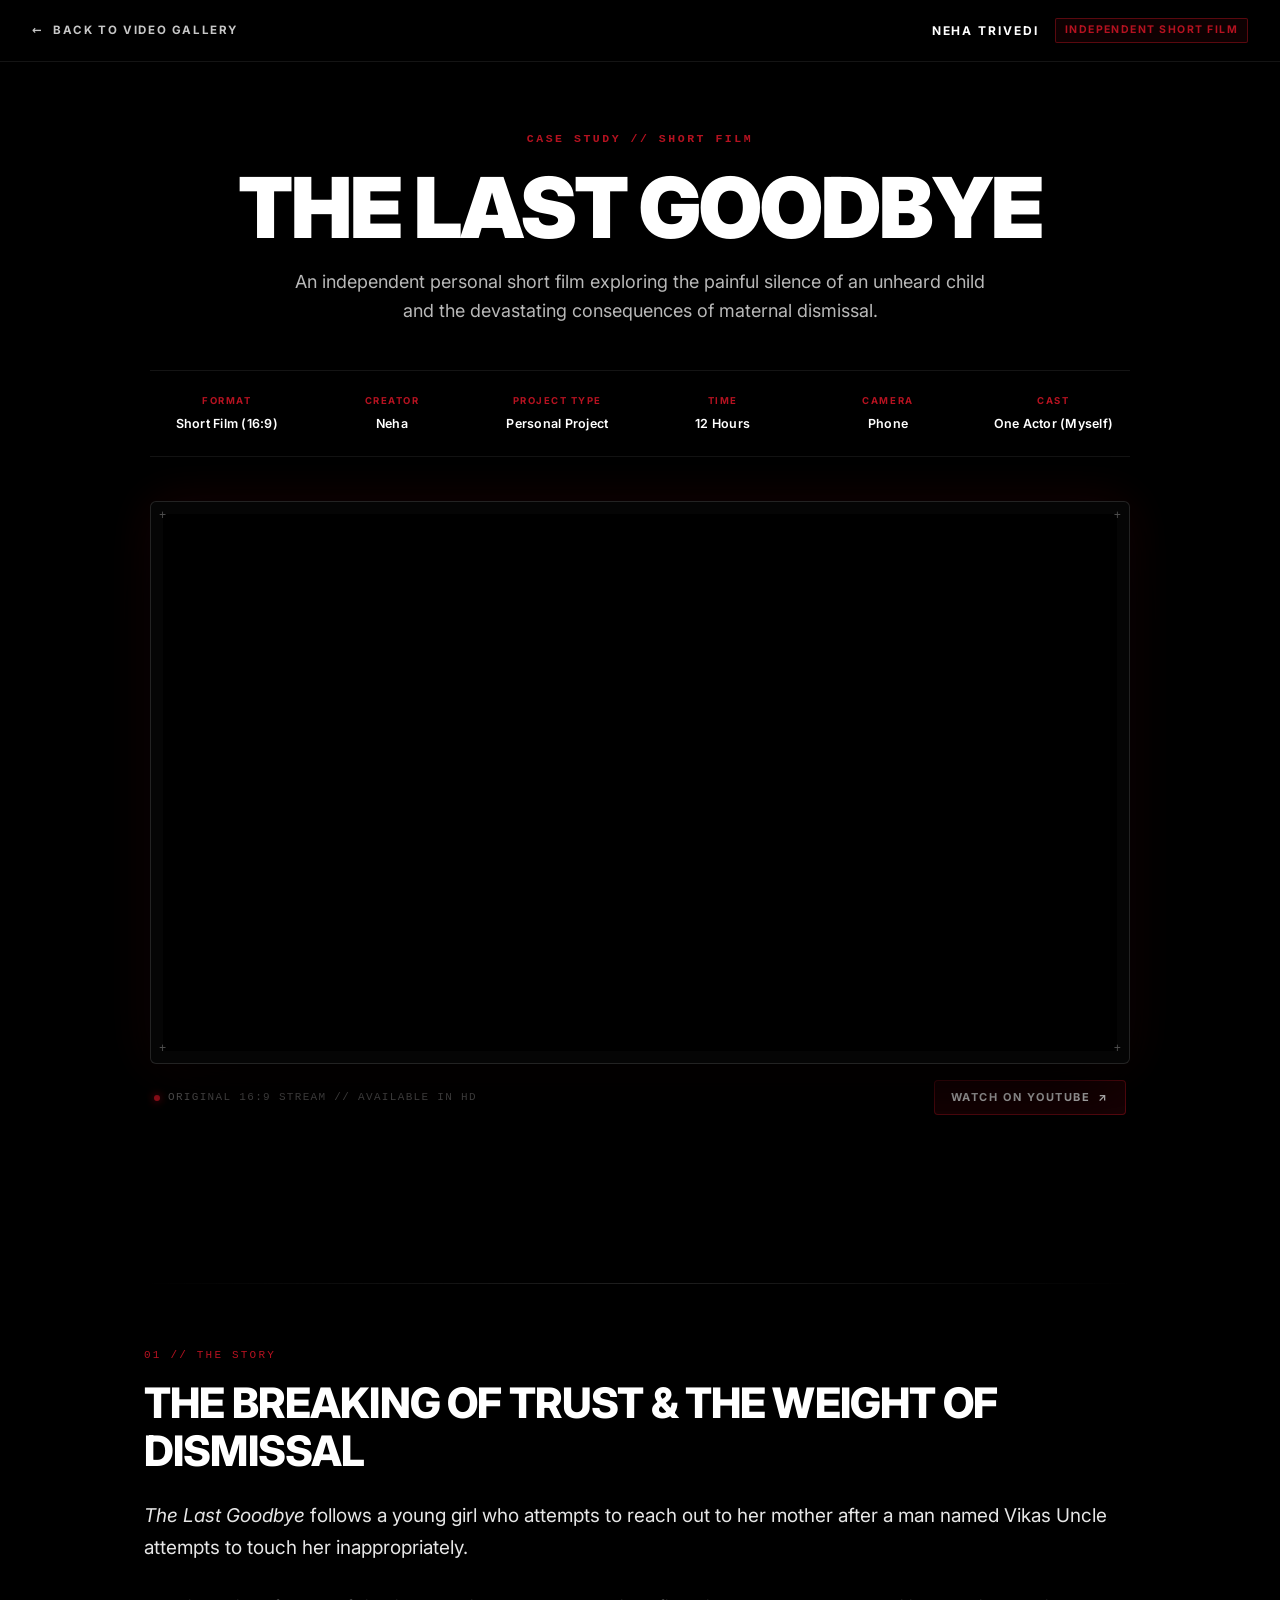
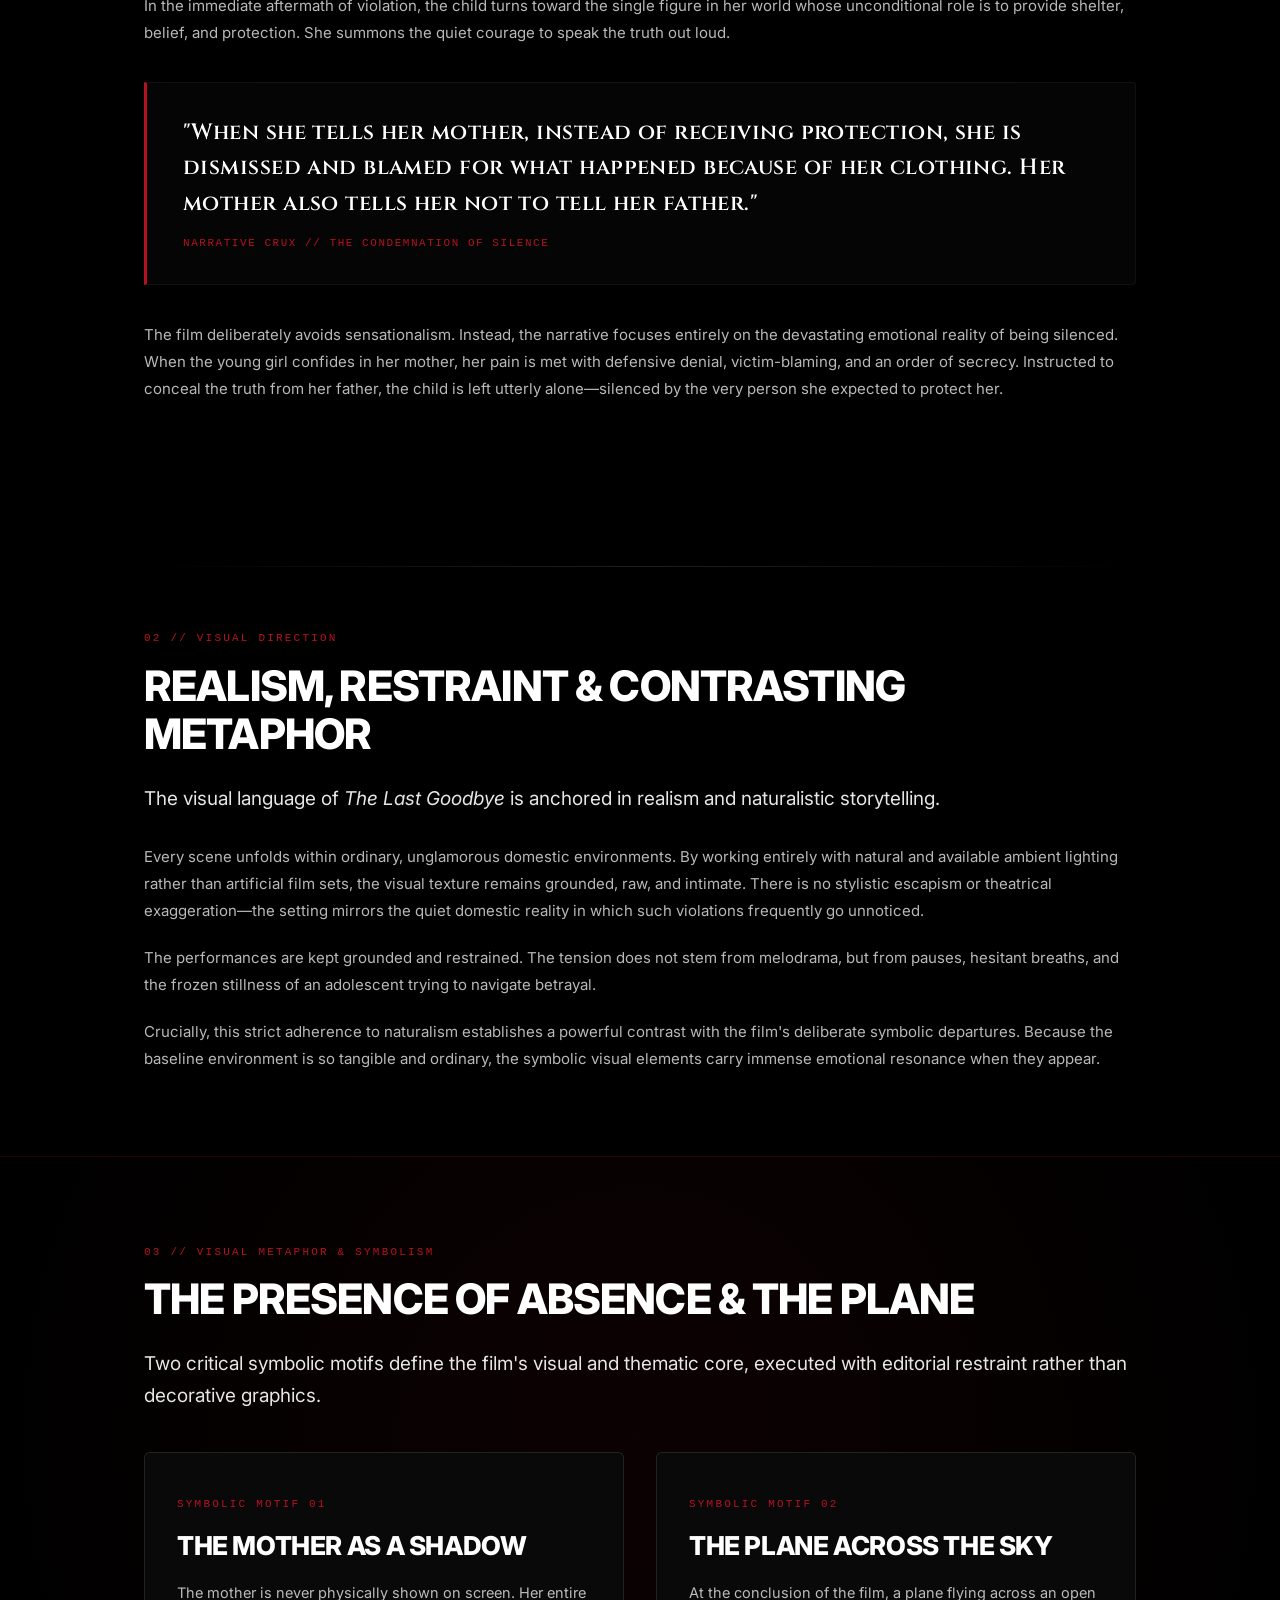
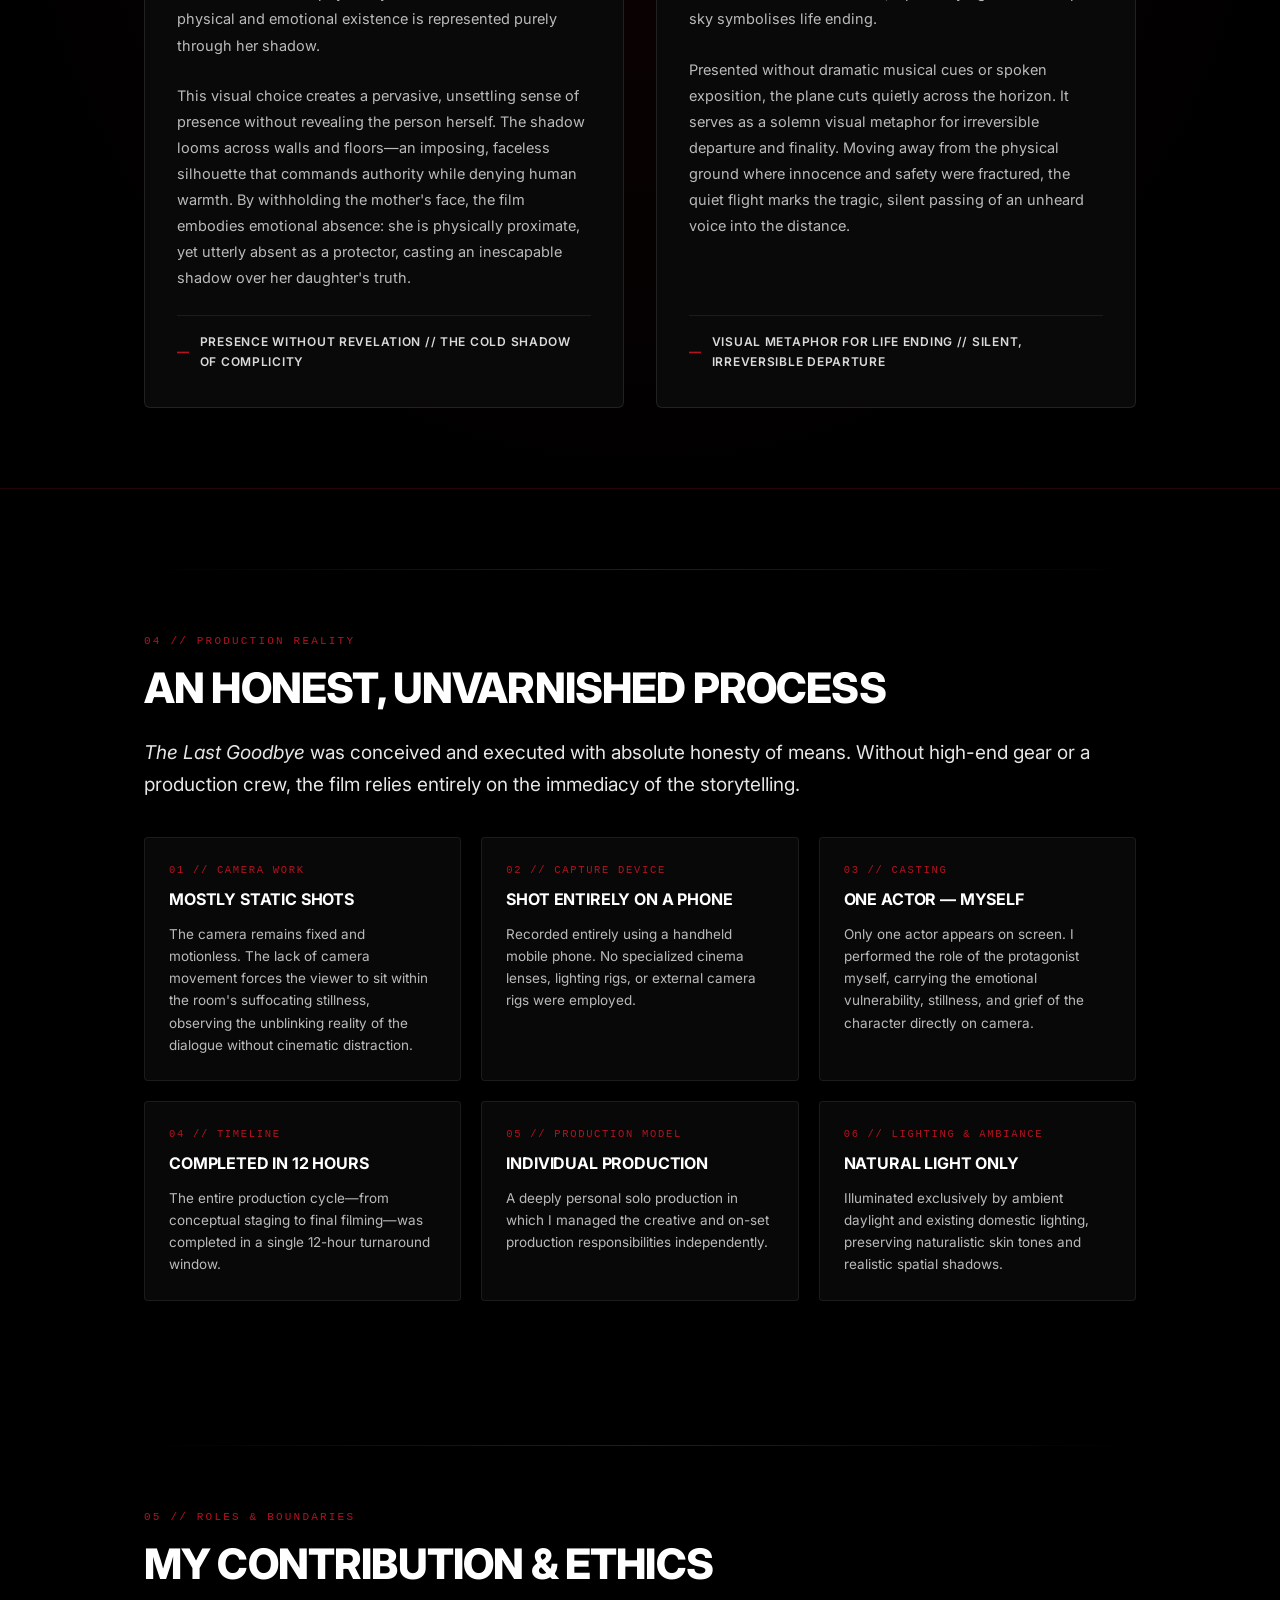
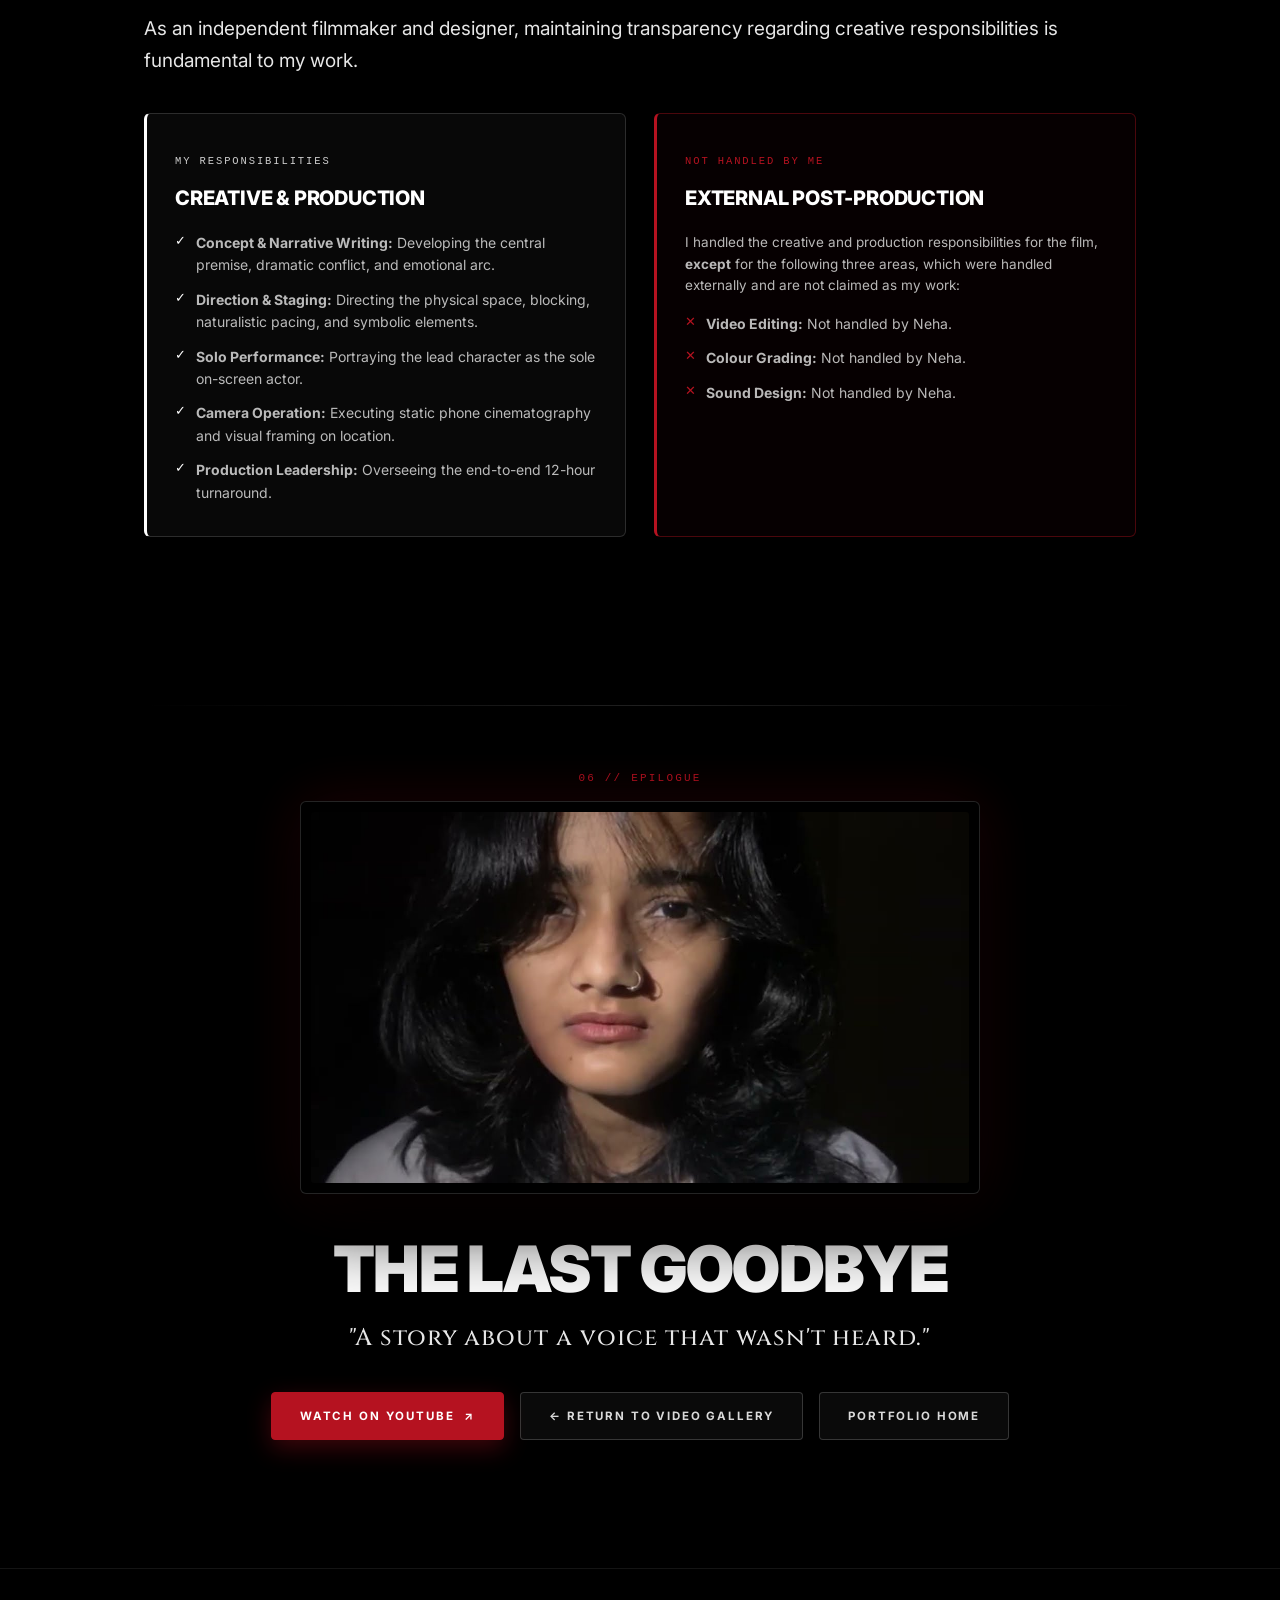
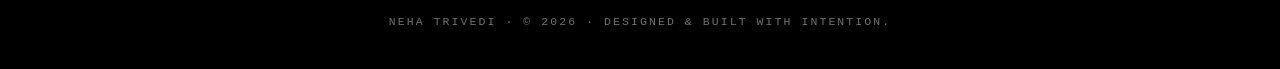
<file: case-study-the-last-goodbye.html>
<!DOCTYPE html>
<html lang="en">
<head>
  <meta charset="UTF-8">
  <meta name="viewport" content="width=device-width, initial-scale=1.0">
  <title>THE LAST GOODBYE — Short Film Case Study | Neha Trivedi</title>
  
  <meta name="description" content="Case study for 'The Last Goodbye', an independent personal short film created by Neha. An honest exploration of silence, dismissal, and the painful experience of an unheard child.">
  <meta name="author" content="Neha Trivedi">
  
  <!-- SVG Favicon -->
  <link rel="icon" type="image/svg+xml" href="assets/images/favicon.svg">

  <!-- Google Fonts: Inter, Cinzel & Space Grotesk -->
  <link rel="preconnect" href="https://fonts.googleapis.com">
  <link rel="preconnect" href="https://fonts.gstatic.com" crossorigin>
  <link href="https://fonts.googleapis.com/css2?family=Cinzel:wght@600;700;800;900&family=Inter:wght@300;400;500;600;700;800&family=Space+Grotesk:wght@400;500;600;700&display=swap" rel="stylesheet">

  <!-- Core Portfolio Stylesheet -->
  <link rel="stylesheet" href="style.css">

  <style>
    /* ==========================================================================
       CASE STUDY: THE LAST GOODBYE
       Visual Identity: Black, white and deep red aesthetic.
       Aesthetic: Cinematic, minimal, restrained, editorial.
       Palette: Pitch Black (#000000), Charcoal (#080808, #0e0e0e),
                Paper White (#FFFFFF), Deep Red Accent (#B51220).
       ========================================================================== */

    :root {
      --case-max-w: 1040px;
      --case-wide-w: 1240px;
      --case-border: rgba(255, 255, 255, 0.08);
      --case-border-hover: rgba(255, 255, 255, 0.2);
      --case-text-muted: rgba(255, 255, 255, 0.72);
      --case-text-faint: rgba(255, 255, 255, 0.44);
      --case-panel-bg: rgba(255, 255, 255, 0.02);
      --case-surface: #0a0a0a;
      --case-bg-dark: #000000;
      --blood-red: #B51220;
      --blood-glow: rgba(181, 18, 32, 0.25);
    }

    html {
      overflow-x: hidden;
      scroll-behavior: smooth;
    }

    body.case-page {
      background-color: var(--ink-black, #000000);
      color: var(--paper-white, #FFFFFF);
      min-height: 100vh;
      display: flex;
      flex-direction: column;
      overflow-x: hidden;
      width: 100%;
      margin: 0;
      padding: 0;
      font-family: var(--font-sans, 'Inter', sans-serif);
      -webkit-font-smoothing: antialiased;
      line-height: 1.6;
    }

    /* --------------------------------------------------------------------------
       1. STICKY TOP NAVIGATION
       -------------------------------------------------------------------------- */
    .case-nav {
      position: sticky;
      top: 0;
      z-index: 1000;
      background: rgba(0, 0, 0, 0.92);
      backdrop-filter: blur(18px);
      -webkit-backdrop-filter: blur(18px);
      border-bottom: 1px solid var(--case-border);
      padding: 18px 32px;
      display: flex;
      align-items: center;
      justify-content: space-between;
      transition: border-color 0.3s ease;
    }

    .case-nav-left {
      display: flex;
      align-items: center;
      gap: 12px;
    }

    .case-nav-back {
      display: inline-flex;
      align-items: center;
      gap: 10px;
      font-family: var(--font-sans);
      font-size: 11.5px;
      font-weight: 700;
      letter-spacing: 0.14em;
      text-transform: uppercase;
      color: rgba(255, 255, 255, 0.78);
      text-decoration: none;
      transition: color 0.25s ease, transform 0.25s ease;
      outline: none;
    }

    .case-nav-back:hover {
      color: var(--blood-red);
      transform: translateX(-3px);
    }

    .case-nav-back:focus-visible {
      color: var(--blood-red);
      outline: 2px solid var(--blood-red);
      outline-offset: 4px;
    }

    .case-nav-back .back-arrow {
      font-family: system-ui, sans-serif;
      transition: transform 0.25s ease;
    }

    .case-nav-back:hover .back-arrow {
      transform: translateX(-2px);
    }

    .case-nav-right {
      display: flex;
      align-items: center;
      gap: 16px;
    }

    .case-nav-brand {
      font-family: var(--font-sans);
      font-size: 12px;
      font-weight: 700;
      letter-spacing: 0.16em;
      text-transform: uppercase;
      color: var(--paper-white);
    }

    .case-nav-badge {
      font-family: var(--font-sans);
      font-size: 10.5px;
      font-weight: 700;
      letter-spacing: 0.14em;
      text-transform: uppercase;
      color: var(--blood-red);
      padding: 3px 9px;
      border: 1px solid rgba(181, 18, 32, 0.45);
      border-radius: 2px;
      background: rgba(181, 18, 32, 0.08);
    }

    /* --------------------------------------------------------------------------
       2. HERO SECTION — CINEMATIC FILM OPENING
       -------------------------------------------------------------------------- */
    .case-hero {
      padding: 68px 24px 64px;
      max-width: var(--case-wide-w);
      width: 100%;
      margin: 0 auto;
      display: flex;
      flex-direction: column;
      align-items: center;
      text-align: center;
      box-sizing: border-box;
      position: relative;
    }

    .case-hero-pre {
      display: inline-flex;
      align-items: center;
      gap: 8px;
      font-family: var(--font-mono, monospace);
      font-size: 11.5px;
      font-weight: 600;
      letter-spacing: 0.22em;
      text-transform: uppercase;
      color: var(--blood-red);
      margin-bottom: 16px;
    }

    .case-hero-title {
      font-family: var(--font-sans);
      font-size: clamp(38px, 6.8vw, 84px);
      font-weight: 900;
      letter-spacing: -0.025em;
      text-transform: uppercase;
      color: var(--paper-white);
      margin: 0 0 16px;
      line-height: 1.05;
    }

    .case-hero-subtitle {
      font-family: var(--font-sans);
      font-size: clamp(14px, 1.7vw, 18px);
      font-weight: 400;
      line-height: 1.6;
      color: var(--case-text-muted);
      margin: 0 auto 44px;
      max-width: 720px;
    }

    /* Metadata Shelf / Strip */
    .case-hero-meta-strip {
      width: 100%;
      max-width: 980px;
      margin: 0 auto 44px;
      display: grid;
      grid-template-columns: repeat(6, 1fr);
      gap: 12px;
      border-top: 1px solid var(--case-border);
      border-bottom: 1px solid var(--case-border);
      padding: 22px 0;
      box-sizing: border-box;
    }

    .case-meta-cell {
      display: flex;
      flex-direction: column;
      align-items: center;
      gap: 6px;
      text-align: center;
      padding: 0 8px;
    }

    .case-meta-label {
      font-family: var(--font-sans);
      font-size: 9.5px;
      font-weight: 700;
      letter-spacing: 0.16em;
      text-transform: uppercase;
      color: var(--blood-red);
    }

    .case-meta-val {
      font-family: var(--font-sans);
      font-size: 12.5px;
      font-weight: 600;
      letter-spacing: 0.02em;
      color: var(--paper-white);
      white-space: nowrap;
    }

    /* --------------------------------------------------------------------------
       RESPONSIVE 16:9 EMBEDDED FILM PLAYER
       -------------------------------------------------------------------------- */
    .case-player-wrapper {
      width: 100%;
      max-width: 980px;
      margin: 0 auto 24px;
      position: relative;
    }

    .case-player-frame {
      position: relative;
      background: #050505;
      border: 1px solid rgba(255, 255, 255, 0.12);
      border-radius: 6px;
      padding: 12px;
      box-shadow: 0 32px 80px rgba(0, 0, 0, 0.98), 0 0 50px rgba(181, 18, 32, 0.15);
      transition: border-color 0.4s ease, box-shadow 0.4s ease;
      box-sizing: border-box;
    }

    .case-player-frame:hover {
      border-color: rgba(181, 18, 32, 0.5);
      box-shadow: 0 40px 90px rgba(0, 0, 0, 1), 0 0 70px rgba(181, 18, 32, 0.25);
    }

    .stage-film-corners {
      position: absolute;
      inset: 8px;
      pointer-events: none;
      z-index: 5;
    }

    .stage-cross {
      position: absolute;
      font-family: var(--font-mono, monospace);
      font-size: 12px;
      line-height: 1;
      color: rgba(255, 255, 255, 0.3);
    }

    .stage-cross.tl { top: 0; left: 0; }
    .stage-cross.tr { top: 0; right: 0; }
    .stage-cross.bl { bottom: 0; left: 0; }
    .stage-cross.br { bottom: 0; right: 0; }

    .video-viewport-169-embed {
      position: relative;
      width: 100%;
      padding-top: 56.25%; /* 16:9 ratio */
      border-radius: 4px;
      overflow: hidden;
      background-color: #000000;
    }

    .video-viewport-169-embed iframe {
      position: absolute;
      top: 0;
      left: 0;
      width: 100%;
      height: 100%;
      border: 0;
      display: block;
    }

    /* Player Action Bar */
    .case-player-bar {
      display: flex;
      align-items: center;
      justify-content: space-between;
      flex-wrap: wrap;
      gap: 16px;
      width: 100%;
      max-width: 980px;
      margin: 16px auto 0;
      padding: 0 4px;
      box-sizing: border-box;
    }

    .case-player-status {
      display: inline-flex;
      align-items: center;
      gap: 8px;
      font-family: var(--font-mono, monospace);
      font-size: 11px;
      letter-spacing: 0.12em;
      color: var(--case-text-faint);
      text-transform: uppercase;
    }

    .status-dot {
      width: 6px;
      height: 6px;
      border-radius: 50%;
      background: var(--blood-red);
      box-shadow: 0 0 8px var(--blood-red);
      display: inline-block;
    }

    .case-player-link {
      display: inline-flex;
      align-items: center;
      gap: 8px;
      font-family: var(--font-sans);
      font-size: 11px;
      font-weight: 700;
      letter-spacing: 0.14em;
      text-transform: uppercase;
      color: var(--paper-white);
      background: rgba(181, 18, 32, 0.15);
      border: 1px solid rgba(181, 18, 32, 0.5);
      padding: 8px 16px;
      border-radius: 4px;
      text-decoration: none;
      transition: all 0.25s ease;
    }

    .case-player-link:hover {
      background: var(--blood-red);
      color: #FFFFFF;
      transform: translateY(-1px);
      box-shadow: 0 4px 18px rgba(181, 18, 32, 0.4);
    }

    /* --------------------------------------------------------------------------
       3. EDITORIAL CASE STUDY SECTIONS
       -------------------------------------------------------------------------- */
    .case-section {
      padding: 64px 24px;
      max-width: var(--case-max-w);
      width: 100%;
      margin: 0 auto;
      box-sizing: border-box;
    }

    .case-section-divider {
      width: 100%;
      height: 1px;
      background: linear-gradient(90deg, transparent 0%, rgba(255, 255, 255, 0.12) 50%, transparent 100%);
      margin: 16px 0 56px;
    }

    .case-section-kicker {
      display: inline-flex;
      align-items: center;
      gap: 8px;
      font-family: var(--font-mono, monospace);
      font-size: 11px;
      letter-spacing: 0.2em;
      color: var(--blood-red);
      text-transform: uppercase;
      margin-bottom: 14px;
    }

    .case-section-title {
      font-family: var(--font-sans);
      font-size: clamp(26px, 4vw, 42px);
      font-weight: 800;
      letter-spacing: -0.02em;
      text-transform: uppercase;
      color: var(--paper-white);
      margin: 0 0 24px;
      line-height: 1.15;
    }

    .case-lead-p {
      font-size: clamp(16px, 2vw, 19px);
      line-height: 1.7;
      color: rgba(255, 255, 255, 0.9);
      margin: 0 0 28px;
      font-weight: 400;
    }

    .case-body-p {
      font-size: 15px;
      line-height: 1.8;
      color: var(--case-text-muted);
      margin: 0 0 20px;
      font-weight: 400;
    }

    /* Editorial Pullquote */
    .case-quote-block {
      margin: 36px 0;
      padding: 32px 36px;
      background: rgba(255, 255, 255, 0.02);
      border-left: 3px solid var(--blood-red);
      border-top: 1px solid rgba(255, 255, 255, 0.05);
      border-right: 1px solid rgba(255, 255, 255, 0.05);
      border-bottom: 1px solid rgba(255, 255, 255, 0.05);
      border-radius: 0 4px 4px 0;
      box-sizing: border-box;
    }

    .case-quote-text {
      font-family: var(--font-serif, 'Cinzel', serif);
      font-size: clamp(17px, 2.2vw, 22px);
      font-weight: 600;
      line-height: 1.6;
      color: #FFFFFF;
      margin: 0 0 14px;
      letter-spacing: 0.02em;
    }

    .case-quote-caption {
      font-family: var(--font-mono, monospace);
      font-size: 11px;
      letter-spacing: 0.14em;
      text-transform: uppercase;
      color: var(--blood-red);
    }

    /* --------------------------------------------------------------------------
       4. SECTION: SYMBOLISM (HIGH VISUAL IMPORTANCE)
       -------------------------------------------------------------------------- */
    .symbolism-section {
      background: radial-gradient(ellipse at 50% 30%, rgba(181, 18, 32, 0.07) 0%, rgba(0, 0, 0, 0.95) 75%);
      border-top: 1px solid rgba(181, 18, 32, 0.2);
      border-bottom: 1px solid rgba(181, 18, 32, 0.2);
      padding: 80px 24px;
    }

    .symbolism-grid {
      display: grid;
      grid-template-columns: repeat(2, 1fr);
      gap: 32px;
      margin-top: 40px;
    }

    .symbolism-card {
      background: #090909;
      border: 1px solid rgba(255, 255, 255, 0.1);
      border-radius: 6px;
      padding: 36px 32px;
      display: flex;
      flex-direction: column;
      justify-content: space-between;
      position: relative;
      transition: border-color 0.35s ease, transform 0.35s ease, box-shadow 0.35s ease;
      box-sizing: border-box;
    }

    .symbolism-card:hover {
      border-color: rgba(181, 18, 32, 0.55);
      transform: translateY(-3px);
      box-shadow: 0 24px 60px rgba(0, 0, 0, 0.9), 0 0 35px rgba(181, 18, 32, 0.2);
    }

    .symbolism-tag {
      font-family: var(--font-mono, monospace);
      font-size: 11px;
      letter-spacing: 0.2em;
      text-transform: uppercase;
      color: var(--blood-red);
      display: inline-block;
      margin-bottom: 16px;
    }

    .symbolism-heading {
      font-family: var(--font-sans);
      font-size: clamp(20px, 2.4vw, 26px);
      font-weight: 800;
      letter-spacing: -0.015em;
      text-transform: uppercase;
      color: var(--paper-white);
      margin: 0 0 18px;
      line-height: 1.25;
    }

    .symbolism-text {
      font-size: 14.5px;
      line-height: 1.8;
      color: var(--case-text-muted);
      margin: 0 0 24px;
    }

    .symbolism-highlight {
      border-top: 1px solid rgba(255, 255, 255, 0.08);
      padding-top: 16px;
      font-family: var(--font-sans);
      font-size: 12px;
      font-weight: 600;
      letter-spacing: 0.06em;
      text-transform: uppercase;
      color: rgba(255, 255, 255, 0.85);
      display: flex;
      align-items: center;
      gap: 10px;
    }

    .symbolism-highlight::before {
      content: "—";
      color: var(--blood-red);
      font-weight: 800;
    }

    /* --------------------------------------------------------------------------
       5. SECTION: CINEMATOGRAPHY & PRODUCTION (HONEST REALITY)
       -------------------------------------------------------------------------- */
    .specs-grid {
      display: grid;
      grid-template-columns: repeat(3, 1fr);
      gap: 20px;
      margin-top: 36px;
    }

    .spec-card {
      background: #080808;
      border: 1px solid var(--case-border);
      border-radius: 4px;
      padding: 24px;
      box-sizing: border-box;
      transition: border-color 0.25s ease;
    }

    .spec-card:hover {
      border-color: rgba(255, 255, 255, 0.24);
    }

    .spec-tag {
      font-family: var(--font-mono, monospace);
      font-size: 10.5px;
      letter-spacing: 0.16em;
      text-transform: uppercase;
      color: var(--blood-red);
      margin-bottom: 8px;
      display: block;
    }

    .spec-title {
      font-family: var(--font-sans);
      font-size: 16px;
      font-weight: 700;
      letter-spacing: -0.01em;
      text-transform: uppercase;
      color: var(--paper-white);
      margin: 0 0 10px;
    }

    .spec-desc {
      font-size: 13.5px;
      line-height: 1.65;
      color: var(--case-text-muted);
      margin: 0;
    }

    /* --------------------------------------------------------------------------
       6. SECTION: MY CONTRIBUTION (TRANSPARENT BOUNDARIES)
       -------------------------------------------------------------------------- */
    .contribution-grid {
      display: grid;
      grid-template-columns: repeat(2, 1fr);
      gap: 28px;
      margin-top: 36px;
    }

    .contrib-card {
      background: #080808;
      border-radius: 6px;
      padding: 32px 28px;
      box-sizing: border-box;
      border: 1px solid var(--case-border);
    }

    .contrib-card.handled {
      border-color: rgba(255, 255, 255, 0.15);
      border-left: 3px solid #FFFFFF;
    }

    .contrib-card.unhandled {
      border-color: rgba(181, 18, 32, 0.4);
      border-left: 3px solid var(--blood-red);
      background: rgba(181, 18, 32, 0.03);
    }

    .contrib-badge {
      font-family: var(--font-mono, monospace);
      font-size: 10.5px;
      letter-spacing: 0.18em;
      text-transform: uppercase;
      display: inline-block;
      margin-bottom: 12px;
    }

    .contrib-card.handled .contrib-badge {
      color: rgba(255, 255, 255, 0.8);
    }

    .contrib-card.unhandled .contrib-badge {
      color: var(--blood-red);
    }

    .contrib-heading {
      font-family: var(--font-sans);
      font-size: 20px;
      font-weight: 800;
      letter-spacing: -0.01em;
      text-transform: uppercase;
      color: var(--paper-white);
      margin: 0 0 18px;
    }

    .contrib-list {
      list-style: none;
      padding: 0;
      margin: 0;
      display: flex;
      flex-direction: column;
      gap: 12px;
    }

    .contrib-item {
      display: flex;
      align-items: flex-start;
      gap: 10px;
      font-size: 14px;
      line-height: 1.6;
      color: var(--case-text-muted);
    }

    .contrib-item .icon {
      font-family: system-ui, sans-serif;
      font-size: 13px;
      line-height: 1.4;
      flex-shrink: 0;
    }

    .contrib-card.handled .contrib-item .icon {
      color: #FFFFFF;
    }

    .contrib-card.unhandled .contrib-item .icon {
      color: var(--blood-red);
    }

    /* --------------------------------------------------------------------------
       7. SECTION: CLOSING / EPILOGUE
       -------------------------------------------------------------------------- */
    .case-closing-section {
      text-align: center;
      padding: 88px 24px 72px;
      max-width: var(--case-max-w);
      width: 100%;
      margin: 0 auto;
      box-sizing: border-box;
      display: flex;
      flex-direction: column;
      align-items: center;
    }

    .closing-still-wrapper {
      width: 100%;
      max-width: 680px;
      margin: 0 auto 40px;
      position: relative;
    }

    .closing-still-frame {
      position: relative;
      background: #000000;
      border: 1px solid rgba(255, 255, 255, 0.14);
      border-radius: 6px;
      padding: 10px;
      box-shadow: 0 32px 80px rgba(0, 0, 0, 0.95), 0 0 60px rgba(181, 18, 32, 0.2);
    }

    .closing-still-img {
      width: 100%;
      height: auto;
      aspect-ratio: 16 / 9;
      object-fit: cover;
      display: block;
      border-radius: 3px;
    }

    .closing-film-title {
      font-family: var(--font-sans);
      font-size: clamp(32px, 5.5vw, 64px);
      font-weight: 900;
      letter-spacing: -0.025em;
      text-transform: uppercase;
      color: var(--paper-white);
      margin: 0 0 16px;
      line-height: 1.1;
    }

    .closing-short-line {
      font-family: var(--font-serif, 'Cinzel', serif);
      font-size: clamp(17px, 2.5vw, 24px);
      font-weight: 500;
      letter-spacing: 0.04em;
      color: rgba(255, 255, 255, 0.9);
      margin: 0 auto 36px;
      max-width: 600px;
      line-height: 1.5;
    }

    .closing-actions {
      display: flex;
      align-items: center;
      justify-content: center;
      flex-wrap: wrap;
      gap: 16px;
      margin-bottom: 56px;
    }

    .closing-btn {
      display: inline-flex;
      align-items: center;
      gap: 10px;
      padding: 14px 28px;
      border-radius: 4px;
      font-family: var(--font-sans);
      font-size: 11.5px;
      font-weight: 700;
      letter-spacing: 0.16em;
      text-transform: uppercase;
      text-decoration: none;
      transition: all 0.25s ease;
      cursor: pointer;
      outline: none;
    }

    .closing-btn-primary {
      background: var(--blood-red);
      color: #FFFFFF;
      border: 1px solid var(--blood-red);
      box-shadow: 0 8px 24px rgba(181, 18, 32, 0.35);
    }

    .closing-btn-primary:hover {
      background: #D91626;
      border-color: #D91626;
      transform: translateY(-2px);
      box-shadow: 0 12px 30px rgba(181, 18, 32, 0.5);
    }

    .closing-btn-secondary {
      background: rgba(255, 255, 255, 0.04);
      color: rgba(255, 255, 255, 0.85);
      border: 1px solid rgba(255, 255, 255, 0.18);
    }

    .closing-btn-secondary:hover {
      background: rgba(255, 255, 255, 0.1);
      border-color: rgba(255, 255, 255, 0.4);
      color: var(--paper-white);
      transform: translateY(-2px);
    }

    /* --------------------------------------------------------------------------
       8. EDITORIAL CLOSING FOOTER
       -------------------------------------------------------------------------- */
    .case-footer {
      border-top: 1px solid var(--case-border);
      padding: 44px 24px;
      background: #000000;
      text-align: center;
      margin-top: auto;
    }

    .footer-credits {
      font-family: var(--font-mono, monospace);
      font-size: 11.5px;
      letter-spacing: 0.18em;
      color: var(--case-text-faint);
      text-transform: uppercase;
    }

    /* --------------------------------------------------------------------------
       RESPONSIVE BREAKPOINTS
       -------------------------------------------------------------------------- */
    @media (max-width: 900px) {
      .case-hero-meta-strip {
        grid-template-columns: repeat(3, 1fr);
        gap: 16px 12px;
      }
      .symbolism-grid {
        grid-template-columns: 1fr;
        gap: 24px;
      }
      .specs-grid {
        grid-template-columns: 1fr;
      }
      .contribution-grid {
        grid-template-columns: 1fr;
      }
    }

    @media (max-width: 600px) {
      .case-nav {
        padding: 16px 20px;
      }
      .case-nav-brand {
        display: none;
      }
      .case-hero {
        padding: 48px 18px 44px;
      }
      .case-hero-meta-strip {
        grid-template-columns: repeat(2, 1fr);
      }
      .case-section {
        padding: 48px 18px;
      }
      .case-player-frame {
        padding: 8px;
      }
      .case-quote-block {
        padding: 24px 20px;
      }
      .closing-actions {
        flex-direction: column;
        width: 100%;
      }
      .closing-btn {
        width: 100%;
        justify-content: center;
        box-sizing: border-box;
      }
    }
  </style>
</head>

<body class="case-page">

  <!-- ==========================================================================
       1. STICKY TOP NAVIGATION
       ========================================================================== -->
  <nav class="case-nav" aria-label="Case Study Navigation">
    <div class="case-nav-left">
      <a href="index.html#video-gallery" class="case-nav-back" id="back-to-gallery">
        <span class="back-arrow" aria-hidden="true">←</span>
        <span>BACK TO VIDEO GALLERY</span>
      </a>
    </div>

    <div class="case-nav-right">
      <span class="case-nav-brand">NEHA TRIVEDI</span>
      <span class="case-nav-badge">INDEPENDENT SHORT FILM</span>
    </div>
  </nav>

  <main id="main-content">

    <!-- ==========================================================================
         2. HERO SECTION & FILM OPENING
         ========================================================================== -->
    <header class="case-hero">
      
      <span class="case-hero-pre">CASE STUDY // SHORT FILM</span>
      <h1 class="case-hero-title">THE LAST GOODBYE</h1>
      <p class="case-hero-subtitle">
        An independent personal short film exploring the painful silence of an unheard child and the devastating consequences of maternal dismissal.
      </p>

      <!-- Project Metadata Strip -->
      <div class="case-hero-meta-strip" aria-label="Film Project Metadata">
        <div class="case-meta-cell">
          <span class="case-meta-label">FORMAT</span>
          <span class="case-meta-val">Short Film (16:9)</span>
        </div>
        <div class="case-meta-cell">
          <span class="case-meta-label">CREATOR</span>
          <span class="case-meta-val">Neha</span>
        </div>
        <div class="case-meta-cell">
          <span class="case-meta-label">PROJECT TYPE</span>
          <span class="case-meta-val">Personal Project</span>
        </div>
        <div class="case-meta-cell">
          <span class="case-meta-label">TIME</span>
          <span class="case-meta-val">12 Hours</span>
        </div>
        <div class="case-meta-cell">
          <span class="case-meta-label">CAMERA</span>
          <span class="case-meta-val">Phone</span>
        </div>
        <div class="case-meta-cell">
          <span class="case-meta-label">CAST</span>
          <span class="case-meta-val">One Actor (Myself)</span>
        </div>
      </div>

      <!-- Main Visual Element: Responsive 16:9 Embedded YouTube Player -->
      <div class="case-player-wrapper">
        <div class="case-player-frame">
          <div class="stage-film-corners" aria-hidden="true">
            <span class="stage-cross tl">+</span>
            <span class="stage-cross tr">+</span>
            <span class="stage-cross bl">+</span>
            <span class="stage-cross br">+</span>
          </div>
          
          <div class="video-viewport-169-embed">
            <iframe 
              src="https://www.youtube-nocookie.com/embed/tWZCrcvNcQo?rel=0&modestbranding=1" 
              title="The Last Goodbye — A Short Film by Neha" 
              allow="accelerometer; autoplay; clipboard-write; encrypted-media; gyroscope; picture-in-picture; web-share" 
              allowfullscreen 
              loading="eager">
            </iframe>
          </div>
        </div>

        <!-- Player Bar with Direct YouTube Link -->
        <div class="case-player-bar">
          <div class="case-player-status">
            <span class="status-dot" aria-hidden="true"></span>
            <span>ORIGINAL 16:9 STREAM // AVAILABLE IN HD</span>
          </div>

          <a href="https://youtu.be/tWZCrcvNcQo?si=FQqsfbGpHIR4OZ13" 
             target="_blank" 
             rel="noopener noreferrer" 
             class="case-player-link" 
             aria-label="Watch The Last Goodbye on YouTube (opens in a new tab)">
            <span>WATCH ON YOUTUBE</span>
            <span aria-hidden="true">↗</span>
          </a>
        </div>
      </div>

    </header>

    <!-- ==========================================================================
         3. SECTION: THE STORY
         ========================================================================== -->
    <section class="case-section" aria-label="The Story and Premise">
      <div class="case-section-divider" aria-hidden="true"></div>

      <span class="case-section-kicker">01 // THE STORY</span>
      <h2 class="case-section-title">THE BREAKING OF TRUST &amp; THE WEIGHT OF DISMISSAL</h2>

      <p class="case-lead-p">
        <em>The Last Goodbye</em> follows a young girl who attempts to reach out to her mother after a man named Vikas Uncle attempts to touch her inappropriately.
      </p>

      <p class="case-body-p">
        In the immediate aftermath of violation, the child turns toward the single figure in her world whose unconditional role is to provide shelter, belief, and protection. She summons the quiet courage to speak the truth out loud.
      </p>

      <div class="case-quote-block">
        <blockquote class="case-quote-text">
          "When she tells her mother, instead of receiving protection, she is dismissed and blamed for what happened because of her clothing. Her mother also tells her not to tell her father."
        </blockquote>
        <div class="case-quote-caption">NARRATIVE CRUX // THE CONDEMNATION OF SILENCE</div>
      </div>

      <p class="case-body-p">
        The film deliberately avoids sensationalism. Instead, the narrative focuses entirely on the devastating emotional reality of being silenced. When the young girl confides in her mother, her pain is met with defensive denial, victim-blaming, and an order of secrecy. Instructed to conceal the truth from her father, the child is left utterly alone—silenced by the very person she expected to protect her.
      </p>
    </section>

    <!-- ==========================================================================
         4. SECTION: VISUAL DIRECTION
         ========================================================================== -->
    <section class="case-section" aria-label="Visual Direction and Naturalism">
      <div class="case-section-divider" aria-hidden="true"></div>

      <span class="case-section-kicker">02 // VISUAL DIRECTION</span>
      <h2 class="case-section-title">REALISM, RESTRAINT &amp; CONTRASTING METAPHOR</h2>

      <p class="case-lead-p">
        The visual language of <em>The Last Goodbye</em> is anchored in realism and naturalistic storytelling.
      </p>

      <p class="case-body-p">
        Every scene unfolds within ordinary, unglamorous domestic environments. By working entirely with natural and available ambient lighting rather than artificial film sets, the visual texture remains grounded, raw, and intimate. There is no stylistic escapism or theatrical exaggeration—the setting mirrors the quiet domestic reality in which such violations frequently go unnoticed.
      </p>

      <p class="case-body-p">
        The performances are kept grounded and restrained. The tension does not stem from melodrama, but from pauses, hesitant breaths, and the frozen stillness of an adolescent trying to navigate betrayal.
      </p>

      <p class="case-body-p">
        Crucially, this strict adherence to naturalism establishes a powerful contrast with the film's deliberate symbolic departures. Because the baseline environment is so tangible and ordinary, the symbolic visual elements carry immense emotional resonance when they appear.
      </p>
    </section>

    <!-- ==========================================================================
         5. SECTION: SYMBOLISM (HIGH VISUAL IMPORTANCE)
         ========================================================================== -->
    <section class="symbolism-section" aria-label="Symbolism and Visual Metaphors">
      <div class="case-section" style="padding-top: 0; padding-bottom: 0;">
        <span class="case-section-kicker">03 // VISUAL METAPHOR &amp; SYMBOLISM</span>
        <h2 class="case-section-title">THE PRESENCE OF ABSENCE &amp; THE PLANE</h2>
        <p class="case-lead-p">
          Two critical symbolic motifs define the film's visual and thematic core, executed with editorial restraint rather than decorative graphics.
        </p>

        <div class="symbolism-grid">
          
          <!-- Metaphor 1: The Mother as a Shadow -->
          <article class="symbolism-card">
            <div>
              <span class="symbolism-tag">SYMBOLIC MOTIF 01</span>
              <h3 class="symbolism-heading">The Mother as a Shadow</h3>
              <p class="symbolism-text">
                The mother is never physically shown on screen. Her entire physical and emotional existence is represented purely through her shadow.
              </p>
              <p class="symbolism-text">
                This visual choice creates a pervasive, unsettling sense of presence without revealing the person herself. The shadow looms across walls and floors—an imposing, faceless silhouette that commands authority while denying human warmth. By withholding the mother's face, the film embodies emotional absence: she is physically proximate, yet utterly absent as a protector, casting an inescapable shadow over her daughter's truth.
              </p>
            </div>
            <div class="symbolism-highlight">
              Presence without revelation // The cold shadow of complicity
            </div>
          </article>

          <!-- Metaphor 2: The Plane -->
          <article class="symbolism-card">
            <div>
              <span class="symbolism-tag">SYMBOLIC MOTIF 02</span>
              <h3 class="symbolism-heading">The Plane Across the Sky</h3>
              <p class="symbolism-text">
                At the conclusion of the film, a plane flying across an open sky symbolises life ending.
              </p>
              <p class="symbolism-text">
                Presented without dramatic musical cues or spoken exposition, the plane cuts quietly across the horizon. It serves as a solemn visual metaphor for irreversible departure and finality. Moving away from the physical ground where innocence and safety were fractured, the quiet flight marks the tragic, silent passing of an unheard voice into the distance.
              </p>
            </div>
            <div class="symbolism-highlight">
              Visual metaphor for life ending // Silent, irreversible departure
            </div>
          </article>

        </div>
      </div>
    </section>

    <!-- ==========================================================================
         6. SECTION: CINEMATOGRAPHY & PRODUCTION
         ========================================================================== -->
    <section class="case-section" aria-label="Cinematography and Production Reality">
      <div class="case-section-divider" aria-hidden="true"></div>

      <span class="case-section-kicker">04 // PRODUCTION REALITY</span>
      <h2 class="case-section-title">AN HONEST, UNVARNISHED PROCESS</h2>

      <p class="case-lead-p">
        <em>The Last Goodbye</em> was conceived and executed with absolute honesty of means. Without high-end gear or a production crew, the film relies entirely on the immediacy of the storytelling.
      </p>

      <div class="specs-grid">
        
        <div class="spec-card">
          <span class="spec-tag">01 // CAMERA WORK</span>
          <h3 class="spec-title">Mostly Static Shots</h3>
          <p class="spec-desc">
            The camera remains fixed and motionless. The lack of camera movement forces the viewer to sit within the room's suffocating stillness, observing the unblinking reality of the dialogue without cinematic distraction.
          </p>
        </div>

        <div class="spec-card">
          <span class="spec-tag">02 // CAPTURE DEVICE</span>
          <h3 class="spec-title">Shot Entirely on a Phone</h3>
          <p class="spec-desc">
            Recorded entirely using a handheld mobile phone. No specialized cinema lenses, lighting rigs, or external camera rigs were employed.
          </p>
        </div>

        <div class="spec-card">
          <span class="spec-tag">03 // CASTING</span>
          <h3 class="spec-title">One Actor — Myself</h3>
          <p class="spec-desc">
            Only one actor appears on screen. I performed the role of the protagonist myself, carrying the emotional vulnerability, stillness, and grief of the character directly on camera.
          </p>
        </div>

        <div class="spec-card">
          <span class="spec-tag">04 // TIMELINE</span>
          <h3 class="spec-title">Completed in 12 Hours</h3>
          <p class="spec-desc">
            The entire production cycle—from conceptual staging to final filming—was completed in a single 12-hour turnaround window.
          </p>
        </div>

        <div class="spec-card">
          <span class="spec-tag">05 // PRODUCTION MODEL</span>
          <h3 class="spec-title">Individual Production</h3>
          <p class="spec-desc">
            A deeply personal solo production in which I managed the creative and on-set production responsibilities independently.
          </p>
        </div>

        <div class="spec-card">
          <span class="spec-tag">06 // LIGHTING &amp; AMBIANCE</span>
          <h3 class="spec-title">Natural Light Only</h3>
          <p class="spec-desc">
            Illuminated exclusively by ambient daylight and existing domestic lighting, preserving naturalistic skin tones and realistic spatial shadows.
          </p>
        </div>

      </div>
    </section>

    <!-- ==========================================================================
         7. SECTION: MY CONTRIBUTION (TRANSPARENT ROLES)
         ========================================================================== -->
    <section class="case-section" aria-label="Creative Responsibilities and Transparent Credits">
      <div class="case-section-divider" aria-hidden="true"></div>

      <span class="case-section-kicker">05 // ROLES &amp; BOUNDARIES</span>
      <h2 class="case-section-title">MY CONTRIBUTION &amp; ETHICS</h2>

      <p class="case-lead-p">
        As an independent filmmaker and designer, maintaining transparency regarding creative responsibilities is fundamental to my work.
      </p>

      <div class="contribution-grid">
        
        <!-- Column 1: Responsibilities Handled by Neha -->
        <div class="contrib-card handled">
          <span class="contrib-badge">MY RESPONSIBILITIES</span>
          <h3 class="contrib-heading">Creative &amp; Production</h3>
          <ul class="contrib-list">
            <li class="contrib-item">
              <span class="icon">✓</span>
              <span><strong>Concept &amp; Narrative Writing:</strong> Developing the central premise, dramatic conflict, and emotional arc.</span>
            </li>
            <li class="contrib-item">
              <span class="icon">✓</span>
              <span><strong>Direction &amp; Staging:</strong> Directing the physical space, blocking, naturalistic pacing, and symbolic elements.</span>
            </li>
            <li class="contrib-item">
              <span class="icon">✓</span>
              <span><strong>Solo Performance:</strong> Portraying the lead character as the sole on-screen actor.</span>
            </li>
            <li class="contrib-item">
              <span class="icon">✓</span>
              <span><strong>Camera Operation:</strong> Executing static phone cinematography and visual framing on location.</span>
            </li>
            <li class="contrib-item">
              <span class="icon">✓</span>
              <span><strong>Production Leadership:</strong> Overseeing the end-to-end 12-hour turnaround.</span>
            </li>
          </ul>
        </div>

        <!-- Column 2: Responsibilities NOT Handled by Neha -->
        <div class="contrib-card unhandled">
          <span class="contrib-badge">NOT HANDLED BY ME</span>
          <h3 class="contrib-heading">External Post-Production</h3>
          <p style="font-size: 13.5px; color: var(--case-text-muted); margin: 0 0 16px; line-height: 1.6;">
            I handled the creative and production responsibilities for the film, <strong>except</strong> for the following three areas, which were handled externally and are not claimed as my work:
          </p>
          <ul class="contrib-list">
            <li class="contrib-item">
              <span class="icon">✕</span>
              <span><strong>Video Editing:</strong> Not handled by Neha.</span>
            </li>
            <li class="contrib-item">
              <span class="icon">✕</span>
              <span><strong>Colour Grading:</strong> Not handled by Neha.</span>
            </li>
            <li class="contrib-item">
              <span class="icon">✕</span>
              <span><strong>Sound Design:</strong> Not handled by Neha.</span>
            </li>
          </ul>
        </div>

      </div>
    </section>

    <!-- ==========================================================================
         8. SECTION: CLOSING / EPILOGUE
         ========================================================================== -->
    <section class="case-closing-section" aria-label="Film Epilogue and Closing">
      <div class="case-section-divider" aria-hidden="true" style="margin-bottom: 64px;"></div>

      <span class="case-section-kicker">06 // EPILOGUE</span>
      
      <!-- Film Still Artwork -->
      <div class="closing-still-wrapper">
        <div class="closing-still-frame">
          <img src="assets/images/the-last-goodbye-thumbnail.jpg" 
               alt="The Last Goodbye — Closing Still Frame" 
               class="closing-still-img" 
               loading="lazy" 
               width="1280" 
               height="720">
        </div>
      </div>

      <h2 class="closing-film-title">THE LAST GOODBYE</h2>
      
      <p class="closing-short-line">
        "A story about a voice that wasn't heard."
      </p>

      <div class="closing-actions">
        <a href="https://youtu.be/tWZCrcvNcQo?si=FQqsfbGpHIR4OZ13" 
           target="_blank" 
           rel="noopener noreferrer" 
           class="closing-btn closing-btn-primary" 
           aria-label="Watch The Last Goodbye on YouTube (opens in a new tab)">
          <span>WATCH ON YOUTUBE</span>
          <span aria-hidden="true">↗</span>
        </a>

        <a href="index.html#video-gallery" class="closing-btn closing-btn-secondary">
          <span>← RETURN TO VIDEO GALLERY</span>
        </a>

        <a href="index.html" class="closing-btn closing-btn-secondary">
          <span>PORTFOLIO HOME</span>
        </a>
      </div>

    </section>

  </main>

  <!-- ==========================================================================
       9. EDITORIAL CLOSING FOOTER
       ========================================================================== -->
  <footer class="case-footer">
    <div class="footer-credits">
      NEHA TRIVEDI · © 2026 · DESIGNED &amp; BUILT WITH INTENTION.
    </div>
  </footer>

  <!-- Light Keyboard Navigation Handler -->
  <script>
    document.addEventListener('keydown', (e) => {
      // Allow pressing 'Escape' to quickly return to the portfolio's video gallery
      if (e.key === 'Escape') {
        window.location.href = 'index.html#video-gallery';
      }
    });
  </script>

</body>
</html>
</file>
<file: style.css>
/* ==========================================================================
   NEHA TRIVEDI — PORTFOLIO STYLESHEET
   Source of Truth: Original PNG Design (media_1792275833554_9a7fcb78.png)
   Strictly Displaying:
     1. "Neha Trivedi" in original red lettering (#B51220)
     2. "Graphic Designer || Aspiring Filmmaker" in white typography (#FFFFFF)
     3. Two white rotating spiral graphics
     4. Pure black background (#000000)
   ========================================================================== */

/* --------------------------------------------------------------------------
   0. TYPOGRAPHY DECLARATIONS (@font-face)
   -------------------------------------------------------------------------- */
@font-face {
  font-family: 'AURORA-PRO';
  src: url('assets/fonts/AURORA-PRO.otf') format('opentype'),
       local('AURORA-PRO'),
       local('AURORA');
  font-weight: normal;
  font-style: normal;
  font-display: swap;
}

/* --------------------------------------------------------------------------
   1. DESIGN TOKENS
   -------------------------------------------------------------------------- */
:root {
  /* Exact Colors from Original Design Reference */
  --ink-black: #000000;
  --blood-red: #B51220;
  --paper-white: #FFFFFF;
  --blood-glow: rgba(181, 18, 32, 0.35);

  /* Typography Stack */
  --font-display: 'AURORA-PRO', 'AURORA', 'Rubik Wet Paint', 'Cinzel', serif, cursive;
  --font-sans: 'Inter', system-ui, -apple-system, BlinkMacSystemFont, "Segoe UI", Roboto, sans-serif;

  /* Centre-Focused Cassette Carousel Tokens (7 Visible Cassette Positions: 3 Left, 1 Center, 3 Right) */
  --cassette-h: 270px;
  --cassette-aspect: 1.5918; /* 815 / 512 exact ratio of custom Kabhi Kabhi front asset */
  --cassette-front-w: calc(var(--cassette-h) * var(--cassette-aspect)); /* ~430px */
  --cassette-spine-w: 42px; /* 89 / 577 * 270px exact natural aspect ratio of Kabhi Kabhi spine */
  --center-gap: 48px;
  --side-gap: 36px;
}

/* --------------------------------------------------------------------------
   2. RESET & BASE
   -------------------------------------------------------------------------- */
*, *::before, *::after {
  box-sizing: border-box;
  margin: 0;
  padding: 0;
}

html {
  scroll-behavior: smooth;
  font-size: 16px;
  background-color: var(--ink-black);
  overflow-x: hidden;
}

body {
  margin: 0;
  padding: 0;
  background-color: var(--ink-black);
  color: var(--paper-white);
  font-family: var(--font-sans);
  min-height: 100vh;
  overflow-x: hidden;
  -webkit-font-smoothing: antialiased;
  -moz-osx-font-smoothing: grayscale;
}

/* Sleek dark scrollbar */
::-webkit-scrollbar {
  width: 6px;
}
::-webkit-scrollbar-track {
  background: var(--ink-black);
}
::-webkit-scrollbar-thumb {
  background: #1a1a1a;
  border-radius: 3px;
}
::-webkit-scrollbar-thumb:hover {
  background: #2a2a2a;
}

/* --------------------------------------------------------------------------
   3. HERO SECTION — EXACT COMPOSITION OF ORIGINAL PNG DESIGN
   -------------------------------------------------------------------------- */
.hero-section {
  min-height: 100vh;
  width: 100%;
  display: flex;
  align-items: center;
  justify-content: center;
  position: relative;
  z-index: 5;
  overflow-x: clip;
  overflow-y: visible;
  background-color: var(--ink-black);
}

/* ==========================================================================
   SPIRAL GRAPHICS (PRESERVED EXACTLY AS IMPLEMENTED)
   32-bit Transparent PNG, 30s continuous rotation, 8s subtle breathing scale.
   Unclipped transition extending naturally into the cassette archive section.
   ========================================================================== */
.hero-spiral-layer {
  position: absolute;
  inset: 0;
  pointer-events: none;
  z-index: 1;
  overflow: visible;
}

.spiral-anchor {
  position: absolute;
  pointer-events: none;
  will-change: transform, opacity;
  transition: transform 0.08s ease-out, opacity 0.08s ease-out;
}

/* Continuous 30-Second Smooth Full 360-degree Rotation around its own center */
.spiral-spin {
  width: 100%;
  height: 100%;
  object-fit: contain;
  animation: spiralSpin 30s linear infinite;
  transform-origin: center center;
  will-change: transform;
  display: block;
}

/* Top-Left Spiral: Oversized framing, extending beyond top & left edges (matching original PNG) */
.spiral-anchor-top-left {
  top: 13vh;
  left: 8.5vw;
  width: clamp(520px, 66vw, 980px);
  height: clamp(520px, 66vw, 980px);
  transform: translate(-50%, -50%);
  transform-origin: center center;
  opacity: 0.95;
  will-change: transform, opacity;
}

/* Bottom-Right Spiral: Oversized framing, extending beyond right edge (matching original PNG),
   maintaining a clear black zone around the centered white subtitle text and cleanly
   scaling down / fading out dynamically on scroll well before reaching the cassette shelf */
.spiral-anchor-bottom-right {
  top: 68vh;
  left: 92vw;
  width: clamp(380px, 46vw, 640px);
  height: clamp(380px, 46vw, 640px);
  transform: translate(-50%, -50%);
  transform-origin: center center;
  opacity: 0.95;
  will-change: transform, opacity;
}

@keyframes spiralSpin {
  from {
    transform: rotate(0deg);
  }
  to {
    transform: rotate(360deg);
  }
}

/* ==========================================================================
   INTERACTIVE CHARACTER AVATAR (TOP-CENTRE OF HOMEPAGE)
   - Default state: character.png
   - Hover state: crossfade to png2.png in ~200ms
   - Subtle scale-up on hover (scale 1.035, restrained)
   - Centered horizontally at very top, positioned above the red title
   - Layered above spiral graphics (z-index: 20 vs z-index: 1)
   ========================================================================== */
.hero-character-wrapper {
  position: absolute;
  top: clamp(20px, 4.5vh, 44px);
  left: 50%;
  transform: translateX(-50%);
  width: clamp(80px, 8.5vw, 120px);
  height: clamp(80px, 8.5vw, 120px);
  aspect-ratio: 1 / 1;
  z-index: 20;
  cursor: pointer;
  user-select: none;
  -webkit-user-select: none;
  -webkit-tap-highlight-color: transparent;
  transition: transform 0.22s cubic-bezier(0.2, 0, 0.2, 1);
  will-change: transform;
}

/* Subtle, restrained scale-up on hover / focus / active tap (no bounce, no slime) */
.hero-character-wrapper:hover,
.hero-character-wrapper:focus-visible,
.hero-character-wrapper.is-active {
  transform: translateX(-50%) scale(1.035);
  outline: none;
}

.character-img {
  position: absolute;
  inset: 0;
  width: 100%;
  height: 100%;
  object-fit: contain;
  pointer-events: none;
  transition: opacity 200ms ease-in-out;
  will-change: opacity;
  display: block;
}

/* Default state: character.png */
.character-default {
  opacity: 1;
  z-index: 1;
}

/* Hover state: png2.png */
.character-hover {
  opacity: 0;
  z-index: 2;
}

/* Smooth ~200ms crossfade on hover or touchscreen active tap */
.hero-character-wrapper:hover .character-default,
.hero-character-wrapper.is-active .character-default {
  opacity: 0;
}

.hero-character-wrapper:hover .character-hover,
.hero-character-wrapper.is-active .character-hover {
  opacity: 1;
}

/* ==========================================================================
   CENTERED TYPOGRAPHY (MATCHING ORIGINAL PNG DESIGN)
   ========================================================================== */
.hero-content-wrapper {
  position: relative;
  z-index: 10;
  width: 100%;
  max-width: 1200px;
  padding: 0 24px;
  text-align: center;
}

.hero-editorial-center {
  display: flex;
  flex-direction: column;
  align-items: center;
  justify-content: center;
  margin: 0 auto;
}

/* "Neha Trivedi" — Matches Original Red Lettering (#B51220 in Aurora Font) */
.hero-title-aurora {
  font-family: var(--font-display);
  font-size: clamp(3.8rem, 11vw, 10.5rem);
  font-weight: 800;
  color: var(--blood-red);
  line-height: 0.95;
  letter-spacing: -0.02em;
  margin: 0 0 20px 0;
  text-shadow: 0 4px 30px var(--blood-glow);
  display: inline-block;
  user-select: none;
  cursor: default;
  transform-origin: center center;
  will-change: transform;
  transform-style: preserve-3d;
  /* Smooth CSS transition fallback */
  transition: text-shadow 0.4s ease;
}

.hero-name-line {
  display: inline;
}

/* "Graphic Designer || Aspiring Filmmaker" — Matches Original Subtitle */
.hero-subtitle {
  font-family: var(--font-sans);
  font-size: clamp(1rem, 2.1vw, 1.45rem);
  font-weight: 500;
  color: var(--paper-white);
  letter-spacing: 0.03em;
  margin: 0;
  padding: 4px 12px;
  line-height: 1.4;
  text-align: center;
  user-select: none;
  cursor: default;
  display: inline-block;
  will-change: transform, opacity;
  /* 800ms initial load entrance */
  animation: subtitleLoadEntrance 800ms cubic-bezier(0.16, 1, 0.3, 1) both;
  transition: text-shadow 0.35s ease;
}

/* Faint white text glow on hover */
.hero-subtitle:hover {
  text-shadow: 0 0 10px rgba(244, 240, 232, 0.45), 0 0 22px rgba(244, 240, 232, 0.2);
}

/* Red double pipe separator */
.hero-subtitle .subtitle-pipes {
  color: var(--blood-red);
  margin: 0 10px;
  font-weight: 500;
  opacity: 1;
  display: inline-block;
  text-shadow: 0 0 6px rgba(181, 18, 32, 0.35);
  transition: color 0.35s ease, text-shadow 0.35s ease;
}

/* Separator glows brighter red when subtitle is hovered */
.hero-subtitle:hover .subtitle-pipes {
  color: #df1b2b;
  text-shadow: 0 0 10px rgba(223, 27, 43, 0.85), 0 0 22px rgba(181, 18, 32, 0.6);
}

/* Subtitle entrance keyframes: 800ms fade in + 8px upward movement */
@keyframes subtitleLoadEntrance {
  0% {
    opacity: 0;
    transform: translateY(8px);
  }
  100% {
    opacity: 1;
    transform: translateY(0);
  }
}

/* ==========================================================================
   CINEMATIC DESKTOP OPENING ANIMATION (PLAYED ONCE PER SESSION)
   Atmospheric, minimal, restrained 2.5-second opening sequence:
   1. Start with pitch black screen (0.0s - 0.25s)
   2. Gradually fade in existing spiral graphics (0.25s - 1.35s)
   3. Reveal "NEHA TRIVEDI" title with gentle fade & slight scale (0.75s - 1.95s)
   4. Reveal subtitle shortly after title with subtle fade & lift (1.25s - 2.25s)
   5. Character avatar fades in smoothly (1.35s - 2.25s)
   6. Seamless transition into original composition (2.5s)
   ========================================================================== */
@media (min-width: 769px) and (prefers-reduced-motion: no-preference) {
  html.has-cinematic-intro .hero-spiral-layer {
    opacity: 0;
    animation: introSpiralFadeIn 1.1s cubic-bezier(0.25, 1, 0.5, 1) 0.25s forwards;
  }

  html.has-cinematic-intro .hero-title-aurora {
    opacity: 0;
    animation: introTitleReveal 1.2s cubic-bezier(0.16, 1, 0.3, 1) 0.75s forwards;
  }

  html.has-cinematic-intro .hero-subtitle {
    opacity: 0;
    animation: introSubtitleReveal 1.0s cubic-bezier(0.16, 1, 0.3, 1) 1.25s forwards;
  }

  html.has-cinematic-intro .hero-character-wrapper {
    opacity: 0;
    animation: introCharacterFadeIn 0.9s cubic-bezier(0.2, 0, 0.2, 1) 1.35s forwards;
  }

  /* When intro has already played in this session (or returning):
     Display immediately without delay or replay */
  html:not(.has-cinematic-intro) .hero-subtitle {
    animation: none;
    opacity: 1;
    transform: none;
  }
}

@keyframes introSpiralFadeIn {
  0% {
    opacity: 0;
  }
  100% {
    opacity: 0.95;
  }
}

@keyframes introTitleReveal {
  0% {
    opacity: 0;
    transform: scale(0.965);
  }
  100% {
    opacity: 1;
    transform: scale(1);
  }
}

@keyframes introSubtitleReveal {
  0% {
    opacity: 0;
    transform: translateY(6px);
  }
  100% {
    opacity: 1;
    transform: translateY(0);
  }
}

@keyframes introCharacterFadeIn {
  0% {
    opacity: 0;
  }
  100% {
    opacity: 1;
  }
}

/* ==========================================================================
   ACCESSIBILITY & RESPONSIVE DESIGN
   ========================================================================== */
@media (prefers-reduced-motion: reduce) {
  .spiral-spin {
    animation: none !important;
    transform: none !important;
  }
  .hero-spiral-layer {
    opacity: 1 !important;
    animation: none !important;
  }
  .hero-character-wrapper {
    transition: none !important;
    transform: translateX(-50%) !important;
    opacity: 1 !important;
    animation: none !important;
  }
  .character-img {
    transition: none !important;
  }
  .hero-title-aurora,
  .hero-subtitle {
    animation: none !important;
    opacity: 1 !important;
    transform: none !important;
    transition: none !important;
  }
  .hero-subtitle .subtitle-pipes {
    transition: none !important;
  }
}

/* Tablet Layout: Preserves single-line title and top avatar */
@media (min-width: 768px) and (max-width: 1024px) {
  .hero-character-wrapper {
    top: clamp(16px, 3.5vh, 32px);
    width: clamp(72px, 11vw, 95px);
    height: clamp(72px, 11vw, 95px);
  }

  .spiral-anchor-top-left {
    top: 12vh;
    left: 8vw;
    width: clamp(380px, 68vw, 560px);
    height: clamp(380px, 68vw, 560px);
  }

  .spiral-anchor-bottom-right {
    top: 72vh;
    left: 93vw;
    width: clamp(300px, 52vw, 440px);
    height: clamp(300px, 52vw, 440px);
  }

  .hero-title-aurora {
    font-size: clamp(2.4rem, 7.5vw, 3.8rem);
    margin-bottom: 14px;
    white-space: nowrap;
  }

  .hero-subtitle {
    font-size: clamp(0.75rem, 2.2vw, 1.1rem);
    white-space: nowrap;
  }
}

/* ==========================================================================
   MOBILE HERO REFINEMENT (max-width: 767px)
   Vertical Order:
     1. Existing logo / character illustration (centered above name, balanced spacing)
     2. NEHA (first line, centered)
     3. TRIVEDI (second line, centered)
     4. Existing subtitle: Graphic Designer || Aspiring Filmmaker
   ========================================================================== */
@media (max-width: 767px) {
  .hero-section {
    min-height: 100vh;
    min-height: 100dvh;
    display: flex;
    flex-direction: column;
    align-items: center;
    justify-content: center;
    padding: clamp(20px, 4vh, 36px) 16px;
    box-sizing: border-box;
    position: relative;
    overflow-x: clip;
    overflow-y: visible;
  }

  /* 1. Existing Logo / Character Avatar: Moved directly above the name, horizontally centered */
  .hero-character-wrapper {
    position: relative;
    top: auto;
    left: auto;
    transform: none;
    width: clamp(72px, 20vw, 92px);
    height: clamp(72px, 20vw, 92px);
    margin: 0 auto clamp(14px, 3vh, 24px);
    z-index: 20;
    flex-shrink: 0;
  }

  .hero-character-wrapper:hover,
  .hero-character-wrapper:focus-visible,
  .hero-character-wrapper.is-active {
    transform: scale(1.04);
  }

  /* Centered content wrapper */
  .hero-content-wrapper {
    position: relative;
    z-index: 10;
    width: 100%;
    max-width: 100%;
    padding: 0 12px;
    margin: 0 auto;
    display: flex;
    flex-direction: column;
    align-items: center;
    justify-content: center;
    box-sizing: border-box;
  }

  .hero-editorial-center {
    width: 100%;
    display: flex;
    flex-direction: column;
    align-items: center;
    justify-content: center;
    text-align: center;
    margin: 0 auto;
  }

  /* 2 & 3. Name typography: Significantly larger, split into exactly two lines: Neha / Trivedi */
  .hero-title-aurora {
    font-family: var(--font-display);
    font-size: clamp(3.2rem, 15vw, 5.2rem);
    font-weight: 800;
    color: var(--blood-red);
    line-height: 0.88;
    letter-spacing: -0.01em;
    margin: 0 0 clamp(14px, 3vh, 22px) 0;
    text-align: center;
    text-shadow: 0 4px 30px var(--blood-glow);
    display: flex;
    flex-direction: column;
    align-items: center;
    justify-content: center;
    width: 100%;
    white-space: normal;
  }

  .hero-name-line {
    display: block;
    width: 100%;
    text-align: center;
    white-space: nowrap;
  }

  /* 4. Subtitle: Graphic Designer || Aspiring Filmmaker */
  .hero-subtitle {
    font-family: var(--font-sans);
    font-size: clamp(0.68rem, 2.6vw, 0.95rem);
    letter-spacing: 0.02em;
    white-space: nowrap;
    padding: 4px 8px;
    margin: 0 auto;
    line-height: 1.35;
    text-align: center;
    max-width: 100%;
  }

  .hero-subtitle .subtitle-pipes {
    margin: 0 5px;
  }

  /* Spiral graphics preserved */
  .spiral-anchor-top-left {
    top: 10vh;
    left: 6vw;
    width: clamp(260px, 72vw, 380px);
    height: clamp(260px, 72vw, 380px);
  }

  .spiral-anchor-bottom-right {
    top: 74vh;
    left: 94vw;
    width: clamp(220px, 58vw, 320px);
    height: clamp(220px, 58vw, 320px);
  }
}

/* Compact mobile screens (<= 360px, e.g. iPhone SE 320px) */
@media (max-width: 360px) {
  .hero-character-wrapper {
    width: 68px;
    height: 68px;
    margin-bottom: 12px;
  }

  .hero-title-aurora {
    font-size: clamp(2.7rem, 13.5vw, 3.2rem);
    line-height: 0.86;
    margin-bottom: 12px;
  }

  .hero-subtitle {
    font-size: clamp(0.58rem, 2.3vw, 0.68rem);
  }

  .hero-subtitle .subtitle-pipes {
    margin: 0 3px;
  }
}

/* ==========================================================================
   4. GRAPHIC DESIGN: CONTINUOUS CENTRE-FOCUSED CASSETTE CAROUSEL
   - Mathematical infinite toroidal scrolling in both directions
   - Exact horizontal center detection (always exactly ONE expanded cassette)
   - Dynamic smooth 3D flip card transition
   - Symmetrical spacing ensuring center front cassette never covers side spines
   - Support for drag, touch, trackpad/wheel, arrows, and direct item selection
   ========================================================================== */
.cassette-wall-section {
  width: 100%;
  min-height: clamp(520px, 68vh, 640px);
  display: flex;
  flex-direction: column;
  justify-content: center;
  align-items: center;
  background: radial-gradient(ellipse 70% 65% at 50% 50%, rgba(255, 255, 255, 0.025) 0%, var(--ink-black) 72%);
  background-color: var(--ink-black);
  padding: 40px 0;
  position: relative;
  z-index: 2;
  overflow-x: clip;
  overflow-y: visible;
  box-sizing: border-box;
}

.cassette-carousel-wrapper {
  position: relative;
  width: 100%;
  max-width: 1220px;
  margin: 0 auto;
  display: flex;
  align-items: center;
  justify-content: center;
  padding: 0 12px;
  z-index: 10;
  box-sizing: border-box;
}

/* Subtle Navigation Arrows at Edges */
.shelf-nav-btn {
  position: absolute;
  top: 50%;
  transform: translateY(-50%);
  width: 44px;
  height: 44px;
  border-radius: 50%;
  background: rgba(12, 12, 12, 0.78);
  border: 1px solid rgba(255, 255, 255, 0.15);
  color: rgba(255, 255, 255, 0.85);
  display: flex;
  align-items: center;
  justify-content: center;
  cursor: pointer;
  z-index: 100;
  backdrop-filter: blur(8px);
  -webkit-backdrop-filter: blur(8px);
  transition: all 0.25s cubic-bezier(0.16, 1, 0.3, 1);
  outline: none;
}

.shelf-nav-prev {
  left: 8px;
}

.shelf-nav-next {
  right: 8px;
}

.shelf-nav-btn:hover {
  background: rgba(20, 20, 20, 0.95);
  border-color: var(--blood-red);
  color: var(--blood-red);
  transform: translateY(-50%) scale(1.08);
}

.shelf-nav-btn:focus-visible {
  border-color: var(--blood-red);
  outline: 2px solid var(--blood-red);
}

/* Infinite Stage Viewport — Displays exactly 7 cassette positions (3 Left, 1 Center, 3 Right) */
.cassette-stage {
  width: 100%;
  max-width: 1050px;
  height: calc(var(--cassette-h) + 48px);
  position: relative;
  overflow: hidden;
  cursor: grab;
  user-select: none;
  -webkit-user-select: none;
  touch-action: pan-y;
  outline: none;
  mask-image: linear-gradient(to right, transparent 0%, black 28px, black calc(100% - 28px), transparent 100%);
  -webkit-mask-image: linear-gradient(to right, transparent 0%, black 28px, black calc(100% - 28px), transparent 100%);
}

.cassette-stage.is-dragging {
  cursor: grabbing;
}

/* Track container */
.cassette-track {
  position: absolute;
  top: 14px;
  left: 0;
  width: 100%;
  height: var(--cassette-h);
  pointer-events: none;
  perspective: 1200px;
  transform-style: preserve-3d;
}

/* Physical Display Shelf — Tactile, realistic gallery display ledge */
.shelf-ledge.continuous-ledge {
  position: absolute;
  top: calc(14px + var(--cassette-h));
  left: 0;
  width: 100%;
  height: 8px;
  background: linear-gradient(180deg, #26262a 0%, #17171a 50%, #0d0d0f 100%);
  border-top: 1px solid rgba(255, 255, 255, 0.26);
  border-bottom: 1px solid rgba(0, 0, 0, 0.95);
  border-radius: 2px;
  box-shadow:
    0 4px 10px rgba(0, 0, 0, 0.8),
    0 14px 28px rgba(0, 0, 0, 0.95),
    inset 0 1px 0 rgba(255, 255, 255, 0.12);
  z-index: 5;
  pointer-events: none;
}

.shelf-ledge.continuous-ledge::before {
  content: '';
  position: absolute;
  top: 0;
  left: 4%;
  right: 4%;
  height: 1px;
  background: linear-gradient(90deg, transparent 0%, rgba(255, 255, 255, 0.35) 50%, transparent 100%);
  pointer-events: none;
}

.shelf-ledge.continuous-ledge::after {
  content: '';
  position: absolute;
  top: 100%;
  left: 2%;
  right: 2%;
  height: 18px;
  background: radial-gradient(ellipse at top, rgba(0, 0, 0, 0.9) 0%, transparent 80%);
  pointer-events: none;
}

/* Cassette Slot Component */
.cassette-slot {
  position: absolute;
  bottom: 0;
  left: 0;
  width: var(--cassette-front-w);
  height: var(--cassette-h);
  pointer-events: none; /* Precise pointer-events handled by visible children */
  perspective: 1200px;
  transform-style: preserve-3d;
  will-change: transform;
  cursor: pointer;
  outline: none;
}

.cassette-slot:focus-visible {
  outline: 2px solid var(--blood-red);
  outline-offset: 4px;
  border-radius: 2px;
}

/* 3D Flipper Container */
.cassette-flipper {
  position: absolute;
  bottom: 0;
  left: 50%;
  width: var(--cassette-front-w);
  height: var(--cassette-h);
  transform: translateX(-50%) translateZ(0);
  transform-style: preserve-3d;
  transition: transform 0.4s cubic-bezier(0.16, 1, 0.3, 1), z-index 0.4s step-start;
  z-index: 10;
  pointer-events: none;
}

/* Contact Shadow beneath each cassette resting on shelf deck */
.cassette-flipper::after {
  content: '';
  position: absolute;
  bottom: -2px;
  left: 50%;
  transform: translateX(-50%);
  width: calc(var(--cassette-spine-w) * 0.9);
  height: 6px;
  background: radial-gradient(ellipse at center, rgba(0, 0, 0, 0.8) 0%, transparent 75%);
  pointer-events: none;
  opacity: 0.85;
  transition: width 0.35s ease, opacity 0.35s ease;
}

/* Center Stage Activated (Dynamic Centre Selection) - Leveled with baseline & shelf */
.cassette-slot.is-center .cassette-flipper {
  z-index: 50;
  transform: translateX(-50%) translateY(0) translateZ(0);
}

.cassette-slot.is-center .cassette-flipper::after {
  width: calc(var(--cassette-front-w) * 0.95);
  height: 8px;
  opacity: 1;
  background: radial-gradient(ellipse at center, rgba(0, 0, 0, 0.95) 0%, transparent 80%);
}

/* Generic Cassette Face */
.cassette-face {
  position: absolute;
  bottom: 0;
  left: 50%;
  transform-style: preserve-3d;
  backface-visibility: hidden;
}

/* 1. Narrow Spine View (Default Browsing State for Side Cassettes) */
.cassette-spine {
  width: var(--cassette-spine-w);
  height: var(--cassette-h);
  transform: translateX(-50%) rotateY(0deg);
  opacity: 1;
  transition: opacity 0.3s ease, transform 0.4s cubic-bezier(0.16, 1, 0.3, 1);
  z-index: 2;
  pointer-events: auto;
  cursor: pointer;
}

/* Comfortable horizontal hover zone for spines without overlapping adjacent spines */
.cassette-spine::before {
  content: '';
  position: absolute;
  inset: 0 -8px;
  pointer-events: auto;
}

.cassette-spine img {
  width: 100%;
  height: 100%;
  object-fit: contain;
  object-position: bottom center;
  display: block;
  pointer-events: none;
  filter: drop-shadow(0 4px 10px rgba(0, 0, 0, 0.85));
}

/* 2. Expanded Front View (Revealed State for Centre Cassette) */
.cassette-front {
  width: var(--cassette-front-w);
  height: var(--cassette-h);
  transform: translateX(-50%) rotateY(90deg);
  transform-origin: bottom center;
  opacity: 0;
  pointer-events: none;
  transition: opacity 0.3s ease, transform 0.4s cubic-bezier(0.16, 1, 0.3, 1);
  z-index: 3;
}

.cassette-front img {
  width: 100%;
  height: 100%;
  object-fit: contain;
  object-position: bottom center;
  display: block;
  pointer-events: none;
  filter: drop-shadow(0 6px 14px rgba(0, 0, 0, 0.9));
}

/* Center State Flip: Spine turns away, Front turns forward */
.cassette-slot.is-center .cassette-spine {
  opacity: 0;
  transform: translateX(-50%) rotateY(-90deg) scale(0.88);
  pointer-events: none;
}

.cassette-slot.is-center .cassette-front {
  opacity: 1;
  transform: translateX(-50%) rotateY(0deg);
  pointer-events: auto;
  cursor: pointer;
}

/* ==========================================================================
   5. WEB & INTERACTIVE: DIGITAL EXHIBITION
   - Digital exhibition aesthetic: black, white, and deep red
   - Dark backgrounds (#000000 / #0b0c10), white & muted grey typography
   - Deep red (#B51220) as a restrained accent
   - Browser-window frames and interface previews
   - Editorial typography and clean spacing
   - Subtle transitions and intentional interactions
   ========================================================================== */

.web-interactive-section {
  position: relative;
  width: 100%;
  background-color: var(--ink-black);
  padding: clamp(90px, 12vh, 160px) clamp(20px, 4vw, 54px) clamp(110px, 15vh, 180px);
  box-sizing: border-box;
  z-index: 4;
  overflow-x: clip;
}

/* Subtle transitional hairline separating cassette shelf from web exhibition */
.web-interactive-divider {
  width: 100%;
  max-width: 1220px;
  height: 1px;
  margin: 0 auto clamp(60px, 9vh, 100px);
  background: linear-gradient(90deg, 
    transparent 0%, 
    rgba(255, 255, 255, 0.08) 20%, 
    rgba(181, 18, 32, 0.5) 50%, 
    rgba(255, 255, 255, 0.08) 80%, 
    transparent 100%);
  position: relative;
}

.web-divider-accent {
  position: absolute;
  top: 50%;
  left: 50%;
  width: 6px;
  height: 6px;
  background-color: var(--blood-red);
  box-shadow: 0 0 10px var(--blood-red);
  transform: translate(-50%, -50%) rotate(45deg);
}

.web-interactive-container {
  width: 100%;
  max-width: 1220px;
  margin: 0 auto;
  box-sizing: border-box;
}

/* --------------------------------------------------------------------------
   5.1 SECTION INTRODUCTION
   -------------------------------------------------------------------------- */
.web-interactive-header {
  margin-bottom: clamp(64px, 10vh, 110px);
  text-align: left;
}

.web-kicker {
  display: inline-flex;
  align-items: center;
  gap: 10px;
  margin-bottom: clamp(14px, 2vh, 20px);
}

.web-kicker-dot {
  width: 6px;
  height: 6px;
  background-color: var(--blood-red);
  border-radius: 50%;
  box-shadow: 0 0 8px var(--blood-glow);
  display: inline-block;
}

.web-kicker-text {
  font-family: var(--font-sans);
  font-size: 11px;
  font-weight: 700;
  letter-spacing: 0.24em;
  text-transform: uppercase;
  color: var(--blood-red);
}

.web-main-title {
  font-family: var(--font-sans);
  font-size: clamp(2.4rem, 5.5vw, 4.4rem);
  font-weight: 800;
  color: var(--paper-white);
  letter-spacing: -0.025em;
  line-height: 1.04;
  margin: 0 0 clamp(16px, 2.2vh, 24px) 0;
}

.web-subtitle {
  font-family: var(--font-sans);
  font-size: clamp(1rem, 1.4vw, 1.25rem);
  font-weight: 400;
  color: rgba(255, 255, 255, 0.62);
  line-height: 1.6;
  max-width: 640px;
  margin: 0;
  letter-spacing: 0.01em;
}

/* --------------------------------------------------------------------------
   5.2 PROJECT EXHIBITION LIST (EDITORIAL STAGGERED LAYOUT)
   -------------------------------------------------------------------------- */
.web-projects-list {
  display: flex;
  flex-direction: column;
  gap: clamp(80px, 14vh, 150px);
}

.web-project-showcase {
  display: grid;
  grid-template-columns: minmax(0, 1.35fr) minmax(0, 1fr);
  gap: clamp(36px, 5vw, 72px);
  align-items: center;
}

/* Reverse layout for Project Two (Staggered editorial flow) */
.web-project-reverse {
  grid-template-columns: minmax(0, 1fr) minmax(0, 1.35fr);
}

.web-project-reverse .browser-frame-wrapper {
  order: 2;
}

.web-project-reverse .web-project-info {
  order: 1;
}

/* --------------------------------------------------------------------------
   5.3 BROWSER WINDOW FRAME PREVIEW
   -------------------------------------------------------------------------- */
.browser-frame-wrapper {
  width: 100%;
  min-width: 0;
}

.browser-window-link {
  display: block;
  text-decoration: none;
  color: inherit;
  cursor: pointer;
  outline: none;
}

.browser-frame {
  width: 100%;
  background-color: #0b0c10;
  border: 1px solid rgba(255, 255, 255, 0.1);
  border-radius: 10px;
  overflow: hidden;
  box-shadow: 0 24px 60px rgba(0, 0, 0, 0.7), 0 0 0 1px rgba(255, 255, 255, 0.03);
  transition: transform 0.4s cubic-bezier(0.16, 1, 0.3, 1),
              box-shadow 0.4s cubic-bezier(0.16, 1, 0.3, 1),
              border-color 0.35s ease;
  position: relative;
}

/* Restrained scale & subtle movement on hover */
.browser-window-link:hover .browser-frame,
.browser-frame-dev:hover {
  transform: translateY(-5px) scale(1.008);
  box-shadow: 0 32px 80px rgba(0, 0, 0, 0.8), 
              0 0 35px rgba(181, 18, 32, 0.22),
              0 0 0 1px rgba(181, 18, 32, 0.4);
  border-color: rgba(181, 18, 32, 0.5);
}

.browser-window-link:focus-visible .browser-frame,
.browser-frame:focus-visible {
  outline: 2px solid var(--blood-red);
  outline-offset: 4px;
}

/* Header bar */
.browser-bar {
  height: 40px;
  background-color: #121318;
  border-bottom: 1px solid rgba(255, 255, 255, 0.07);
  display: flex;
  align-items: center;
  justify-content: space-between;
  padding: 0 16px;
  box-sizing: border-box;
}

.browser-dots {
  display: flex;
  align-items: center;
  gap: 7px;
}

.browser-dot {
  width: 10px;
  height: 10px;
  border-radius: 50%;
  display: inline-block;
  opacity: 0.85;
  transition: opacity 0.2s ease;
}

.browser-dot-red {
  background-color: #df3838;
}

.browser-dot-yellow {
  background-color: #e2a03f;
}

.browser-dot-green {
  background-color: #2ec263;
}

.browser-frame:hover .browser-dot {
  opacity: 1;
}

/* Browser address pill */
.browser-address {
  display: flex;
  align-items: center;
  gap: 7px;
  background-color: rgba(0, 0, 0, 0.45);
  border: 1px solid rgba(255, 255, 255, 0.08);
  border-radius: 5px;
  padding: 4px 14px;
  font-family: var(--font-sans);
  font-size: 11px;
  color: rgba(255, 255, 255, 0.72);
  letter-spacing: 0.02em;
  max-width: 58%;
  white-space: nowrap;
  overflow: hidden;
  text-overflow: ellipsis;
}

.browser-lock-icon {
  color: rgba(255, 255, 255, 0.5);
  flex-shrink: 0;
}

.browser-dev-prefix {
  color: var(--blood-red);
  font-weight: 600;
  font-family: monospace;
}

.browser-url-text {
  overflow: hidden;
  text-overflow: ellipsis;
}

/* Browser status chip in header */
.browser-status-chip {
  display: flex;
  align-items: center;
  gap: 6px;
  font-family: var(--font-sans);
  font-size: 10px;
  font-weight: 700;
  letter-spacing: 0.12em;
  color: rgba(255, 255, 255, 0.85);
  text-transform: uppercase;
}

.browser-chip-dev {
  color: rgba(255, 255, 255, 0.5);
}

.pulse-dot-live {
  width: 6px;
  height: 6px;
  border-radius: 50%;
  background-color: #2ec263;
  box-shadow: 0 0 8px rgba(46, 194, 99, 0.7);
  display: inline-block;
}

.pulse-dot-dev {
  width: 6px;
  height: 6px;
  border-radius: 50%;
  background-color: var(--blood-red);
  box-shadow: 0 0 8px var(--blood-glow);
  display: inline-block;
  animation: pulseBeacon 2.4s ease-in-out infinite;
}

@keyframes pulseBeacon {
  0%, 100% {
    opacity: 0.45;
    transform: scale(0.9);
  }
  50% {
    opacity: 1;
    transform: scale(1.15);
  }
}

/* Viewport container */
.browser-viewport {
  position: relative;
  width: 100%;
  aspect-ratio: 16 / 10;
  background-color: #070709;
  overflow: hidden;
  display: flex;
  align-items: center;
  justify-content: center;
}

.browser-img {
  width: 100%;
  height: 100%;
  object-fit: cover;
  object-position: top center;
  display: block;
  transition: transform 0.4s cubic-bezier(0.16, 1, 0.3, 1);
}

.browser-window-link:hover .browser-img {
  transform: scale(1.02);
}

/* Overlay hint on live preview */
.browser-overlay-hint {
  position: absolute;
  inset: 0;
  background: radial-gradient(circle at center, rgba(0, 0, 0, 0.35) 0%, rgba(0, 0, 0, 0.7) 100%);
  display: flex;
  align-items: center;
  justify-content: center;
  opacity: 0;
  transition: opacity 0.3s ease;
  pointer-events: none;
}

.browser-window-link:hover .browser-overlay-hint {
  opacity: 1;
}

.overlay-hint-pill {
  display: inline-flex;
  align-items: center;
  gap: 8px;
  background-color: rgba(181, 18, 32, 0.92);
  color: var(--paper-white);
  padding: 10px 20px;
  border-radius: 4px;
  font-family: var(--font-sans);
  font-size: 11px;
  font-weight: 700;
  letter-spacing: 0.16em;
  text-transform: uppercase;
  box-shadow: 0 8px 24px rgba(0, 0, 0, 0.6);
  transform: translateY(6px);
  transition: transform 0.3s ease;
}

.browser-window-link:hover .overlay-hint-pill {
  transform: translateY(0);
}

/* --------------------------------------------------------------------------
   5.4 MUSIC VISUALIZER: RESTRAINED SCHEMATIC PLACEHOLDER TREATMENT
   -------------------------------------------------------------------------- */
.browser-viewport-schematic {
  cursor: default;
  user-select: none;
}

.schematic-canvas {
  width: 100%;
  height: 100%;
  position: relative;
  display: flex;
  flex-direction: column;
  justify-content: space-between;
  padding: clamp(18px, 3vw, 32px);
  box-sizing: border-box;
  background: radial-gradient(ellipse 90% 80% at 50% 50%, #13141b 0%, #08080a 80%);
}

.schematic-grid {
  position: absolute;
  inset: 0;
  background-image: 
    linear-gradient(rgba(255, 255, 255, 0.035) 1px, transparent 1px),
    linear-gradient(90deg, rgba(255, 255, 255, 0.035) 1px, transparent 1px);
  background-size: 28px 28px;
  background-position: center center;
  pointer-events: none;
}

.schematic-composition {
  position: relative;
  z-index: 2;
  width: 100%;
  height: 100%;
  display: flex;
  flex-direction: column;
  justify-content: space-between;
}

.schematic-room {
  display: flex;
  align-items: center;
  justify-content: space-around;
  width: 100%;
  flex: 1;
  gap: 16px;
  padding: 8px 0;
}

/* Window module */
.schematic-window {
  width: 105px;
  height: 125px;
  border: 1px solid rgba(255, 255, 255, 0.12);
  background: rgba(255, 255, 255, 0.02);
  display: flex;
  flex-direction: column;
  justify-content: space-between;
  padding: 10px;
  box-sizing: border-box;
  position: relative;
}

.window-weather-indicator {
  font-family: monospace;
  font-size: 8px;
  letter-spacing: 0.1em;
  color: var(--blood-red);
}

.window-celestial {
  display: flex;
  align-items: center;
  gap: 6px;
  color: rgba(255, 255, 255, 0.7);
}

.celestial-stars {
  font-size: 10px;
  color: rgba(255, 255, 255, 0.4);
}

.window-rain-lines {
  display: flex;
  justify-content: space-between;
  height: 22px;
}

.window-rain-lines span {
  width: 1px;
  height: 16px;
  background: linear-gradient(180deg, transparent, rgba(255, 255, 255, 0.35));
  transform: rotate(18deg);
}

/* Turntable Module */
.schematic-turntable {
  position: relative;
  width: 135px;
  height: 135px;
  background: rgba(255, 255, 255, 0.02);
  border: 1px solid rgba(255, 255, 255, 0.14);
  display: flex;
  align-items: center;
  justify-content: center;
}

.vinyl-disc {
  width: 102px;
  height: 102px;
  border-radius: 50%;
  background: #09090b;
  border: 1px solid rgba(255, 255, 255, 0.2);
  position: relative;
  display: flex;
  align-items: center;
  justify-content: center;
  animation: vinylSpin 18s linear infinite;
}

@keyframes vinylSpin {
  from { transform: rotate(0deg); }
  to { transform: rotate(360deg); }
}

.vinyl-groove {
  position: absolute;
  border-radius: 50%;
  border: 1px dashed rgba(255, 255, 255, 0.12);
}

.groove-outer {
  width: 80px;
  height: 80px;
}

.groove-inner {
  width: 58px;
  height: 58px;
}

.vinyl-center-label {
  width: 34px;
  height: 34px;
  border-radius: 50%;
  background-color: var(--blood-red);
  display: flex;
  align-items: center;
  justify-content: center;
  box-shadow: 0 0 12px var(--blood-glow);
}

.vinyl-spindle {
  width: 6px;
  height: 6px;
  border-radius: 50%;
  background-color: var(--ink-black);
}

.tonearm-assembly {
  position: absolute;
  top: 12px;
  right: 12px;
  display: flex;
  flex-direction: column;
  align-items: flex-end;
  pointer-events: none;
}

.tonearm-pivot {
  width: 9px;
  height: 9px;
  border-radius: 50%;
  border: 1px solid rgba(255, 255, 255, 0.35);
  background: #18181c;
}

.tonearm-arm {
  width: 2px;
  height: 48px;
  background: rgba(255, 255, 255, 0.45);
  transform: rotate(26deg);
  transform-origin: top right;
}

.tonearm-cartridge {
  width: 6px;
  height: 11px;
  background: var(--blood-red);
  margin-top: 2px;
  margin-right: -9px;
}

/* Audio spectrum */
.schematic-audio-spectrum {
  display: flex;
  align-items: flex-end;
  gap: 4px;
  height: 60px;
  padding: 8px 10px;
  background: rgba(0, 0, 0, 0.3);
  border: 1px solid rgba(255, 255, 255, 0.08);
}

.spec-bar {
  width: 3px;
  background-color: rgba(255, 255, 255, 0.35);
  border-radius: 1px;
}

.spec-bar-3, .spec-bar-7, .spec-bar-10 {
  background-color: var(--blood-red);
  box-shadow: 0 0 6px var(--blood-glow);
}

.spec-bar-1 { height: 16px; }
.spec-bar-2 { height: 28px; }
.spec-bar-3 { height: 42px; }
.spec-bar-4 { height: 30px; }
.spec-bar-5 { height: 22px; }
.spec-bar-6 { height: 36px; }
.spec-bar-7 { height: 48px; }
.spec-bar-8 { height: 28px; }
.spec-bar-9 { height: 18px; }
.spec-bar-10 { height: 40px; }
.spec-bar-11 { height: 24px; }
.spec-bar-12 { height: 14px; }

/* Schematic nodes */
.schematic-nodes {
  display: grid;
  grid-template-columns: repeat(3, 1fr);
  gap: 12px;
  border-top: 1px solid rgba(255, 255, 255, 0.08);
  padding-top: 10px;
}

.schematic-node {
  display: flex;
  flex-direction: column;
  gap: 2px;
}

.node-tag {
  font-family: monospace;
  font-size: 8px;
  letter-spacing: 0.12em;
  color: var(--blood-red);
  text-transform: uppercase;
}

.node-val {
  font-family: var(--font-sans);
  font-size: 9.5px;
  color: rgba(255, 255, 255, 0.65);
  line-height: 1.35;
}

/* Status banner overlay */
.schematic-status-banner {
  position: absolute;
  top: 12px;
  right: 12px;
  display: inline-flex;
  align-items: center;
  gap: 8px;
  background: rgba(0, 0, 0, 0.78);
  border: 1px solid rgba(255, 255, 255, 0.1);
  padding: 5px 12px;
  border-radius: 4px;
  backdrop-filter: blur(6px);
  z-index: 10;
}

.pulse-beacon {
  width: 6px;
  height: 6px;
  border-radius: 50%;
  background-color: var(--blood-red);
  box-shadow: 0 0 8px var(--blood-red);
  animation: pulseBeacon 2s infinite;
}

.status-banner-text {
  font-family: monospace;
  font-size: 8.5px;
  font-weight: 700;
  letter-spacing: 0.14em;
  color: rgba(255, 255, 255, 0.82);
  text-transform: uppercase;
}

/* --------------------------------------------------------------------------
   5.5 PROJECT EDITORIAL INFORMATION COLUMN
   -------------------------------------------------------------------------- */
.web-project-info {
  display: flex;
  flex-direction: column;
  align-items: flex-start;
  text-align: left;
}

.web-project-meta {
  display: flex;
  align-items: center;
  flex-wrap: wrap;
  gap: 8px;
  margin-bottom: 12px;
}

.web-project-tag {
  font-family: var(--font-sans);
  font-size: 11px;
  font-weight: 700;
  letter-spacing: 0.16em;
  text-transform: uppercase;
  color: var(--blood-red);
}

.web-meta-separator {
  color: rgba(255, 255, 255, 0.25);
  font-size: 12px;
}

.web-project-subtag {
  font-family: var(--font-sans);
  font-size: 11px;
  font-weight: 600;
  letter-spacing: 0.12em;
  text-transform: uppercase;
  color: rgba(255, 255, 255, 0.75);
}

.web-project-title {
  font-family: var(--font-sans);
  font-size: clamp(2rem, 3.2vw, 2.75rem);
  font-weight: 800;
  letter-spacing: -0.015em;
  text-transform: uppercase;
  color: var(--paper-white);
  line-height: 1.1;
  margin: 0 0 16px 0;
}

.web-project-desc {
  font-family: var(--font-sans);
  font-size: clamp(14px, 1.1vw, 16px);
  font-weight: 400;
  color: rgba(255, 255, 255, 0.72);
  line-height: 1.7;
  margin: 0 0 clamp(24px, 3vh, 32px) 0;
  max-width: 520px;
}

.web-project-actions {
  display: flex;
  align-items: center;
  gap: 16px;
}

/* CTA button for live project */
.web-cta-btn {
  display: inline-flex;
  align-items: center;
  gap: 10px;
  padding: 13px 26px;
  background-color: transparent;
  color: var(--paper-white);
  border: 1px solid rgba(255, 255, 255, 0.22);
  border-radius: 4px;
  font-family: var(--font-sans);
  font-size: 11.5px;
  font-weight: 700;
  letter-spacing: 0.16em;
  text-transform: uppercase;
  text-decoration: none;
  cursor: pointer;
  transition: all 0.25s cubic-bezier(0.16, 1, 0.3, 1);
  outline: none;
}

.web-cta-btn .arrow-glyph {
  font-size: 13px;
  transition: transform 0.25s ease;
  display: inline-block;
}

.web-cta-btn:hover {
  background-color: var(--blood-red);
  border-color: var(--blood-red);
  color: var(--paper-white);
  box-shadow: 0 6px 24px var(--blood-glow);
  transform: translateY(-2px);
}

.web-cta-btn:hover .arrow-glyph {
  transform: translate(3px, -3px);
}

.web-cta-btn:focus-visible {
  outline: 2px solid var(--blood-red);
  outline-offset: 3px;
}

/* Status Pill for In-Development Project */
.web-status-pill {
  display: inline-flex;
  align-items: center;
  gap: 10px;
  padding: 11px 22px;
  background-color: rgba(255, 255, 255, 0.03);
  border: 1px solid rgba(255, 255, 255, 0.12);
  border-radius: 4px;
  font-family: var(--font-sans);
  font-size: 11px;
  font-weight: 700;
  letter-spacing: 0.16em;
  text-transform: uppercase;
  color: rgba(255, 255, 255, 0.6);
  user-select: none;
  cursor: default;
}

/* --------------------------------------------------------------------------
   5.6 SUBTLE SCROLL REVEAL ANIMATIONS
   -------------------------------------------------------------------------- */
.web-reveal {
  opacity: 0;
  transform: translateY(28px);
  transition: opacity 0.75s cubic-bezier(0.16, 1, 0.3, 1),
              transform 0.75s cubic-bezier(0.16, 1, 0.3, 1);
  will-change: opacity, transform;
}

.web-reveal.is-visible {
  opacity: 1;
  transform: translateY(0);
}

/* Responsive Web & Interactive Rules */
@media (max-width: 1024px) {
  .web-project-showcase,
  .web-project-reverse {
    grid-template-columns: 1fr;
    gap: 36px;
  }
  .web-project-reverse .browser-frame-wrapper {
    order: 1;
  }
  .web-project-reverse .web-project-info {
    order: 2;
  }
  .web-project-desc {
    max-width: 100%;
  }
}

@media (max-width: 768px) {
  .web-interactive-section {
    padding: 70px 20px 90px;
  }
  .web-interactive-header {
    margin-bottom: 50px;
  }
  .web-projects-list {
    gap: 64px;
  }
  .browser-bar {
    height: 36px;
    padding: 0 12px;
  }
  .browser-address {
    padding: 3px 8px;
    font-size: 10px;
    max-width: 50%;
  }
  .schematic-canvas {
    padding: 16px;
  }
  .schematic-room {
    gap: 10px;
  }
  .schematic-window {
    width: 80px;
    height: 105px;
    padding: 6px;
  }
  .schematic-turntable {
    width: 105px;
    height: 105px;
  }
  .vinyl-disc {
    width: 80px;
    height: 80px;
  }
  .groove-outer { width: 62px; height: 62px; }
  .groove-inner { width: 44px; height: 44px; }
  .vinyl-center-label { width: 26px; height: 26px; }
  .tonearm-assembly { display: none; }
  .schematic-audio-spectrum {
    height: 48px;
    padding: 4px 6px;
  }
  .schematic-nodes {
    grid-template-columns: 1fr;
    gap: 8px;
  }
  .web-project-title {
    font-size: 24px;
  }
}

@media (max-width: 480px) {
  .browser-viewport {
    aspect-ratio: 16 / 11;
  }
  .schematic-status-banner {
    position: static;
    margin-bottom: 10px;
    width: fit-content;
  }
  .schematic-room {
    flex-direction: column;
    align-items: center;
    gap: 16px;
  }
  .schematic-window {
    display: none;
  }
  .web-cta-btn {
    width: 100%;
    justify-content: center;
  }
  .web-status-pill {
    width: 100%;
    justify-content: center;
  }
}

/* ==========================================================================
   6. VIDEO GALLERY: EDITORIAL FILM EXHIBITION
   - Digital cinema & film archive aesthetic
   - Black and charcoal backgrounds (#000000, #08080c, #0e0e14)
   - White typography, deep red accents (#B51220)
   - 16:9 responsive cinematic viewports
   - Interactive before/after split slider for colour grading
   - Dedicated cinema viewing modal
   - Generous negative space and subtle film-inspired details
   ========================================================================== */

.video-gallery-section {
  position: relative;
  width: 100%;
  background-color: var(--ink-black);
  padding: clamp(90px, 12vh, 160px) clamp(20px, 4vw, 54px) clamp(120px, 16vh, 180px);
  box-sizing: border-box;
  z-index: 4;
  overflow-x: clip;
}

/* Subtle transitional hairline separating Web & Interactive from Video Gallery */
.video-section-divider {
  width: 100%;
  max-width: 1220px;
  height: 1px;
  margin: 0 auto clamp(60px, 9vh, 100px);
  background: linear-gradient(90deg, 
    transparent 0%, 
    rgba(255, 255, 255, 0.08) 20%, 
    rgba(181, 18, 32, 0.5) 50%, 
    rgba(255, 255, 255, 0.08) 80%, 
    transparent 100%);
  position: relative;
}

.video-divider-accent {
  position: absolute;
  top: 50%;
  left: 50%;
  width: 6px;
  height: 6px;
  background-color: var(--blood-red);
  box-shadow: 0 0 10px var(--blood-red);
  transform: translate(-50%, -50%) rotate(45deg);
}

.video-gallery-container {
  width: 100%;
  max-width: 1220px;
  margin: 0 auto;
  box-sizing: border-box;
}

/* --------------------------------------------------------------------------
   6.1 SECTION INTRODUCTION
   -------------------------------------------------------------------------- */
.video-gallery-header {
  margin-bottom: clamp(64px, 10vh, 100px);
  text-align: left;
}

.video-kicker {
  display: inline-flex;
  align-items: center;
  gap: 10px;
  margin-bottom: clamp(14px, 2vh, 20px);
}

.video-kicker-dot {
  width: 6px;
  height: 6px;
  background-color: var(--blood-red);
  border-radius: 50%;
  box-shadow: 0 0 8px var(--blood-glow);
  display: inline-block;
}

.video-kicker-text {
  font-family: var(--font-sans);
  font-size: 11px;
  font-weight: 700;
  letter-spacing: 0.24em;
  text-transform: uppercase;
  color: var(--blood-red);
}

.video-main-title {
  font-family: var(--font-sans);
  font-size: clamp(2.4rem, 5.5vw, 4.4rem);
  font-weight: 800;
  color: var(--paper-white);
  letter-spacing: -0.025em;
  line-height: 1.04;
  margin: 0 0 clamp(16px, 2.2vh, 24px) 0;
}

.video-subtitle {
  font-family: var(--font-sans);
  font-size: clamp(1rem, 1.4vw, 1.25rem);
  font-weight: 400;
  color: rgba(255, 255, 255, 0.62);
  line-height: 1.6;
  max-width: 640px;
  margin: 0;
  letter-spacing: 0.01em;
}

/* --------------------------------------------------------------------------
   6.2 FEATURED PROJECT: THE LAST GOODBYE
   -------------------------------------------------------------------------- */
.video-featured-wrapper {
  margin-bottom: clamp(90px, 14vh, 140px);
}

.video-featured-frame-card {
  width: 100%;
  background-color: #08080c;
  border: 1px solid rgba(255, 255, 255, 0.1);
  border-radius: 10px;
  overflow: hidden;
  box-shadow: 0 28px 75px rgba(0, 0, 0, 0.75), 0 0 0 1px rgba(255, 255, 255, 0.03);
  transition: transform 0.4s cubic-bezier(0.16, 1, 0.3, 1),
              box-shadow 0.4s cubic-bezier(0.16, 1, 0.3, 1),
              border-color 0.35s ease;
}

.video-featured-frame-card:hover {
  border-color: rgba(181, 18, 32, 0.45);
  box-shadow: 0 34px 90px rgba(0, 0, 0, 0.85),
              0 0 35px rgba(181, 18, 32, 0.18);
}

/* 16:9 Viewport */
.video-viewport-169 {
  position: relative;
  width: 100%;
  aspect-ratio: 16 / 9;
  background-color: #030304;
  overflow: hidden;
}

.video-poster-layer {
  position: absolute;
  inset: 0;
  display: flex;
  align-items: center;
  justify-content: center;
  cursor: pointer;
  z-index: 2;
  transition: opacity 0.4s ease, visibility 0.4s ease;
  outline: none;
}

.video-poster-layer.is-hidden {
  opacity: 0;
  visibility: hidden;
  pointer-events: none;
}

.video-poster-img {
  width: 100%;
  height: 100%;
  object-fit: cover;
  object-position: center;
  display: block;
  transition: transform 0.5s cubic-bezier(0.16, 1, 0.3, 1), filter 0.5s ease;
  filter: brightness(0.92) contrast(1.05);
}

.video-poster-layer:hover .video-poster-img {
  transform: scale(1.018);
  filter: brightness(1) contrast(1.08);
}

/* Film Frame Overlay details */
.video-film-overlay {
  position: absolute;
  inset: 0;
  pointer-events: none;
  background: radial-gradient(ellipse at center, transparent 40%, rgba(0, 0, 0, 0.55) 100%);
  z-index: 3;
}

.film-reg-cross {
  position: absolute;
  font-family: monospace;
  font-size: 14px;
  color: rgba(255, 255, 255, 0.45);
  line-height: 1;
}

.film-reg-tl { top: 16px; left: 16px; }
.film-reg-tr { top: 16px; right: 16px; }
.film-reg-bl { bottom: 16px; left: 16px; }
.film-reg-br { bottom: 16px; right: 16px; }

.film-meta-bar {
  position: absolute;
  left: 36px;
  right: 36px;
  display: flex;
  justify-content: space-between;
  align-items: center;
  font-family: monospace;
  font-size: 10px;
  letter-spacing: 0.14em;
  color: rgba(255, 255, 255, 0.55);
  text-transform: uppercase;
}

.film-meta-bar.top-bar { top: 16px; }
.film-meta-bar.bottom-bar { bottom: 16px; }

.film-spec-tag {
  color: var(--blood-red);
  font-weight: 700;
}

/* Play Button */
.video-play-btn {
  position: absolute;
  top: 50%;
  left: 50%;
  transform: translate(-50%, -50%);
  z-index: 4;
  display: flex;
  flex-direction: column;
  align-items: center;
  gap: 12px;
  background: none;
  border: none;
  cursor: pointer;
  outline: none;
  transition: transform 0.3s cubic-bezier(0.16, 1, 0.3, 1);
}

.play-btn-circle {
  width: 76px;
  height: 76px;
  border-radius: 50%;
  background-color: rgba(12, 12, 16, 0.78);
  border: 1px solid rgba(255, 255, 255, 0.25);
  display: flex;
  align-items: center;
  justify-content: center;
  color: var(--paper-white);
  box-shadow: 0 10px 30px rgba(0, 0, 0, 0.7);
  backdrop-filter: blur(10px);
  -webkit-backdrop-filter: blur(10px);
  transition: all 0.3s cubic-bezier(0.16, 1, 0.3, 1);
}

.play-btn-circle svg {
  margin-left: 4px;
}

.play-btn-label {
  font-family: var(--font-sans);
  font-size: 10.5px;
  font-weight: 700;
  letter-spacing: 0.22em;
  color: rgba(255, 255, 255, 0.85);
  text-transform: uppercase;
  transition: color 0.3s ease;
}

.video-poster-layer:hover .play-btn-circle,
.video-play-btn:hover .play-btn-circle {
  background-color: var(--blood-red);
  border-color: var(--blood-red);
  box-shadow: 0 0 28px var(--blood-glow);
  transform: scale(1.1);
}

.video-poster-layer:hover .play-btn-label,
.video-play-btn:hover .play-btn-label {
  color: var(--paper-white);
}

.video-play-btn:focus-visible .play-btn-circle {
  outline: 2px solid var(--blood-red);
  outline-offset: 4px;
}

/* Inline Iframe Slot */
.video-iframe-slot {
  position: absolute;
  inset: 0;
  z-index: 1;
  width: 100%;
  height: 100%;
}

.video-iframe-slot iframe {
  width: 100%;
  height: 100%;
  border: none;
  display: block;
}

/* Featured Info Column */
.video-featured-info {
  padding: clamp(24px, 3.5vw, 42px) clamp(20px, 4vw, 48px);
  background-color: #0b0c10;
  border-top: 1px solid rgba(255, 255, 255, 0.08);
}

.video-featured-meta-row {
  display: flex;
  align-items: center;
  justify-content: space-between;
  flex-wrap: wrap;
  gap: 14px;
  margin-bottom: 14px;
}

.video-meta-left {
  display: flex;
  align-items: center;
  gap: 8px;
  flex-wrap: wrap;
}

.video-meta-badge {
  font-family: var(--font-sans);
  font-size: 11px;
  font-weight: 700;
  letter-spacing: 0.18em;
  text-transform: uppercase;
  color: var(--blood-red);
}

.video-meta-sep {
  color: rgba(255, 255, 255, 0.25);
  font-size: 11px;
}

.video-meta-creator {
  font-family: var(--font-sans);
  font-size: 11px;
  font-weight: 600;
  letter-spacing: 0.14em;
  text-transform: uppercase;
  color: rgba(255, 255, 255, 0.75);
}

.video-meta-actions {
  display: flex;
  align-items: center;
  gap: 12px;
}

.video-cinema-trigger {
  display: inline-flex;
  align-items: center;
  gap: 8px;
  padding: 8px 16px;
  background: rgba(255, 255, 255, 0.04);
  border: 1px solid rgba(255, 255, 255, 0.14);
  border-radius: 4px;
  color: rgba(255, 255, 255, 0.85);
  font-family: var(--font-sans);
  font-size: 10.5px;
  font-weight: 700;
  letter-spacing: 0.14em;
  text-transform: uppercase;
  cursor: pointer;
  transition: all 0.25s ease;
  outline: none;
}

.video-cinema-trigger:hover {
  background: rgba(255, 255, 255, 0.1);
  border-color: rgba(255, 255, 255, 0.3);
  color: var(--paper-white);
}

.video-youtube-link {
  display: inline-flex;
  align-items: center;
  gap: 6px;
  font-family: var(--font-sans);
  font-size: 10.5px;
  font-weight: 700;
  letter-spacing: 0.14em;
  text-transform: uppercase;
  color: rgba(255, 255, 255, 0.7);
  text-decoration: none;
  transition: color 0.25s ease;
  padding: 8px 12px;
}

.video-youtube-link:hover {
  color: var(--blood-red);
}

.video-youtube-link .arrow-glyph {
  font-size: 12px;
  transition: transform 0.2s ease;
}

.video-youtube-link:hover .arrow-glyph {
  transform: translate(2px, -2px);
}

.video-casestudy-link {
  display: inline-flex;
  align-items: center;
  gap: 8px;
  padding: 8px 16px;
  background: rgba(181, 18, 32, 0.14);
  border: 1px solid rgba(181, 18, 32, 0.5);
  border-radius: 4px;
  color: var(--paper-white);
  font-family: var(--font-sans);
  font-size: 10.5px;
  font-weight: 700;
  letter-spacing: 0.14em;
  text-transform: uppercase;
  text-decoration: none;
  cursor: pointer;
  transition: all 0.25s ease;
  outline: none;
}

.video-casestudy-link:hover {
  background: var(--blood-red);
  border-color: var(--blood-red);
  color: #FFFFFF;
  transform: translateY(-1px);
  box-shadow: 0 4px 16px rgba(181, 18, 32, 0.35);
}

.video-casestudy-link .arrow-glyph {
  font-size: 12px;
  transition: transform 0.2s ease;
}

.video-casestudy-link:hover .arrow-glyph {
  transform: translate(2px, -2px);
}

.video-casestudy-cta-strip {
  margin-top: 24px;
  display: flex;
}

.video-featured-casestudy-btn {
  display: inline-flex;
  align-items: center;
  gap: 16px;
  padding: 12px 20px;
  background: rgba(255, 255, 255, 0.02);
  border: 1px solid rgba(181, 18, 32, 0.35);
  border-radius: 4px;
  text-decoration: none;
  transition: all 0.3s ease;
}

.video-featured-casestudy-btn:hover {
  background: rgba(181, 18, 32, 0.1);
  border-color: var(--blood-red);
  transform: translateX(4px);
  box-shadow: 0 6px 20px rgba(0, 0, 0, 0.6), 0 0 25px rgba(181, 18, 32, 0.2);
}

.video-featured-casestudy-btn .cs-kicker {
  font-family: monospace;
  font-size: 10px;
  letter-spacing: 0.18em;
  color: var(--blood-red);
  text-transform: uppercase;
}

.video-featured-casestudy-btn .cs-title {
  font-family: var(--font-sans);
  font-size: 12px;
  font-weight: 700;
  letter-spacing: 0.1em;
  color: var(--paper-white);
  text-transform: uppercase;
  display: inline-flex;
  align-items: center;
  gap: 8px;
}

.video-featured-casestudy-btn .cs-title .arrow {
  transition: transform 0.25s ease;
  color: var(--blood-red);
}

.video-featured-casestudy-btn:hover .cs-title .arrow {
  transform: translateX(4px);
}

.video-featured-title {
  font-family: var(--font-sans);
  font-size: clamp(2rem, 3.5vw, 3rem);
  font-weight: 800;
  letter-spacing: -0.015em;
  color: var(--paper-white);
  line-height: 1.1;
  margin: 0 0 16px 0;
}

.video-featured-desc {
  font-family: var(--font-sans);
  font-size: clamp(14px, 1.1vw, 16px);
  font-weight: 400;
  color: rgba(255, 255, 255, 0.72);
  line-height: 1.7;
  max-width: 680px;
  margin: 0 0 24px 0;
}

.video-metadata-shelf {
  display: flex;
  align-items: center;
  flex-wrap: wrap;
  gap: 12px;
  border-top: 1px solid rgba(255, 255, 255, 0.07);
  padding-top: 20px;
}

.video-meta-pill {
  display: inline-flex;
  flex-direction: column;
  gap: 3px;
  padding: 8px 14px;
  background: rgba(255, 255, 255, 0.02);
  border: 1px solid rgba(255, 255, 255, 0.08);
  border-radius: 4px;
}

.pill-label {
  font-family: monospace;
  font-size: 9px;
  letter-spacing: 0.14em;
  color: var(--blood-red);
  text-transform: uppercase;
}

.pill-value {
  font-family: var(--font-sans);
  font-size: 11px;
  font-weight: 500;
  color: rgba(255, 255, 255, 0.85);
}

/* --------------------------------------------------------------------------
   6.3 GALLERY SUBSECTIONS (VIDEO EDITING & COLOUR GRADING)
   -------------------------------------------------------------------------- */
.video-subsection {
  margin-top: clamp(80px, 12vh, 130px);
}

.video-sub-header {
  margin-bottom: clamp(32px, 5vh, 48px);
  text-align: left;
}

.video-sub-kicker {
  display: inline-flex;
  align-items: center;
  gap: 8px;
  margin-bottom: 10px;
}

.sub-kicker-num {
  font-family: monospace;
  font-size: 11px;
  color: var(--blood-red);
  font-weight: 700;
}

.sub-kicker-line {
  width: 24px;
  height: 1px;
  background-color: var(--blood-red);
  opacity: 0.6;
}

.sub-kicker-text {
  font-family: var(--font-sans);
  font-size: 10px;
  font-weight: 700;
  letter-spacing: 0.22em;
  text-transform: uppercase;
  color: rgba(255, 255, 255, 0.65);
}

.video-sub-title {
  font-family: var(--font-sans);
  font-size: clamp(1.6rem, 2.6vw, 2.2rem);
  font-weight: 800;
  letter-spacing: -0.01em;
  color: var(--paper-white);
  margin: 0 0 8px 0;
}

.video-sub-desc {
  font-family: var(--font-sans);
  font-size: 13.5px;
  color: rgba(255, 255, 255, 0.55);
  margin: 0;
  max-width: 580px;
}

/* Editorial Curation Slate (Authentic ready-state when archive is expanding) */
.video-curation-slate {
  background: #09090d;
  border: 1px solid rgba(255, 255, 255, 0.1);
  border-radius: 8px;
  padding: clamp(28px, 4vw, 44px);
  box-shadow: 0 16px 40px rgba(0, 0, 0, 0.6);
  position: relative;
  overflow: hidden;
}

.slate-header {
  display: flex;
  align-items: center;
  gap: 10px;
  margin-bottom: 18px;
  font-family: monospace;
  font-size: 10px;
  letter-spacing: 0.14em;
  text-transform: uppercase;
  color: rgba(255, 255, 255, 0.5);
  flex-wrap: wrap;
}

.slate-film-dot {
  width: 6px;
  height: 6px;
  border-radius: 50%;
  background-color: var(--blood-red);
  box-shadow: 0 0 8px var(--blood-red);
  display: inline-block;
}

.slate-film-text {
  color: var(--blood-red);
  font-weight: 700;
}

.slate-code {
  margin-left: auto;
  color: rgba(255, 255, 255, 0.35);
}

.slate-title {
  font-family: var(--font-sans);
  font-size: clamp(1.2rem, 1.8vw, 1.5rem);
  font-weight: 700;
  color: var(--paper-white);
  margin: 0 0 10px 0;
}

.slate-desc {
  font-family: var(--font-sans);
  font-size: 13.5px;
  line-height: 1.65;
  color: rgba(255, 255, 255, 0.65);
  max-width: 640px;
  margin: 0 0 22px 0;
}

.slate-tags {
  display: flex;
  align-items: center;
  flex-wrap: wrap;
  gap: 8px;
}

.slate-tag {
  font-family: monospace;
  font-size: 9.5px;
  letter-spacing: 0.12em;
  color: rgba(255, 255, 255, 0.7);
  background: rgba(255, 255, 255, 0.04);
  border: 1px solid rgba(255, 255, 255, 0.08);
  padding: 5px 12px;
  border-radius: 4px;
}

/* Grids for Dynamic Project Cards */
.video-editing-grid {
  display: grid;
  grid-template-columns: repeat(2, 1fr);
  gap: 32px;
  width: 100%;
}

.video-experiments-grid {
  display: grid;
  grid-template-columns: repeat(auto-fill, minmax(360px, 1fr));
  gap: 28px;
}

/* Individual Video Editing Project Entries */
.editing-project-card {
  display: flex;
  flex-direction: column;
  width: 100%;
  position: relative;
}

.editing-video-stage {
  position: relative;
  width: 100%;
  aspect-ratio: 16 / 9;
  background: #000000;
  border-radius: 6px;
  border: 1px solid rgba(255, 255, 255, 0.1);
  box-shadow: 0 16px 40px rgba(0, 0, 0, 0.85);
  overflow: hidden;
  display: flex;
  justify-content: center;
  align-items: center;
  transition: border-color 0.35s ease, box-shadow 0.35s ease, transform 0.35s cubic-bezier(0.16, 1, 0.3, 1);
  outline: none;
}

.editing-video-stage:hover {
  border-color: rgba(181, 18, 32, 0.55);
  box-shadow: 0 24px 56px rgba(0, 0, 0, 0.95), 0 0 32px rgba(181, 18, 32, 0.2);
  transform: translateY(-4px);
}

.editing-video-stage:focus-visible {
  border-color: var(--blood-red, #B51220);
  outline: 2px solid var(--blood-red, #B51220);
  outline-offset: 2px;
}

.editing-native-video {
  width: 100%;
  height: 100%;
  object-fit: contain;
  background: #000000;
  display: block;
}

.editing-video-poster-overlay {
  position: absolute;
  inset: 0;
  background: radial-gradient(circle at center, rgba(181, 18, 32, 0.14) 0%, rgba(0, 0, 0, 0.82) 75%);
  display: flex;
  justify-content: center;
  align-items: center;
  cursor: pointer;
  transition: opacity 0.3s ease, background 0.3s ease;
  z-index: 2;
}

.editing-video-poster-overlay.is-hidden {
  opacity: 0;
  pointer-events: none;
}

.editing-play-trigger {
  display: flex;
  flex-direction: column;
  align-items: center;
  gap: 10px;
  transition: transform 0.3s cubic-bezier(0.16, 1, 0.3, 1);
}

.editing-video-stage:hover .editing-play-trigger {
  transform: scale(1.08);
}

.editing-play-circle {
  width: 60px;
  height: 60px;
  border-radius: 50%;
  background: rgba(181, 18, 32, 0.9);
  color: #FFFFFF;
  display: flex;
  justify-content: center;
  align-items: center;
  box-shadow: 0 8px 24px rgba(181, 18, 32, 0.5);
  transition: background 0.25s ease, transform 0.25s ease, box-shadow 0.25s ease;
}

.editing-video-stage:hover .editing-play-circle {
  background: var(--blood-red, #B51220);
  box-shadow: 0 10px 30px rgba(181, 18, 32, 0.7);
}

.editing-play-text {
  font-family: var(--font-sans);
  font-size: 10.5px;
  font-weight: 700;
  letter-spacing: 0.18em;
  color: #FFFFFF;
  text-transform: uppercase;
}

.editing-film-corners {
  position: absolute;
  inset: 12px;
  pointer-events: none;
  z-index: 1;
}

.editing-film-corners .corner-cross {
  position: absolute;
  font-family: var(--font-mono, monospace);
  font-size: 12px;
  line-height: 1;
  color: rgba(255, 255, 255, 0.25);
  transition: color 0.3s ease;
}

.editing-video-stage:hover .editing-film-corners .corner-cross {
  color: rgba(181, 18, 32, 0.7);
}

.editing-project-info {
  margin-top: 16px;
  padding: 0 4px;
}

.editing-meta-line {
  display: flex;
  align-items: center;
  gap: 8px;
  font-family: var(--font-mono, monospace);
  font-size: 11px;
  letter-spacing: 0.12em;
  margin-bottom: 6px;
}

.editing-num {
  color: var(--blood-red, #B51220);
  font-weight: 700;
}

.editing-sep {
  color: rgba(255, 255, 255, 0.22);
}

.editing-cat {
  color: rgba(255, 255, 255, 0.75);
  text-transform: uppercase;
}

.editing-software {
  color: var(--blood-red, #B51220);
  text-transform: uppercase;
  font-size: 10px;
  padding: 1px 6px;
  background: rgba(181, 18, 32, 0.1);
  border: 1px solid rgba(181, 18, 32, 0.3);
  border-radius: 2px;
}

.editing-project-title {
  font-family: var(--font-sans);
  font-size: clamp(18px, 2.2vw, 22px);
  font-weight: 800;
  letter-spacing: -0.01em;
  color: #FFFFFF;
  margin: 0;
  line-height: 1.2;
  text-transform: uppercase;
}

.editing-project-desc {
  font-family: var(--font-sans);
  font-size: 13.5px;
  line-height: 1.55;
  color: rgba(255, 255, 255, 0.65);
  margin: 8px 0 0;
}

/* Waiting slot for second video file */
.editing-card-placeholder[style*="display: none"] {
  display: none !important;
}
.editing-stage-waiting {
  background: radial-gradient(circle at center, rgba(255, 255, 255, 0.02) 0%, rgba(12, 12, 12, 0.98) 75%);
  border: 1px dashed rgba(255, 255, 255, 0.18);
  cursor: default;
}

.editing-stage-waiting:hover {
  transform: none;
  border-color: rgba(255, 255, 255, 0.28);
  box-shadow: 0 16px 40px rgba(0, 0, 0, 0.85);
}

.editing-waiting-state {
  display: flex;
  flex-direction: column;
  align-items: center;
  gap: 12px;
  text-align: center;
  padding: 24px;
  color: rgba(255, 255, 255, 0.45);
}

.editing-reel-icon {
  color: rgba(181, 18, 32, 0.6);
}

.editing-waiting-label {
  font-family: var(--font-mono, monospace);
  font-size: 11px;
  letter-spacing: 0.16em;
  color: rgba(255, 255, 255, 0.75);
  text-transform: uppercase;
}

.editing-waiting-note {
  font-family: var(--font-sans);
  font-size: 12px;
  color: rgba(255, 255, 255, 0.4);
  margin: 0;
  max-width: 260px;
  line-height: 1.45;
}

.video-card {
  background: #09090d;
  border: 1px solid rgba(255, 255, 255, 0.09);
  border-radius: 8px;
  overflow: hidden;
  transition: transform 0.35s cubic-bezier(0.16, 1, 0.3, 1),
              border-color 0.3s ease,
              box-shadow 0.35s ease;
  display: flex;
  flex-direction: column;
}

.video-card:hover {
  transform: translateY(-4px);
  border-color: rgba(181, 18, 32, 0.4);
  box-shadow: 0 16px 45px rgba(0, 0, 0, 0.75), 0 0 20px rgba(181, 18, 32, 0.15);
}

.video-card-thumb-wrap {
  position: relative;
  width: 100%;
  aspect-ratio: 16 / 9;
  background-color: #030305;
  overflow: hidden;
  cursor: pointer;
}

.video-card-thumb {
  width: 100%;
  height: 100%;
  object-fit: cover;
  display: block;
  transition: transform 0.4s ease;
}

.video-card:hover .video-card-thumb {
  transform: scale(1.03);
}

.video-card-play-overlay {
  position: absolute;
  inset: 0;
  background: rgba(0, 0, 0, 0.4);
  display: flex;
  align-items: center;
  justify-content: center;
  opacity: 0;
  transition: opacity 0.25s ease;
}

.video-card:hover .video-card-play-overlay {
  opacity: 1;
}

.video-card-body {
  padding: 20px;
  display: flex;
  flex-direction: column;
  flex: 1;
}

.video-card-meta {
  display: flex;
  align-items: center;
  justify-content: space-between;
  margin-bottom: 8px;
}

.video-card-tag {
  font-family: var(--font-sans);
  font-size: 10px;
  font-weight: 700;
  letter-spacing: 0.16em;
  color: var(--blood-red);
  text-transform: uppercase;
}

.video-card-title {
  font-family: var(--font-sans);
  font-size: 18px;
  font-weight: 700;
  color: var(--paper-white);
  margin: 0 0 8px 0;
}

.video-card-desc {
  font-family: var(--font-sans);
  font-size: 12.5px;
  line-height: 1.6;
  color: rgba(255, 255, 255, 0.6);
  margin: 0;
}

/* --------------------------------------------------------------------------
   6.4 COLOUR GRADING BEFORE/AFTER SPLIT SLIDER ENGINE
   -------------------------------------------------------------------------- */
.grade-slider-card {
  width: 100%;
  background: #08080c;
  border: 1px solid rgba(255, 255, 255, 0.1);
  border-radius: 8px;
  overflow: hidden;
  box-shadow: 0 20px 50px rgba(0, 0, 0, 0.7);
  margin-bottom: 32px;
}

.grade-slider-stage {
  position: relative;
  width: 100%;
  aspect-ratio: 16 / 9;
  overflow: hidden;
  user-select: none;
  cursor: ew-resize;
  background-color: #030305;
}

.grade-img {
  width: 100%;
  height: 100%;
  object-fit: cover;
  display: block;
}

.grade-clipped-layer {
  position: absolute;
  top: 0;
  left: 0;
  height: 100%;
  overflow: hidden;
  z-index: 2;
  pointer-events: none;
}

.grade-clipped-layer .grade-img {
  width: 100%;
  height: 100%;
  max-width: none;
  object-fit: cover;
}

.grade-badge {
  position: absolute;
  bottom: 16px;
  padding: 5px 12px;
  border-radius: 3px;
  font-family: monospace;
  font-size: 9.5px;
  letter-spacing: 0.12em;
  font-weight: 700;
  text-transform: uppercase;
  z-index: 4;
}

.badge-before {
  left: 16px;
  background: rgba(0, 0, 0, 0.75);
  color: rgba(255, 255, 255, 0.85);
  border: 1px solid rgba(255, 255, 255, 0.14);
}

.badge-after {
  right: 16px;
  background: rgba(181, 18, 32, 0.85);
  color: var(--paper-white);
  border: 1px solid var(--blood-red);
}

/* Divider line & handle */
.grade-divider-line {
  position: absolute;
  top: 0;
  bottom: 0;
  width: 2px;
  background: var(--paper-white);
  z-index: 5;
  box-shadow: 0 0 10px rgba(0, 0, 0, 0.8);
  pointer-events: none;
}

.grade-handle-knob {
  position: absolute;
  top: 50%;
  left: 50%;
  transform: translate(-50%, -50%);
  width: 36px;
  height: 36px;
  border-radius: 50%;
  background: #111116;
  border: 1px solid var(--paper-white);
  color: var(--paper-white);
  display: flex;
  align-items: center;
  justify-content: center;
  box-shadow: 0 4px 16px rgba(0, 0, 0, 0.9);
  pointer-events: auto;
  cursor: ew-resize;
  outline: none;
  transition: transform 0.2s ease, border-color 0.2s ease;
}

.grade-handle-knob:focus-visible,
.grade-handle-knob:hover {
  transform: translate(-50%, -50%) scale(1.12);
  border-color: var(--blood-red);
  color: var(--blood-red);
}

.grade-info-row {
  padding: 20px 24px;
  background: #0a0a0f;
  border-top: 1px solid rgba(255, 255, 255, 0.08);
  display: flex;
  align-items: center;
  justify-content: space-between;
  flex-wrap: wrap;
  gap: 12px;
}

/* --------------------------------------------------------------------------
   6.5 DEDICATED CINEMA MODAL VIEWING OVERLAY
   -------------------------------------------------------------------------- */
.video-cinema-modal {
  position: fixed;
  inset: 0;
  z-index: 10000;
  display: flex;
  align-items: center;
  justify-content: center;
  padding: clamp(16px, 3vh, 40px);
  box-sizing: border-box;
  visibility: hidden;
  opacity: 0;
  pointer-events: none;
  transition: opacity 0.3s cubic-bezier(0.16, 1, 0.3, 1),
              visibility 0.3s ease;
}

.video-cinema-modal.is-open {
  visibility: visible;
  opacity: 1;
  pointer-events: auto;
}

body.cinema-modal-open {
  overflow: hidden !important;
}

.cinema-backdrop {
  position: absolute;
  inset: 0;
  background: rgba(0, 0, 0, 0.92);
  backdrop-filter: blur(20px);
  -webkit-backdrop-filter: blur(20px);
  cursor: pointer;
}

.cinema-modal-box {
  position: relative;
  z-index: 2;
  width: 100%;
  max-width: 1080px;
  background: #0a0a0e;
  border: 1px solid rgba(255, 255, 255, 0.14);
  border-radius: 8px;
  overflow: hidden;
  box-shadow: 0 30px 90px rgba(0, 0, 0, 0.95), 0 0 40px rgba(181, 18, 32, 0.15);
  display: flex;
  flex-direction: column;
}

.cinema-header-bar {
  display: flex;
  align-items: center;
  justify-content: space-between;
  padding: 14px 20px;
  background: #111116;
  border-bottom: 1px solid rgba(255, 255, 255, 0.08);
}

.cinema-meta-info {
  display: flex;
  align-items: center;
  gap: 12px;
}

.cinema-badge {
  font-family: var(--font-sans);
  font-size: 10px;
  font-weight: 700;
  letter-spacing: 0.16em;
  color: var(--blood-red);
  text-transform: uppercase;
}

.cinema-title {
  font-family: var(--font-sans);
  font-size: 15px;
  font-weight: 700;
  color: var(--paper-white);
  margin: 0;
}

.cinema-close-btn {
  display: inline-flex;
  align-items: center;
  gap: 8px;
  background: rgba(255, 255, 255, 0.06);
  border: 1px solid rgba(255, 255, 255, 0.14);
  border-radius: 4px;
  color: rgba(255, 255, 255, 0.85);
  padding: 6px 14px;
  font-family: var(--font-sans);
  font-size: 11px;
  font-weight: 700;
  letter-spacing: 0.12em;
  text-transform: uppercase;
  cursor: pointer;
  transition: all 0.2s ease;
  outline: none;
}

.cinema-close-btn:hover {
  background: var(--blood-red);
  border-color: var(--blood-red);
  color: var(--paper-white);
}

.cinema-close-btn:focus-visible {
  outline: 2px solid var(--blood-red);
  outline-offset: 2px;
}

.cinema-viewport-container {
  width: 100%;
  background: #000000;
}

.cinema-viewport-169 {
  width: 100%;
  aspect-ratio: 16 / 9;
  position: relative;
}

.cinema-viewport-169 iframe {
  width: 100%;
  height: 100%;
  border: none;
  display: block;
}

.cinema-footer-bar {
  padding: 12px 20px;
  background: #0e0e13;
  border-top: 1px solid rgba(255, 255, 255, 0.08);
  display: flex;
  align-items: center;
  justify-content: space-between;
  flex-wrap: wrap;
  gap: 10px;
}

.cinema-caption {
  font-family: var(--font-sans);
  font-size: 12px;
  color: rgba(255, 255, 255, 0.65);
  margin: 0;
}

.cinema-external-link {
  font-family: var(--font-sans);
  font-size: 11px;
  font-weight: 700;
  letter-spacing: 0.12em;
  color: var(--blood-red);
  text-decoration: none;
  display: inline-flex;
  align-items: center;
  gap: 4px;
}

.cinema-external-link:hover {
  text-decoration: underline;
}

/* --------------------------------------------------------------------------
   6.6 SCROLL REVEALS & RESPONSIVE ADAPTATIONS
   -------------------------------------------------------------------------- */
.video-reveal {
  opacity: 0;
  transform: translateY(28px);
  transition: opacity 0.75s cubic-bezier(0.16, 1, 0.3, 1),
              transform 0.75s cubic-bezier(0.16, 1, 0.3, 1);
  will-change: opacity, transform;
}

.video-reveal.is-visible {
  opacity: 1;
  transform: translateY(0);
}

@media (max-width: 900px) {
  .video-editing-grid,
  .video-experiments-grid {
    grid-template-columns: 1fr;
  }
  .film-meta-bar {
    left: 20px;
    right: 20px;
    font-size: 9px;
  }
}

@media (max-width: 768px) {
  .video-gallery-section {
    padding: 70px 20px 90px;
  }
  .video-gallery-header {
    margin-bottom: 50px;
  }
  .video-featured-wrapper {
    margin-bottom: 70px;
  }
  .video-subsection {
    margin-top: 60px;
  }
  .play-btn-circle {
    width: 60px;
    height: 60px;
  }
  .play-btn-circle svg {
    width: 18px;
    height: 18px;
  }
  .video-featured-info {
    padding: 24px 20px;
  }
  .video-featured-meta-row {
    flex-direction: column;
    align-items: flex-start;
  }
  .video-meta-actions {
    width: 100%;
    justify-content: space-between;
  }
  .film-meta-bar {
    display: none;
  }
  .cinema-header-bar {
    padding: 10px 14px;
  }
  .cinema-title {
    font-size: 13px;
  }
}

@media (max-width: 480px) {
  .video-meta-actions {
    flex-direction: column;
    align-items: stretch;
  }
  .video-cinema-trigger,
  .video-youtube-link,
  .video-casestudy-link {
    justify-content: center;
    width: 100%;
  }
  .video-featured-casestudy-btn {
    width: 100%;
    flex-direction: column;
    align-items: flex-start;
    gap: 6px;
    box-sizing: border-box;
  }
  .play-btn-circle {
    width: 52px;
    height: 52px;
  }
  .play-btn-label {
    font-size: 9px;
  }
}

/* ==========================================================================
   7. CONTACT SECTION: EDITORIAL CLOSING FRAME
   - Film closing frame & final title card aesthetic
   - Black background (#000000) with subtle radial depth
   - Massive editorial typography with tight line-height
   - High-contrast interactive contact links with deep-red accents
   - Functional back to top button and minimal footer
   ========================================================================== */

.contact-section {
  position: relative;
  width: 100%;
  background-color: var(--ink-black);
  background: radial-gradient(ellipse 90% 70% at 50% 100%, #0d0e14 0%, var(--ink-black) 75%);
  padding: clamp(90px, 12vh, 160px) clamp(20px, 4vw, 54px) clamp(60px, 8vh, 100px);
  box-sizing: border-box;
  z-index: 4;
  overflow-x: clip;
}

/* Subtle transitional hairline separating Video Gallery from Contact */
.contact-section-divider {
  width: 100%;
  max-width: 1220px;
  height: 1px;
  margin: 0 auto clamp(60px, 9vh, 100px);
  background: linear-gradient(90deg, 
    transparent 0%, 
    rgba(255, 255, 255, 0.08) 20%, 
    rgba(181, 18, 32, 0.5) 50%, 
    rgba(255, 255, 255, 0.08) 80%, 
    transparent 100%);
  position: relative;
}

.contact-divider-accent {
  position: absolute;
  top: 50%;
  left: 50%;
  width: 6px;
  height: 6px;
  background-color: var(--blood-red);
  box-shadow: 0 0 10px var(--blood-red);
  transform: translate(-50%, -50%) rotate(45deg);
}

.contact-container {
  width: 100%;
  max-width: 1220px;
  margin: 0 auto;
  box-sizing: border-box;
}

/* Two-column layout */
.contact-editorial-grid {
  display: grid;
  grid-template-columns: minmax(0, 1.15fr) minmax(0, 1fr);
  gap: clamp(48px, 6vw, 96px);
  align-items: flex-start;
  margin-bottom: clamp(80px, 12vh, 130px);
}

/* Left Column */
.contact-statement-col {
  display: flex;
  flex-direction: column;
  align-items: flex-start;
  text-align: left;
}

.contact-kicker {
  display: inline-flex;
  align-items: center;
  gap: 10px;
  margin-bottom: clamp(16px, 2.5vh, 24px);
}

.contact-kicker-dot {
  width: 6px;
  height: 6px;
  background-color: var(--blood-red);
  border-radius: 50%;
  box-shadow: 0 0 8px var(--blood-glow);
  display: inline-block;
}

.contact-kicker-text {
  font-family: var(--font-sans);
  font-size: 11px;
  font-weight: 700;
  letter-spacing: 0.24em;
  text-transform: uppercase;
  color: var(--blood-red);
}

.contact-headline {
  font-family: var(--font-sans);
  font-size: clamp(2.8rem, 6.2vw, 5.6rem);
  font-weight: 900;
  color: var(--paper-white);
  letter-spacing: -0.035em;
  line-height: 0.98;
  margin: 0 0 clamp(20px, 3vh, 32px) 0;
  text-transform: uppercase;
}

.headline-dot {
  color: var(--blood-red);
  display: inline-block;
  text-shadow: 0 0 16px var(--blood-glow);
}

.contact-supporting-text {
  font-family: var(--font-sans);
  font-size: clamp(15px, 1.2vw, 17.5px);
  font-weight: 400;
  line-height: 1.65;
  color: rgba(255, 255, 255, 0.68);
  max-width: 520px;
  margin: 0 0 clamp(28px, 4vh, 44px) 0;
}

/* Back to Top Button */
.contact-back-top-wrapper {
  margin-top: 10px;
}

.back-to-top-btn {
  display: inline-flex;
  align-items: center;
  gap: 12px;
  padding: 12px 20px;
  background-color: rgba(255, 255, 255, 0.03);
  border: 1px solid rgba(255, 255, 255, 0.12);
  border-radius: 4px;
  color: rgba(255, 255, 255, 0.78);
  font-family: var(--font-sans);
  font-size: 11px;
  font-weight: 700;
  letter-spacing: 0.16em;
  text-transform: uppercase;
  cursor: pointer;
  transition: all 0.25s cubic-bezier(0.16, 1, 0.3, 1);
  outline: none;
}

.back-top-arrow {
  display: inline-flex;
  align-items: center;
  justify-content: center;
  transition: transform 0.25s ease;
}

.back-top-code {
  font-family: monospace;
  font-size: 9.5px;
  color: rgba(255, 255, 255, 0.35);
  letter-spacing: 0.1em;
}

.back-to-top-btn:hover {
  background-color: rgba(181, 18, 32, 0.15);
  border-color: var(--blood-red);
  color: var(--paper-white);
  box-shadow: 0 4px 20px var(--blood-glow);
  transform: translateY(-2px);
}

.back-to-top-btn:hover .back-top-arrow {
  transform: translateY(-3px);
  color: var(--blood-red);
}

.back-to-top-btn:focus-visible {
  outline: 2px solid var(--blood-red);
  outline-offset: 3px;
}

/* Right Column: Contact Channels List */
.contact-channels-col {
  display: flex;
  flex-direction: column;
  justify-content: center;
}

.contact-channels-list {
  display: flex;
  flex-direction: column;
  width: 100%;
  border-top: 1px solid rgba(255, 255, 255, 0.1);
}

.contact-channel-row {
  display: flex;
  align-items: center;
  justify-content: space-between;
  padding: clamp(20px, 3vh, 32px) 12px;
  border-bottom: 1px solid rgba(255, 255, 255, 0.1);
  text-decoration: none;
  color: inherit;
  transition: all 0.3s cubic-bezier(0.16, 1, 0.3, 1);
  outline: none;
  position: relative;
}

.contact-channel-row::before {
  content: '';
  position: absolute;
  left: 0;
  top: 0;
  bottom: 0;
  width: 2px;
  background-color: var(--blood-red);
  transform: scaleY(0);
  transition: transform 0.25s ease;
}

.channel-index {
  font-family: monospace;
  font-size: 11px;
  color: rgba(255, 255, 255, 0.35);
  letter-spacing: 0.1em;
  width: 32px;
  flex-shrink: 0;
  transition: color 0.25s ease;
}

.channel-main {
  display: flex;
  flex-direction: column;
  align-items: flex-start;
  flex: 1;
  gap: 4px;
}

.channel-platform {
  font-family: var(--font-sans);
  font-size: clamp(1.4rem, 2.2vw, 2rem);
  font-weight: 800;
  letter-spacing: -0.015em;
  text-transform: uppercase;
  color: var(--paper-white);
  transition: color 0.25s ease, transform 0.25s ease;
}

.channel-handle {
  font-family: var(--font-sans);
  font-size: clamp(12px, 1vw, 14px);
  color: rgba(255, 255, 255, 0.55);
  letter-spacing: 0.02em;
  transition: color 0.25s ease;
}

.channel-action {
  display: flex;
  align-items: center;
  justify-content: center;
  width: 44px;
  height: 44px;
  border-radius: 50%;
  background: rgba(255, 255, 255, 0.03);
  border: 1px solid rgba(255, 255, 255, 0.1);
  transition: all 0.25s ease;
}

.channel-arrow {
  font-size: 18px;
  color: rgba(255, 255, 255, 0.65);
  transition: all 0.25s ease;
  display: inline-block;
}

/* Hover States with Deep Red Accent */
.contact-channel-row:hover {
  background: rgba(255, 255, 255, 0.015);
  padding-left: 18px;
}

.contact-channel-row:hover::before {
  transform: scaleY(1);
}

.contact-channel-row:hover .channel-index {
  color: var(--blood-red);
}

.contact-channel-row:hover .channel-platform {
  color: var(--blood-red);
  transform: translateX(4px);
}

.contact-channel-row:hover .channel-handle {
  color: var(--paper-white);
}

.contact-channel-row:hover .channel-action {
  background: var(--blood-red);
  border-color: var(--blood-red);
  box-shadow: 0 0 16px var(--blood-glow);
  transform: scale(1.08);
}

.contact-channel-row:hover .channel-arrow {
  color: var(--paper-white);
  transform: translate(2px, -2px);
}

.contact-channel-row:focus-visible {
  outline: 2px solid var(--blood-red);
  outline-offset: -2px;
}

/* Film Slate End-Card Metadata */
.contact-film-slate {
  margin-top: 32px;
  padding: 16px 20px;
  background: rgba(255, 255, 255, 0.02);
  border: 1px solid rgba(255, 255, 255, 0.08);
  border-radius: 4px;
  display: flex;
  flex-direction: column;
  gap: 8px;
}

.slate-line {
  display: flex;
  align-items: center;
  justify-content: space-between;
  font-family: monospace;
  font-size: 9.5px;
  letter-spacing: 0.14em;
  text-transform: uppercase;
}

.slate-line .slate-label {
  color: var(--blood-red);
  font-weight: 700;
}

.slate-line .slate-value {
  color: rgba(255, 255, 255, 0.55);
}

/* --------------------------------------------------------------------------
   7.1 MINIMAL EDITORIAL FOOTER
   -------------------------------------------------------------------------- */
.portfolio-editorial-footer {
  width: 100%;
  border-top: 1px solid rgba(255, 255, 255, 0.08);
  padding-top: clamp(24px, 4vh, 36px);
  display: flex;
  align-items: center;
  justify-content: space-between;
  flex-wrap: wrap;
  gap: 16px;
  font-family: var(--font-sans);
  box-sizing: border-box;
}

.footer-left {
  display: flex;
  align-items: center;
  gap: 8px;
}

.footer-brand {
  font-size: 11px;
  font-weight: 800;
  letter-spacing: 0.16em;
  text-transform: uppercase;
  color: var(--paper-white);
}

.footer-divider {
  color: rgba(255, 255, 255, 0.3);
  font-size: 11px;
}

.footer-copyright {
  font-size: 11px;
  font-weight: 500;
  color: rgba(255, 255, 255, 0.55);
  letter-spacing: 0.06em;
}

.footer-center {
  display: flex;
  align-items: center;
}

.footer-intention {
  font-size: 10.5px;
  font-weight: 600;
  letter-spacing: 0.18em;
  text-transform: uppercase;
  color: rgba(255, 255, 255, 0.45);
}

.footer-right {
  display: flex;
  align-items: center;
}

.footer-timecode {
  font-family: monospace;
  font-size: 10px;
  letter-spacing: 0.14em;
  color: var(--blood-red);
  text-transform: uppercase;
}

/* --------------------------------------------------------------------------
   7.2 SCROLL REVEAL & RESPONSIVE RULES
   -------------------------------------------------------------------------- */
.contact-reveal {
  opacity: 0;
  transform: translateY(24px);
  transition: opacity 0.75s cubic-bezier(0.16, 1, 0.3, 1),
              transform 0.75s cubic-bezier(0.16, 1, 0.3, 1);
  will-change: opacity, transform;
}

.contact-reveal.is-visible {
  opacity: 1;
  transform: translateY(0);
}

@media (max-width: 900px) {
  .contact-editorial-grid {
    grid-template-columns: 1fr;
    gap: 48px;
  }
  .portfolio-editorial-footer {
    flex-direction: column;
    align-items: flex-start;
    gap: 12px;
  }
}

@media (max-width: 768px) {
  .contact-section {
    padding: 70px 20px 60px;
  }
  .contact-headline {
    font-size: 38px;
    line-height: 1.05;
  }
  .contact-channel-row {
    padding: 20px 4px;
  }
  .channel-platform {
    font-size: 20px;
  }
  .channel-handle {
    font-size: 12px;
  }
  .channel-action {
    width: 38px;
    height: 38px;
  }
  .channel-arrow {
    font-size: 15px;
  }
  .slate-line {
    flex-direction: column;
    align-items: flex-start;
    gap: 2px;
  }
}

@media (max-width: 480px) {
  .contact-headline {
    font-size: 32px;
  }
  .contact-supporting-text {
    font-size: 14px;
  }
  .back-to-top-btn {
    width: 100%;
    justify-content: center;
  }
  .footer-intention {
    font-size: 9.5px;
  }
}

/* ==========================================================================
   4.1 EXPANDED PROJECT PREVIEW MODAL (FLOATING OVERLAY)
   - Centered fixed overlay on top of existing website (z-index: 9999)
   - Translucent glass appearance (75-85% opacity) with subtle backdrop-filter blur
   - Light background dimming (keeps cassette shelf crisp and visible behind)
   - Compact two-column layout: Left 1:1 Square Album Cover, Right metadata
   - Thin deep-red border and subtle edge glow matching cassette aesthetic
   - Quick subtle scale (0.97 -> 1) & fade entrance animation
   ========================================================================== */
html.preview-modal-open,
body.preview-modal-open {
  overflow: hidden !important;
}

.project-preview-modal {
  position: fixed;
  inset: 0;
  z-index: 9999;
  display: flex;
  align-items: center;
  justify-content: center;
  padding: clamp(16px, 3vh, 36px) clamp(16px, 3vw, 40px);
  box-sizing: border-box;
  visibility: hidden;
  opacity: 0;
  pointer-events: none;
  transition: opacity 0.2s cubic-bezier(0.16, 1, 0.3, 1),
              visibility 0.2s ease;
}

.project-preview-modal.is-open {
  visibility: visible;
  opacity: 1;
  pointer-events: auto;
}

/* Light dimming backdrop: preserves cassette archive visibility behind modal without blur */
.preview-modal-backdrop {
  position: absolute;
  inset: 0;
  background: rgba(0, 0, 0, 0.58);
  cursor: pointer;
  z-index: 1;
  opacity: 0;
  pointer-events: none;
  transition: opacity 0.2s ease-out;
}

.project-preview-modal.is-open .preview-modal-backdrop {
  opacity: 1;
  pointer-events: auto;
}

/* Translucent floating modal container: compact floating album information panel (680–740px) */
.preview-modal-container {
  position: relative;
  z-index: 2;
  pointer-events: auto;
  width: min(720px, 90vw);
  max-width: 90vw;
  height: auto;
  max-height: 85vh;
  display: flex;
  flex-direction: column;
  background: rgba(10, 10, 13, 0.82);
  backdrop-filter: blur(14px);
  -webkit-backdrop-filter: blur(14px);
  border: 1px solid rgba(181, 18, 32, 0.38);
  border-radius: 8px;
  box-shadow: 0 20px 50px rgba(0, 0, 0, 0.85), 0 0 30px rgba(181, 18, 32, 0.16);
  overflow: hidden;
  box-sizing: border-box;
  opacity: 0;
  transform: scale(0.97);
  transition: opacity 0.2s cubic-bezier(0.16, 1, 0.3, 1),
              transform 0.2s cubic-bezier(0.16, 1, 0.3, 1);
}

.project-preview-modal.is-open .preview-modal-container {
  opacity: 1;
  transform: scale(1);
}

/* Close button in upper-right corner */
.preview-modal-close {
  position: absolute;
  top: 12px;
  right: 12px;
  z-index: 50;
  width: 32px;
  height: 32px;
  border-radius: 50%;
  background: rgba(22, 22, 26, 0.88);
  border: 1px solid rgba(255, 255, 255, 0.16);
  color: rgba(255, 255, 255, 0.85);
  display: flex;
  align-items: center;
  justify-content: center;
  cursor: pointer;
  transition: all 0.2s ease;
  outline: none;
}

.preview-modal-close:hover {
  background: var(--blood-red);
  border-color: var(--blood-red);
  color: var(--paper-white);
  transform: rotate(90deg);
}

.preview-modal-close:focus-visible {
  outline: 2px solid var(--blood-red);
  outline-offset: 3px;
}

/* Compact scrollable body with 24–28px internal padding, height determined by content */
.preview-modal-body {
  width: 100%;
  height: auto;
  max-height: 85vh;
  overflow-y: auto;
  overflow-x: hidden;
  padding: 26px 28px;
  box-sizing: border-box;
  -webkit-overflow-scrolling: touch;
}

/* Custom subtle scrollbar */
.preview-modal-body::-webkit-scrollbar {
  width: 5px;
}
.preview-modal-body::-webkit-scrollbar-track {
  background: rgba(255, 255, 255, 0.03);
}
.preview-modal-body::-webkit-scrollbar-thumb {
  background: rgba(181, 18, 32, 0.4);
  border-radius: 3px;
}
.preview-modal-body::-webkit-scrollbar-thumb:hover {
  background: var(--blood-red);
}

/* Compact balanced two-column layout: 240px artwork column, natural text right column */
.preview-modal-content {
  display: grid;
  grid-template-columns: 240px 1fr;
  gap: 24px;
  align-items: center;
  min-width: 0;
  width: 100%;
}

/* Left: Square Original Artwork Exhibition (230–250px square, exact 240px) */
.preview-modal-artwork-col {
  width: 100%;
  min-width: 0;
  display: flex;
  justify-content: center;
}

.preview-artwork-frame {
  width: 240px;
  height: 240px;
  max-width: 240px;
  aspect-ratio: 1 / 1;
  background: rgba(0, 0, 0, 0.45);
  border: 1px solid rgba(255, 255, 255, 0.12);
  border-radius: 6px;
  padding: 0;
  display: flex;
  align-items: center;
  justify-content: center;
  box-sizing: border-box;
  box-shadow: 0 8px 24px rgba(0, 0, 0, 0.7);
  overflow: hidden;
  flex-shrink: 0;
}

.preview-modal-img {
  width: 100%;
  height: 100%;
  aspect-ratio: 1 / 1;
  object-fit: contain;
  display: block;
  border-radius: 5px;
  transition: opacity 0.2s ease;
}

/* Right: Project Information & Editorial Metadata */
.preview-modal-info-col {
  display: flex;
  flex-direction: column;
  align-items: flex-start;
  text-align: left;
  min-width: 0;
  width: 100%;
}

.preview-modal-badge {
  display: inline-block;
  font-family: var(--font-sans);
  font-size: 10px;
  font-weight: 700;
  letter-spacing: 0.16em;
  text-transform: uppercase;
  color: var(--blood-red);
  margin-bottom: 6px;
}

.preview-modal-title {
  font-family: var(--font-sans);
  font-size: clamp(22px, 2.4vw, 28px);
  font-weight: 800;
  letter-spacing: -0.01em;
  text-transform: uppercase;
  color: var(--paper-white);
  margin: 0 0 6px;
  line-height: 1.1;
}

.preview-modal-meta-row {
  display: flex;
  align-items: center;
  gap: 8px;
  font-family: var(--font-sans);
  font-size: 11px;
  font-weight: 600;
  letter-spacing: 0.10em;
  text-transform: uppercase;
  color: rgba(255, 255, 255, 0.75);
  margin-bottom: 10px;
  flex-wrap: wrap;
}

.preview-modal-artist {
  color: rgba(255, 255, 255, 0.95);
}

.preview-modal-divider {
  color: rgba(255, 255, 255, 0.3);
  user-select: none;
}

.preview-modal-category {
  color: rgba(255, 255, 255, 0.6);
}

.preview-modal-description {
  font-family: var(--font-sans);
  font-size: 13px;
  line-height: 1.5;
  color: rgba(255, 255, 255, 0.85);
  margin: 0 0 12px;
  font-weight: 400;
}

.preview-modal-metadata-grid {
  display: grid;
  grid-template-columns: 1fr 1fr;
  gap: 10px;
  width: 100%;
  margin-bottom: 14px;
  padding: 8px 12px;
  background: rgba(255, 255, 255, 0.03);
  border: 1px solid rgba(255, 255, 255, 0.06);
  border-left: 2px solid var(--blood-red);
  border-radius: 4px;
  box-sizing: border-box;
}

.preview-metadata-item {
  display: flex;
  flex-direction: column;
  gap: 2px;
}

.preview-metadata-label {
  font-family: var(--font-sans);
  font-size: 9px;
  font-weight: 700;
  letter-spacing: 0.14em;
  text-transform: uppercase;
  color: var(--blood-red);
}

.preview-metadata-value {
  font-family: var(--font-sans);
  font-size: 11.5px;
  font-weight: 500;
  color: rgba(255, 255, 255, 0.92);
  line-height: 1.35;
}

.preview-modal-tags {
  font-family: var(--font-sans);
  font-size: 11px;
  font-weight: 700;
  letter-spacing: 0.12em;
  color: var(--blood-red);
  text-transform: uppercase;
  margin-top: 12px;
  margin-bottom: 4px;
}

.preview-modal-actions {
  display: flex;
  align-items: center;
}

.preview-modal-case-link {
  display: inline-flex;
  align-items: center;
  gap: 8px;
  font-family: var(--font-sans);
  font-size: 11px;
  font-weight: 700;
  letter-spacing: 0.14em;
  text-transform: uppercase;
  color: var(--paper-white);
  background: var(--blood-red);
  border: 1px solid var(--blood-red);
  padding: 10px 20px;
  border-radius: 4px;
  text-decoration: none;
  cursor: pointer;
  transition: all 0.2s ease;
  box-shadow: 0 4px 14px rgba(181, 18, 32, 0.32);
}

.preview-modal-case-link:hover {
  background: #8b0e19;
  border-color: #8b0e19;
  color: var(--paper-white);
  transform: translateY(-1px);
  box-shadow: 0 6px 18px rgba(181, 18, 32, 0.48);
}

.preview-modal-case-link:focus-visible {
  outline: 2px solid var(--paper-white);
  outline-offset: 3px;
}

.preview-modal-dismiss-btn {
  display: none;
}

.preview-modal-case-link .arrow-glyph {
  font-family: system-ui, sans-serif;
  transition: transform 0.2s ease;
}

.preview-modal-case-link:hover .arrow-glyph {
  transform: translate(2px, -2px);
}

/* ==========================================================================
   RESPONSIVE CASSETTE CAROUSEL ADAPTATIONS
   ========================================================================== */
@media (max-width: 1200px) {
  :root {
    --cassette-h: 230px;
    --cassette-front-w: 366px;
    --cassette-spine-w: 36px;
    --center-gap: 38px;
    --side-gap: 28px;
  }
  .cassette-stage {
    max-width: 890px;
  }
}

@media (max-width: 768px) {
  :root {
    --cassette-h: 185px;
    --cassette-front-w: 294px;
    --cassette-spine-w: 29px;
    --center-gap: 26px;
    --side-gap: 18px;
  }
  .cassette-wall-section {
    padding: 24px 0;
    min-height: clamp(440px, 58vh, 520px);
  }
  .cassette-stage {
    max-width: 690px;
  }
  .shelf-nav-btn {
    width: 38px;
    height: 38px;
  }
  .shelf-nav-prev {
    left: 4px;
  }
  .shelf-nav-next {
    right: 4px;
  }

  /* Compact stacked preview for smaller screens */
  .preview-modal-container {
    width: 90vw;
    max-width: 480px;
    height: auto;
    max-height: 86vh;
  }
  .preview-modal-body {
    padding: 26px 20px 20px;
    max-height: 86vh;
  }
  .preview-modal-content {
    grid-template-columns: 1fr;
    gap: 16px;
  }
  .preview-artwork-frame {
    width: 200px;
    height: 200px;
    max-width: 200px;
    margin: 0 auto;
  }
  .preview-modal-title {
    font-size: 22px;
  }
  .preview-modal-description {
    font-size: 12.5px;
    line-height: 1.45;
  }
}

@media (max-width: 520px) {
  :root {
    --cassette-h: 155px;
    --cassette-front-w: 246px;
    --cassette-spine-w: 24px;
    --center-gap: 20px;
    --side-gap: 14px;
  }
  .cassette-wall-section {
    padding: 20px 0;
    min-height: clamp(380px, 50vh, 460px);
  }
  .project-preview-modal {
    padding: 12px 10px;
  }
  .preview-modal-container {
    width: calc(100vw - 24px);
    max-width: 420px;
    height: auto;
    max-height: 86vh;
    max-height: 86dvh;
    border-radius: 8px;
    touch-action: pan-y;
    overscroll-behavior: contain;
  }
  .preview-modal-body {
    padding: 22px 16px 16px;
    max-height: 86vh;
    max-height: 86dvh;
    touch-action: pan-y;
    overscroll-behavior: contain;
    -webkit-overflow-scrolling: touch;
  }
  .preview-modal-close {
    top: 10px;
    right: 10px;
    width: 36px;
    height: 36px;
    background: rgba(22, 22, 26, 0.95);
    border: 1px solid rgba(181, 18, 32, 0.45);
    touch-action: manipulation;
  }
  .preview-artwork-frame {
    width: clamp(130px, 35vw, 160px);
    height: clamp(130px, 35vw, 160px);
    max-width: 160px;
    margin: 0 auto;
  }
  .preview-modal-title {
    font-size: clamp(18px, 4.8vw, 20px);
  }
  .preview-modal-meta-row {
    font-size: 10px;
    gap: 6px;
  }
  .preview-modal-description {
    font-size: 12px;
    line-height: 1.45;
    margin-bottom: 10px;
  }
  .preview-modal-metadata-grid {
    grid-template-columns: 1fr;
    gap: 6px;
    padding: 8px 10px;
    margin-bottom: 12px;
  }
  .preview-modal-tags {
    font-size: 10px;
    letter-spacing: 0.1em;
    margin-top: 6px;
    margin-bottom: 4px;
  }
  .preview-modal-actions {
    display: flex;
    flex-direction: column;
    gap: 8px;
    width: 100%;
    margin-top: 12px;
  }
  .preview-modal-case-link {
    width: 100%;
    justify-content: center;
    font-size: 11px;
    padding: 10px 16px;
    box-sizing: border-box;
  }
  .preview-modal-dismiss-btn {
    display: inline-flex;
    align-items: center;
    justify-content: center;
    width: 100%;
    padding: 9px 16px;
    background: rgba(255, 255, 255, 0.05);
    border: 1px solid rgba(255, 255, 255, 0.16);
    border-radius: 4px;
    font-family: var(--font-sans);
    font-size: 10.5px;
    font-weight: 700;
    letter-spacing: 0.14em;
    text-transform: uppercase;
    color: rgba(255, 255, 255, 0.85);
    cursor: pointer;
    transition: all 0.2s ease;
    box-sizing: border-box;
    touch-action: manipulation;
  }
  .preview-modal-dismiss-btn:hover,
  .preview-modal-dismiss-btn:active {
    background: rgba(255, 255, 255, 0.12);
    border-color: rgba(255, 255, 255, 0.35);
    color: #FFFFFF;
  }
  .cassette-stage {
    max-width: 100%;
  }
  .cassette-slot.is-center .cassette-flipper {
    transform: translateX(-50%) translateY(0) translateZ(0);
  }
  .cassette-slot.is-center .cassette-front {
    transform: translateX(-50%) rotateY(0deg);
  }
  .shelf-nav-btn {
    width: 32px;
    height: 32px;
  }
  .shelf-nav-prev {
    left: 2px;
  }
  .shelf-nav-next {
    right: 2px;
  }
}

/* ==========================================================================
   GRAPHIC DESIGN: FREELANCE APPAREL SHOWCASE (SATYAJIT RAY T-SHIRT)
   - Distinct, dedicated project card within existing Graphic Design section
   - Uncropped vertical T-shirt mockup (2:3 aspect ratio)
   - Dark exhibition aesthetic with crimson accents (#B51220)
   - Hover reveals title, category, and action pill
   - Accessible static metadata below card
   ========================================================================== */
.graphic-freelance-showcase {
  width: 100%;
  max-width: 1140px;
  margin: 56px auto 16px;
  padding: 0 24px;
  box-sizing: border-box;
  display: flex;
  flex-direction: column;
  align-items: center;
  position: relative;
  z-index: 4;
}

.freelance-section-header {
  width: 100%;
  max-width: 520px;
  display: flex;
  justify-content: center;
  margin-bottom: 24px;
  text-align: center;
}

.freelance-kicker {
  display: inline-flex;
  align-items: center;
  gap: 8px;
  font-family: var(--font-mono, monospace);
  font-size: 11px;
  letter-spacing: 0.18em;
  color: var(--blood-red, #B51220);
  text-transform: uppercase;
}

.freelance-kicker-dot {
  width: 6px;
  height: 6px;
  border-radius: 50%;
  background-color: var(--blood-red, #B51220);
  box-shadow: 0 0 8px var(--blood-red, #B51220);
}

.freelance-card-container {
  width: 100%;
  display: flex;
  justify-content: center;
  perspective: 1000px;
}

.freelance-card {
  width: 100%;
  max-width: 440px;
  display: flex;
  flex-direction: column;
  align-items: center;
  text-decoration: none;
  color: inherit;
  cursor: pointer;
  outline: none;
  background: transparent;
  border: none;
  padding: 0;
  box-sizing: border-box;
}

.freelance-card-frame {
  width: 100%;
  position: relative;
  border-radius: 8px;
  background: radial-gradient(circle at 50% 30%, rgba(255, 255, 255, 0.035) 0%, rgba(10, 10, 10, 0.98) 85%);
  border: 1px solid rgba(255, 255, 255, 0.1);
  box-shadow: 0 20px 48px rgba(0, 0, 0, 0.85);
  overflow: hidden;
  padding: 16px;
  box-sizing: border-box;
  transition: transform 0.45s cubic-bezier(0.16, 1, 0.3, 1),
              border-color 0.4s ease,
              box-shadow 0.45s cubic-bezier(0.16, 1, 0.3, 1);
}

.freelance-card:hover .freelance-card-frame,
.freelance-card:focus-visible .freelance-card-frame {
  transform: translateY(-8px) scale(1.015);
  border-color: rgba(181, 18, 32, 0.55);
  box-shadow: 0 32px 70px rgba(0, 0, 0, 0.95), 0 0 45px rgba(181, 18, 32, 0.24);
}

.freelance-card:focus-visible {
  outline: 2px solid var(--blood-red, #B51220);
  outline-offset: 4px;
}

.freelance-card-badge-bar {
  display: flex;
  justify-content: space-between;
  align-items: center;
  margin-bottom: 14px;
  padding: 0 4px;
}

.freelance-pill-badge {
  font-family: var(--font-sans);
  font-size: 10px;
  font-weight: 700;
  letter-spacing: 0.16em;
  text-transform: uppercase;
  color: var(--blood-red, #B51220);
  background: rgba(181, 18, 32, 0.1);
  border: 1px solid rgba(181, 18, 32, 0.35);
  padding: 3px 8px;
  border-radius: 2px;
}

.freelance-code-tag {
  font-family: var(--font-mono, monospace);
  font-size: 10px;
  letter-spacing: 0.14em;
  color: rgba(255, 255, 255, 0.35);
}

.freelance-card-image-box {
  width: 100%;
  position: relative;
  border-radius: 4px;
  overflow: hidden;
  background: #000;
  display: flex;
  justify-content: center;
  align-items: center;
}

.freelance-mockup-img {
  width: 100%;
  height: auto;
  aspect-ratio: 682 / 1024;
  display: block;
  object-fit: contain;
  border-radius: 4px;
  filter: drop-shadow(0 14px 28px rgba(0, 0, 0, 0.8));
  transition: transform 0.55s cubic-bezier(0.16, 1, 0.3, 1);
}

.freelance-card:hover .freelance-mockup-img {
  transform: scale(1.03);
}

.freelance-film-corners {
  position: absolute;
  inset: 12px;
  pointer-events: none;
  z-index: 2;
}

.corner-cross {
  position: absolute;
  font-family: var(--font-mono, monospace);
  font-size: 12px;
  line-height: 1;
  color: rgba(255, 255, 255, 0.22);
  transition: color 0.3s ease;
}

.corner-tl { top: 0; left: 0; }
.corner-tr { top: 0; right: 0; }
.corner-bl { bottom: 0; left: 0; }
.corner-br { bottom: 0; right: 0; }

.freelance-card:hover .corner-cross {
  color: rgba(181, 18, 32, 0.65);
}

/* Hover Sheet Overlay: Reveals Title & Category */
.freelance-hover-sheet {
  position: absolute;
  inset: 0;
  background: linear-gradient(180deg, rgba(0, 0, 0, 0.1) 0%, rgba(0, 0, 0, 0.85) 60%, rgba(0, 0, 0, 0.98) 100%);
  display: flex;
  flex-direction: column;
  justify-content: flex-end;
  padding: 24px 20px;
  box-sizing: border-box;
  opacity: 0;
  transform: translateY(12px);
  transition: opacity 0.4s cubic-bezier(0.16, 1, 0.3, 1),
              transform 0.4s cubic-bezier(0.16, 1, 0.3, 1);
  pointer-events: none;
  z-index: 3;
}

.freelance-card:hover .freelance-hover-sheet,
.freelance-card:focus-visible .freelance-hover-sheet,
.freelance-card:focus-within .freelance-hover-sheet {
  opacity: 1;
  transform: translateY(0);
  pointer-events: auto;
}

.hover-badge {
  font-family: var(--font-sans);
  font-size: 10px;
  font-weight: 700;
  letter-spacing: 0.18em;
  color: var(--blood-red, #B51220);
  text-transform: uppercase;
  margin-bottom: 6px;
  display: block;
}

.hover-title {
  font-family: var(--font-sans);
  font-size: 19px;
  font-weight: 800;
  letter-spacing: -0.01em;
  color: #FFFFFF;
  text-transform: uppercase;
  margin: 0 0 6px;
  line-height: 1.15;
}

.hover-category {
  font-family: var(--font-sans);
  font-size: 11px;
  font-weight: 600;
  letter-spacing: 0.12em;
  color: rgba(255, 255, 255, 0.7);
  text-transform: uppercase;
  margin: 0 0 10px;
}

.hover-summary {
  font-family: var(--font-sans);
  font-size: 12px;
  line-height: 1.45;
  color: rgba(255, 255, 255, 0.62);
  margin: 0 0 16px;
}

.hover-cta-pill {
  display: inline-flex;
  align-items: center;
  gap: 8px;
  align-self: flex-start;
  padding: 8px 14px;
  background: var(--blood-red, #B51220);
  color: #FFFFFF;
  text-decoration: none;
  font-family: var(--font-sans);
  font-size: 11px;
  font-weight: 700;
  letter-spacing: 0.12em;
  text-transform: uppercase;
  border-radius: 3px;
  box-shadow: 0 4px 14px rgba(181, 18, 32, 0.4);
  transition: transform 0.25s ease, background 0.25s ease, box-shadow 0.25s ease;
  pointer-events: auto;
  cursor: pointer;
}

.hover-cta-pill:hover,
.hover-cta-pill:focus-visible {
  background: #d61c2d;
  color: #FFFFFF;
  transform: translateY(-2px);
  box-shadow: 0 6px 18px rgba(181, 18, 32, 0.55);
}

/* Static Editorial Caption Below Card */
.freelance-card-info {
  width: 100%;
  margin-top: 18px;
  text-align: left;
  padding: 0 6px;
  box-sizing: border-box;
}

.freelance-info-meta {
  display: flex;
  align-items: center;
  gap: 8px;
  margin-bottom: 6px;
}

.freelance-info-badge {
  font-family: var(--font-sans);
  font-size: 10px;
  font-weight: 700;
  letter-spacing: 0.16em;
  color: var(--blood-red, #B51220);
  text-transform: uppercase;
}

.freelance-info-sep {
  color: rgba(255, 255, 255, 0.25);
  font-size: 10px;
}

.freelance-info-cat {
  font-family: var(--font-sans);
  font-size: 10.5px;
  font-weight: 600;
  letter-spacing: 0.12em;
  color: rgba(255, 255, 255, 0.6);
  text-transform: uppercase;
}

.freelance-info-title {
  font-family: var(--font-sans);
  font-size: clamp(17px, 2vw, 20px);
  font-weight: 800;
  letter-spacing: -0.01em;
  color: #FFFFFF;
  text-transform: uppercase;
  margin: 0 0 6px;
  line-height: 1.15;
}

.freelance-info-desc {
  font-family: var(--font-sans);
  font-size: 12.5px;
  line-height: 1.5;
  color: rgba(255, 255, 255, 0.65);
  margin: 0;
  max-width: 440px;
}

.freelance-info-actions {
  display: flex;
  align-items: center;
  gap: 12px;
}

.freelance-case-study-link {
  display: inline-flex;
  align-items: center;
  gap: 8px;
  font-family: var(--font-sans);
  font-size: 11px;
  font-weight: 700;
  letter-spacing: 0.14em;
  text-transform: uppercase;
  color: #FFFFFF;
  background: rgba(255, 255, 255, 0.05);
  border: 1px solid rgba(255, 255, 255, 0.18);
  padding: 8px 16px;
  border-radius: 3px;
  text-decoration: none;
  transition: all 0.25s ease;
}

.freelance-case-study-link:hover {
  background: var(--blood-red, #B51220);
  border-color: var(--blood-red, #B51220);
  color: #FFFFFF;
  transform: translateY(-2px);
  box-shadow: 0 6px 18px rgba(181, 18, 32, 0.35);
}

/* Portrait Modal Frame Support for Apparel Mockup */
.preview-artwork-frame.is-portrait-frame {
  width: 240px;
  height: 340px;
  max-width: 240px;
  aspect-ratio: 2 / 3;
}

.preview-artwork-frame.is-portrait-frame .preview-modal-img {
  aspect-ratio: 2 / 3;
  object-fit: contain;
}

@media (max-width: 768px) {
  .preview-artwork-frame.is-portrait-frame {
    width: 200px;
    height: 290px;
    max-width: 200px;
  }
}

@media (max-width: 520px) {
  .preview-artwork-frame.is-portrait-frame {
    width: 170px;
    height: 250px;
    max-width: 170px;
  }
}

/* Accessibility: prefers-reduced-motion overrides */
@media (prefers-reduced-motion: reduce) {
  .cassette-flipper {
    transition: none !important;
    transform: translateX(-50%) !important;
  }
  .cassette-slot.is-center .cassette-flipper {
    transform: translateX(-50%) !important;
  }
  .cassette-spine {
    transition: opacity 0.2s ease !important;
    transform: translateX(-50%) !important;
  }
  .cassette-slot.is-center .cassette-spine {
    transform: translateX(-50%) !important;
    opacity: 0 !important;
  }
  .cassette-front {
    transition: opacity 0.2s ease !important;
    transform: translateX(-50%) !important;
  }
  .cassette-slot.is-center .cassette-front {
    transform: translateX(-50%) !important;
    opacity: 1 !important;
  }
  .shelf-nav-btn {
    transition: none !important;
  }
  .web-reveal,
  .video-reveal,
  .contact-reveal {
    opacity: 1 !important;
    transform: none !important;
    transition: none !important;
  }
  .contact-channel-row,
  .back-to-top-btn,
  .channel-platform,
  .channel-action,
  .channel-arrow {
    transition: none !important;
    transform: none !important;
  }
  .video-card,
  .video-featured-frame-card,
  .play-btn-circle {
    transition: none !important;
    transform: none !important;
  }
  .vinyl-disc {
    animation: none !important;
  }
  .pulse-dot-dev,
  .pulse-beacon {
    animation: none !important;
    opacity: 1 !important;
  }
  .browser-frame,
  .browser-window-link:hover .browser-frame,
  .browser-frame-dev:hover,
  .freelance-card-frame,
  .freelance-mockup-img,
  .freelance-hover-sheet,
  .hover-cta-pill,
  .freelance-case-study-link {
    transition: none !important;
    transform: none !important;
  }
}
</file>
